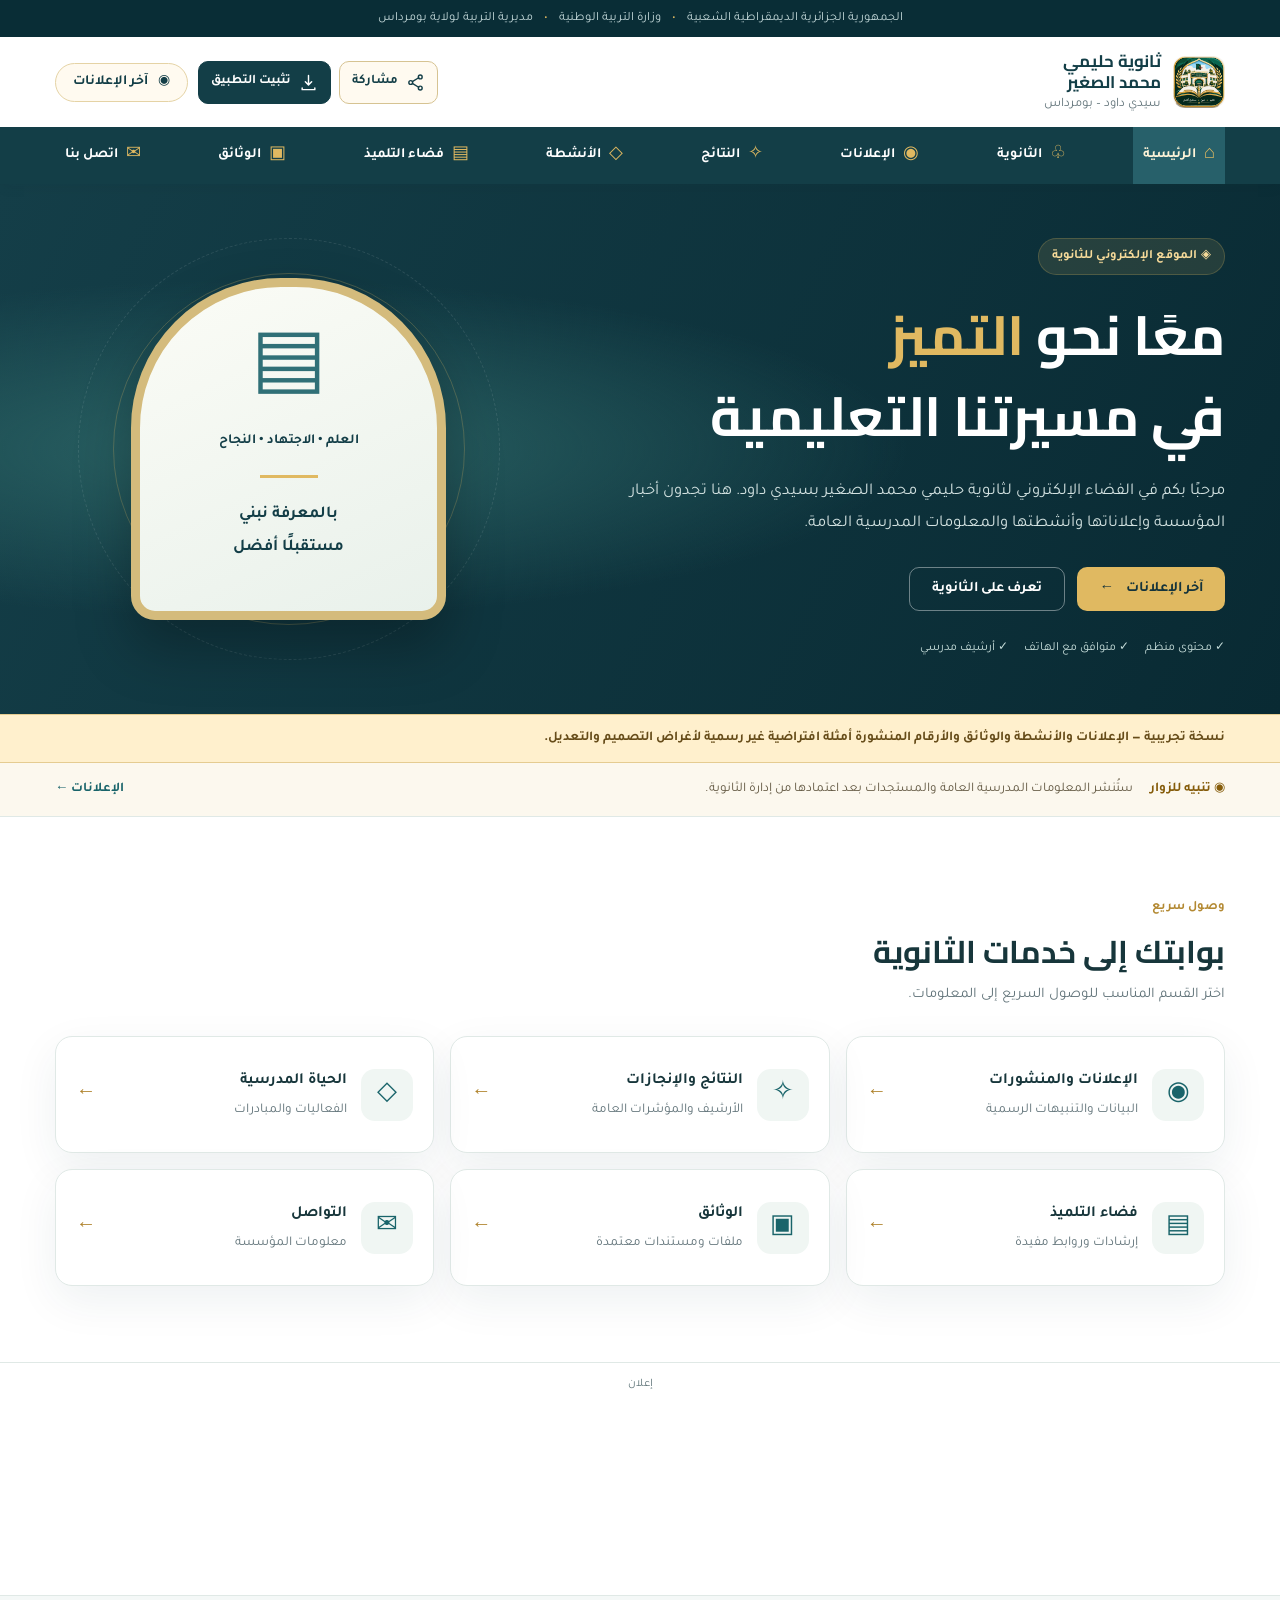
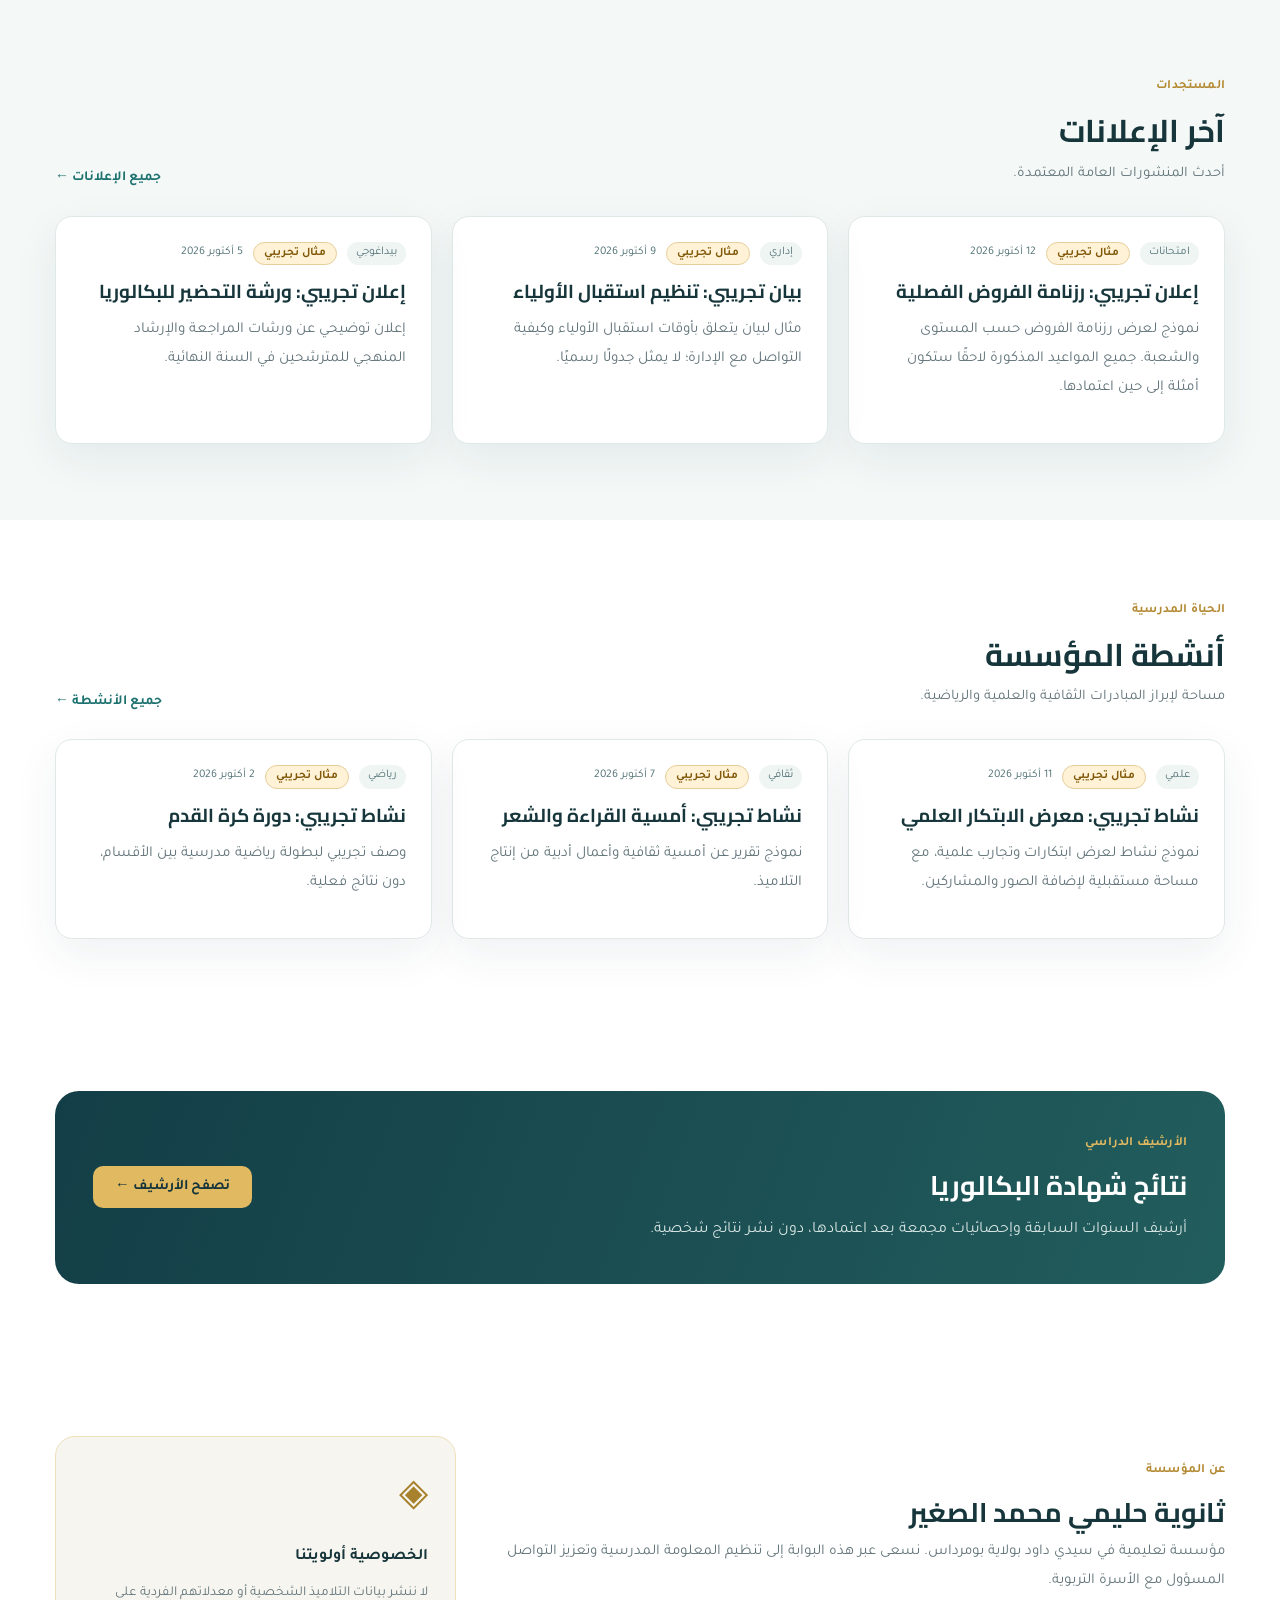
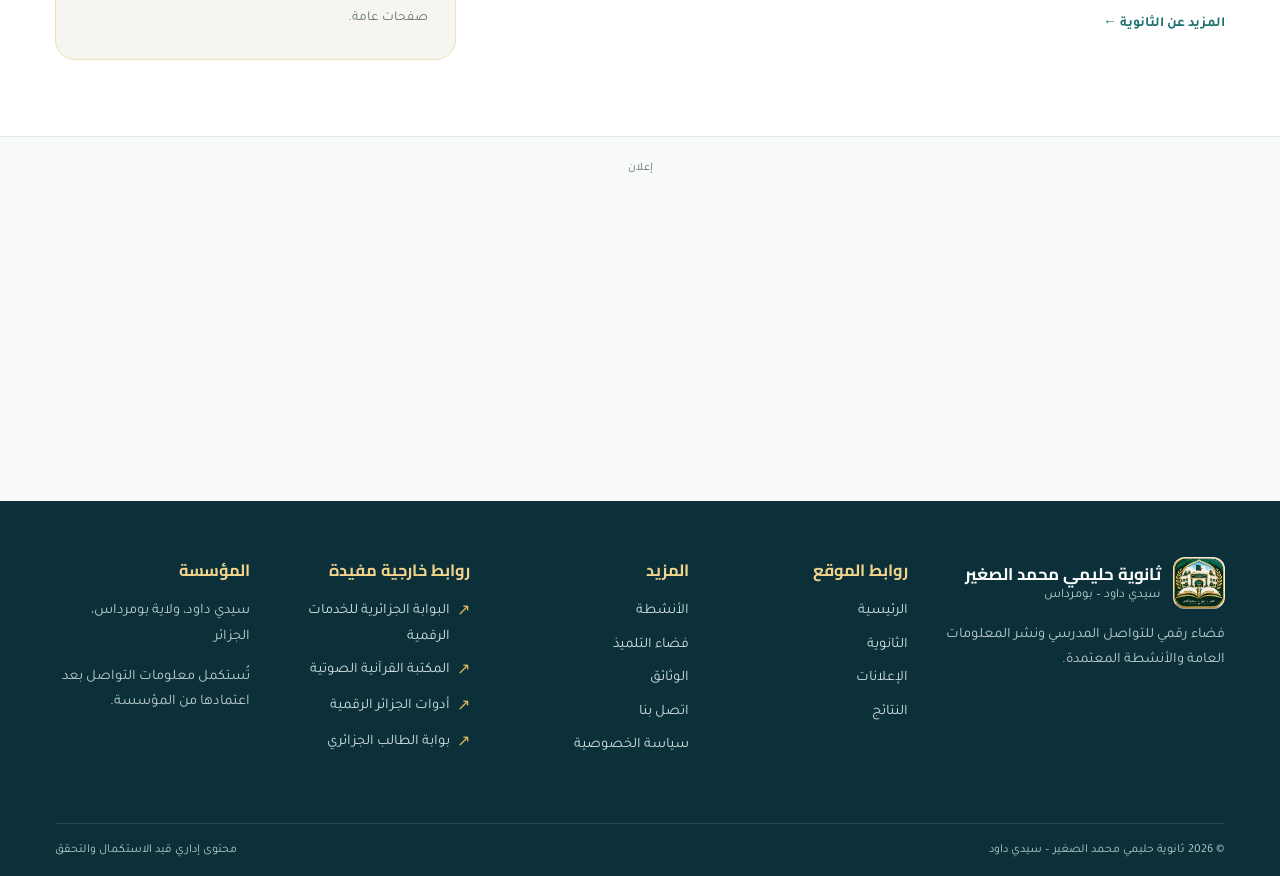
<file: index.html>
<!doctype html><html lang="ar" dir="rtl"><head><meta charset="utf-8"><meta name="viewport" content="width=device-width,initial-scale=1"><meta name="theme-color" content="#133e47"><meta name="color-scheme" content="light"><meta name="description" content="ثانوية حليمي محمد الصغير بسيدي داود، بومرداس. تابع الإعلانات والأنشطة والنتائج العامة والوثائق المدرسية."><meta property="og:type" content="website"><meta property="og:locale" content="ar_DZ"><meta property="og:title" content="الرئيسية | ثانوية حليمي محمد الصغير – سيدي داود"><meta property="og:description" content="ثانوية حليمي محمد الصغير بسيدي داود، بومرداس. تابع الإعلانات والأنشطة والنتائج العامة والوثائق المدرسية."><meta property="og:url" content="https://imadtbn.github.io/sididaoud-bac2025/index.html">
<meta property="og:site_name" content="ثانوية حليمي محمد الصغير – سيدي داود">
<meta property="og:image" content="https://imadtbn.github.io/sididaoud-bac2025/assets/icons/school-emblem-512.png">
<meta property="og:image:secure_url" content="https://imadtbn.github.io/sididaoud-bac2025/assets/icons/school-emblem-512.png">
<meta property="og:image:type" content="image/png">
<meta property="og:image:width" content="512">
<meta property="og:image:height" content="512">
<meta property="og:image:alt" content="شعار ثانوية حليمي محمد الصغير – سيدي داود: مبنى مدرسي وعلم الجزائر وكتاب مفتوح">
<meta name="twitter:card" content="summary">
<meta name="twitter:title" content="الرئيسية | ثانوية حليمي محمد الصغير – سيدي داود">
<meta name="twitter:description" content="ثانوية حليمي محمد الصغير بسيدي داود، بومرداس. تابع الإعلانات والأنشطة والنتائج العامة والوثائق المدرسية.">
<meta name="twitter:image" content="https://imadtbn.github.io/sididaoud-bac2025/assets/icons/school-emblem-512.png">
<meta name="twitter:image:alt" content="شعار ثانوية حليمي محمد الصغير – سيدي داود: مبنى مدرسي وعلم الجزائر وكتاب مفتوح"><link rel="canonical" href="https://imadtbn.github.io/sididaoud-bac2025/index.html"><link rel="icon" href="assets/icons/school-emblem-48.png" type="image/png" sizes="48x48"><link rel="apple-touch-icon" href="assets/icons/school-emblem-192.png"><link rel="manifest" href="manifest.webmanifest"><link rel="preconnect" href="https://fonts.googleapis.com">
<link rel="preconnect" href="https://fonts.gstatic.com" crossorigin>
<link href="https://fonts.googleapis.com/css2?family=Cairo:wght@600;700;800&amp;family=Tajawal:wght@400;500;700&amp;display=swap" rel="stylesheet">
<link rel="stylesheet" href="assets/css/main.css"><title>الرئيسية | ثانوية حليمي محمد الصغير – سيدي داود</title><script defer src="assets/js/main.js"></script><script defer src="assets/js/site-actions.js"></script><script async src="https://pagead2.googlesyndication.com/pagead/js/adsbygoogle.js?client=ca-pub-5656416032906373" crossorigin="anonymous"></script><script defer src="assets/js/ads.js"></script><script type="application/ld+json">{"@context":"https://schema.org","@type":"WebSite","name":"ثانوية حليمي محمد الصغير – سيدي داود","url":"https://imadtbn.github.io/sididaoud-bac2025/","inLanguage":"ar"}</script></head>
<body data-page="home"><a href="#main" class="skip-link">تجاوز إلى المحتوى</a>
<header class="site-header"><div class="gov-line"><div class="container">الجمهورية الجزائرية الديمقراطية الشعبية <span>•</span> وزارة التربية الوطنية <span>•</span> مديرية التربية لولاية بومرداس</div></div>
<div class="container masthead"><a href="index.html" class="brand" aria-label="الصفحة الرئيسية"><span class="brand-emblem brand-emblem--image"><img src="assets/icons/school-emblem-192.png" width="48" height="48" alt="" decoding="async"></span><span><strong><span class="brand-title-line">ثانوية حليمي</span><span class="brand-title-line">محمد الصغير</span></strong><small>سيدي داود – بومرداس</small></span></a><div class="head-actions"><div class="site-action-buttons">
<button class="site-action-button" id="site-share" type="button" aria-label="مشاركة الموقع" title="مشاركة الموقع"><svg viewBox="0 0 24 24" width="19" height="19" fill="none" stroke="currentColor" stroke-width="1.8" stroke-linecap="round" stroke-linejoin="round" aria-hidden="true"><circle cx="18" cy="5" r="2.4"/><circle cx="6" cy="12" r="2.4"/><circle cx="18" cy="19" r="2.4"/><path d="M8 11 16 6M8 13l8 5"/></svg><span>مشاركة</span></button>
<button class="site-action-button action-install" id="site-install" type="button" aria-label="تثبيت الموقع" title="تثبيت الموقع"><svg viewBox="0 0 24 24" width="19" height="19" fill="none" stroke="currentColor" stroke-width="1.8" stroke-linecap="round" stroke-linejoin="round" aria-hidden="true"><path d="M12 3v12m-4-4 4 4 4-4M4 19v2h16v-2"/></svg><span id="install-label">تثبيت التطبيق</span></button>
</div><a class="header-shortcut" href="announcements.html">◉ <span>آخر الإعلانات</span></a><button class="mobile-toggle" type="button" id="nav-toggle" aria-controls="mobile-menu" aria-expanded="false" aria-label="فتح القائمة"><span>☰</span></button></div></div>
<nav class="desktop-nav" aria-label="التنقل الرئيسي"><div class="container nav-list"><a class="nav-item" href="index.html"><span class="nav-symbol" aria-hidden="true">⌂</span>الرئيسية</a><a class="nav-item" href="about.html"><span class="nav-symbol" aria-hidden="true">♧</span>الثانوية</a><a class="nav-item" href="announcements.html"><span class="nav-symbol" aria-hidden="true">◉</span>الإعلانات</a><a class="nav-item" href="results.html"><span class="nav-symbol" aria-hidden="true">✧</span>النتائج</a><a class="nav-item" href="activities.html"><span class="nav-symbol" aria-hidden="true">◇</span>الأنشطة</a><a class="nav-item" href="students.html"><span class="nav-symbol" aria-hidden="true">▤</span>فضاء التلميذ</a><a class="nav-item" href="documents.html"><span class="nav-symbol" aria-hidden="true">▣</span>الوثائق</a><a class="nav-item" href="contact.html"><span class="nav-symbol" aria-hidden="true">✉</span>اتصل بنا</a></div></nav>
<nav class="mobile-menu" id="mobile-menu" aria-label="قائمة الهاتف" inert><div class="menu-heading"><strong>القائمة الرئيسية</strong><button id="nav-close" aria-label="إغلاق القائمة" type="button">×</button></div><a class="nav-item" href="index.html"><span class="nav-symbol" aria-hidden="true">⌂</span>الرئيسية</a><a class="nav-item" href="about.html"><span class="nav-symbol" aria-hidden="true">♧</span>الثانوية</a><a class="nav-item" href="announcements.html"><span class="nav-symbol" aria-hidden="true">◉</span>الإعلانات</a><a class="nav-item" href="results.html"><span class="nav-symbol" aria-hidden="true">✧</span>النتائج</a><a class="nav-item" href="activities.html"><span class="nav-symbol" aria-hidden="true">◇</span>الأنشطة</a><a class="nav-item" href="students.html"><span class="nav-symbol" aria-hidden="true">▤</span>فضاء التلميذ</a><a class="nav-item" href="documents.html"><span class="nav-symbol" aria-hidden="true">▣</span>الوثائق</a><a class="nav-item" href="contact.html"><span class="nav-symbol" aria-hidden="true">✉</span>اتصل بنا</a><a class="nav-item" href="privacy.html">◈ سياسة الخصوصية</a></nav><button id="nav-overlay" class="nav-overlay" tabindex="-1" aria-label="إغلاق القائمة"></button></header>
<main id="main" class="home-main">
<section id="home-hero" class="hero"><div class="container hero-grid"><div class="hero-content"><span class="hero-chip">◈ الموقع الإلكتروني للثانوية</span><h1>معًا نحو <em>التميز</em><br>في مسيرتنا التعليمية</h1><p>مرحبًا بكم في الفضاء الإلكتروني لثانوية حليمي محمد الصغير بسيدي داود. هنا تجدون أخبار المؤسسة وإعلاناتها وأنشطتها والمعلومات المدرسية العامة.</p><div class="hero-buttons"><a class="button button-gold" href="announcements.html">آخر الإعلانات <span aria-hidden="true">←</span></a><a class="button button-border" href="about.html">تعرف على الثانوية</a></div><div class="hero-perks"><span>✓ محتوى منظم</span><span>✓ متوافق مع الهاتف</span><span>✓ أرشيف مدرسي</span></div></div><div class="hero-visual" aria-hidden="true"><div class="visual-frame"><span class="visual-book">▤</span><div class="visual-motto">العلم • الاجتهاد • النجاح</div><div class="visual-line"></div><p>بالمعرفة نبني<br>مستقبلًا أفضل</p></div></div></div></section>
<section class="banner"><div class="container banner-inner"><strong>◉ تنبيه للزوار</strong><p>ستُنشر المعلومات المدرسية العامة والمستجدات بعد اعتمادها من إدارة الثانوية.</p><a href="announcements.html">الإعلانات ←</a></div></section>
<section class="container section"><div class="section-heading"><div><span class="eyebrow">وصول سريع</span><h2>بوابتك إلى خدمات الثانوية</h2><p>اختر القسم المناسب للوصول السريع إلى المعلومات.</p></div></div><div class="links-grid"><a class="link-card" href="announcements.html"><span class="feature-icon" aria-hidden="true">◉</span><span><strong>الإعلانات والمنشورات</strong><small>البيانات والتنبيهات الرسمية</small></span><span class="link-arrow" aria-hidden="true">←</span></a><a class="link-card" href="results.html"><span class="feature-icon" aria-hidden="true">✧</span><span><strong>النتائج والإنجازات</strong><small>الأرشيف والمؤشرات العامة</small></span><span class="link-arrow" aria-hidden="true">←</span></a><a class="link-card" href="activities.html"><span class="feature-icon" aria-hidden="true">◇</span><span><strong>الحياة المدرسية</strong><small>الفعاليات والمبادرات</small></span><span class="link-arrow" aria-hidden="true">←</span></a><a class="link-card" href="students.html"><span class="feature-icon" aria-hidden="true">▤</span><span><strong>فضاء التلميذ</strong><small>إرشادات وروابط مفيدة</small></span><span class="link-arrow" aria-hidden="true">←</span></a><a class="link-card" href="documents.html"><span class="feature-icon" aria-hidden="true">▣</span><span><strong>الوثائق</strong><small>ملفات ومستندات معتمدة</small></span><span class="link-arrow" aria-hidden="true">←</span></a><a class="link-card" href="contact.html"><span class="feature-icon" aria-hidden="true">✉</span><span><strong>التواصل</strong><small>معلومات المؤسسة</small></span><span class="link-arrow" aria-hidden="true">←</span></a></div></section>
<aside class="ad-placement ad-placement--in-content" data-ad-placement="fluid" aria-label="إعلان">
<div class="ad-placement__inner">
<div class="ad-placement__label" aria-hidden="true">إعلان</div>
<div class="ad-placement__creative">
<ins class="adsbygoogle"
 style="display:block"
 data-ad-format="fluid"
 data-ad-layout-key="-fr+57+4a-dc+8g"
 data-ad-client="ca-pub-5656416032906373"
 data-ad-slot="7867079394"></ins>
</div>
</div>
</aside>
<section class="section section-tint"><div class="container"><div class="section-heading"><div><span class="eyebrow">المستجدات</span><h2>آخر الإعلانات</h2><p>أحدث المنشورات العامة المعتمدة.</p></div><a class="inline-link" href="announcements.html">جميع الإعلانات ←</a></div><div id="home-announcements" class="items-grid" aria-live="polite"><div class="empty-state"><div class="empty-icon" aria-hidden="true">▤</div><h3>لا توجد إعلانات منشورة حاليًا</h3><p>ستُعرض المواد هنا بعد مراجعتها واعتماد نشرها من إدارة المؤسسة.</p></div></div></div></section>
<section class="section container"><div class="section-heading"><div><span class="eyebrow">الحياة المدرسية</span><h2>أنشطة المؤسسة</h2><p>مساحة لإبراز المبادرات الثقافية والعلمية والرياضية.</p></div><a class="inline-link" href="activities.html">جميع الأنشطة ←</a></div><div id="home-activities" class="items-grid" aria-live="polite"><div class="empty-state"><div class="empty-icon" aria-hidden="true">▤</div><h3>لا توجد أنشطة منشورة حاليًا</h3><p>ستُعرض المواد هنا بعد مراجعتها واعتماد نشرها من إدارة المؤسسة.</p></div></div></section>
<section class="section container"><div class="cta"><div><span class="eyebrow">الأرشيف الدراسي</span><h2>نتائج شهادة البكالوريا</h2><p>أرشيف السنوات السابقة وإحصائيات مجمعة بعد اعتمادها، دون نشر نتائج شخصية.</p></div><a class="button button-gold" href="results.html">تصفح الأرشيف ←</a></div></section>
<section class="section container"><div class="about-strip"><div><span class="eyebrow">عن المؤسسة</span><h2>ثانوية حليمي محمد الصغير</h2><p>مؤسسة تعليمية في سيدي داود بولاية بومرداس. نسعى عبر هذه البوابة إلى تنظيم المعلومة المدرسية وتعزيز التواصل المسؤول مع الأسرة التربوية.</p><a class="inline-link" href="about.html">المزيد عن الثانوية ←</a></div><aside class="about-callout"><span>◈</span><strong>الخصوصية أولويتنا</strong><p>لا ننشر بيانات التلاميذ الشخصية أو معدلاتهم الفردية على صفحات عامة.</p></aside></div></section>
</main>
<aside class="ad-placement ad-placement--before-footer" data-ad-placement="auto" aria-label="إعلان">
<div class="ad-placement__inner">
<div class="ad-placement__label" aria-hidden="true">إعلان</div>
<div class="ad-placement__creative">
<ins class="adsbygoogle"
 style="display:block"
 data-ad-client="ca-pub-5656416032906373"
 data-ad-slot="3143411927"
 data-ad-format="auto"
 data-full-width-responsive="true"></ins>
</div>
</div>
</aside>
<footer class="footer"><div class="container footer-main"><div class="footer-brand"><a href="index.html" class="brand"><span class="brand-emblem brand-emblem--image"><img src="assets/icons/school-emblem-192.png" width="48" height="48" alt="" decoding="async"></span><span><strong>ثانوية حليمي محمد الصغير</strong><small>سيدي داود – بومرداس</small></span></a><p>فضاء رقمي للتواصل المدرسي ونشر المعلومات العامة والأنشطة المعتمدة.</p></div><div><h2>روابط الموقع</h2><a href="index.html">الرئيسية</a><a href="about.html">الثانوية</a><a href="announcements.html">الإعلانات</a><a href="results.html">النتائج</a></div><div><h2>المزيد</h2><a href="activities.html">الأنشطة</a><a href="students.html">فضاء التلميذ</a><a href="documents.html">الوثائق</a><a href="contact.html">اتصل بنا</a><a href="privacy.html">سياسة الخصوصية</a></div><div class="footer-external"><h2>روابط خارجية مفيدة</h2>
<a href="https://imadtbn.github.io/dz_portal/" target="_blank" rel="noopener noreferrer"><span aria-hidden="true">↗</span> البوابة الجزائرية للخدمات الرقمية</a>
<a href="https://imadtbn.github.io/quran-mp3/" target="_blank" rel="noopener noreferrer"><span aria-hidden="true">↗</span> المكتبة القرآنية الصوتية</a>
<a href="https://imadtbn.github.io/tools-dz/" target="_blank" rel="noopener noreferrer"><span aria-hidden="true">↗</span> أدوات الجزائر الرقمية</a>
<a href="https://imadtbn.github.io/student-dz/" target="_blank" rel="noopener noreferrer"><span aria-hidden="true">↗</span> بوابة الطالب الجزائري</a>
</div><div><h2>المؤسسة</h2><p>سيدي داود، ولاية بومرداس، الجزائر</p><p class="footer-caption">تُستكمل معلومات التواصل بعد اعتمادها من المؤسسة.</p></div></div><div class="container footer-bottom"><span>© <span id="year">2026</span> ثانوية حليمي محمد الصغير – سيدي داود</span><span>محتوى إداري قيد الاستكمال والتحقق</span></div></footer></body></html>
</file>
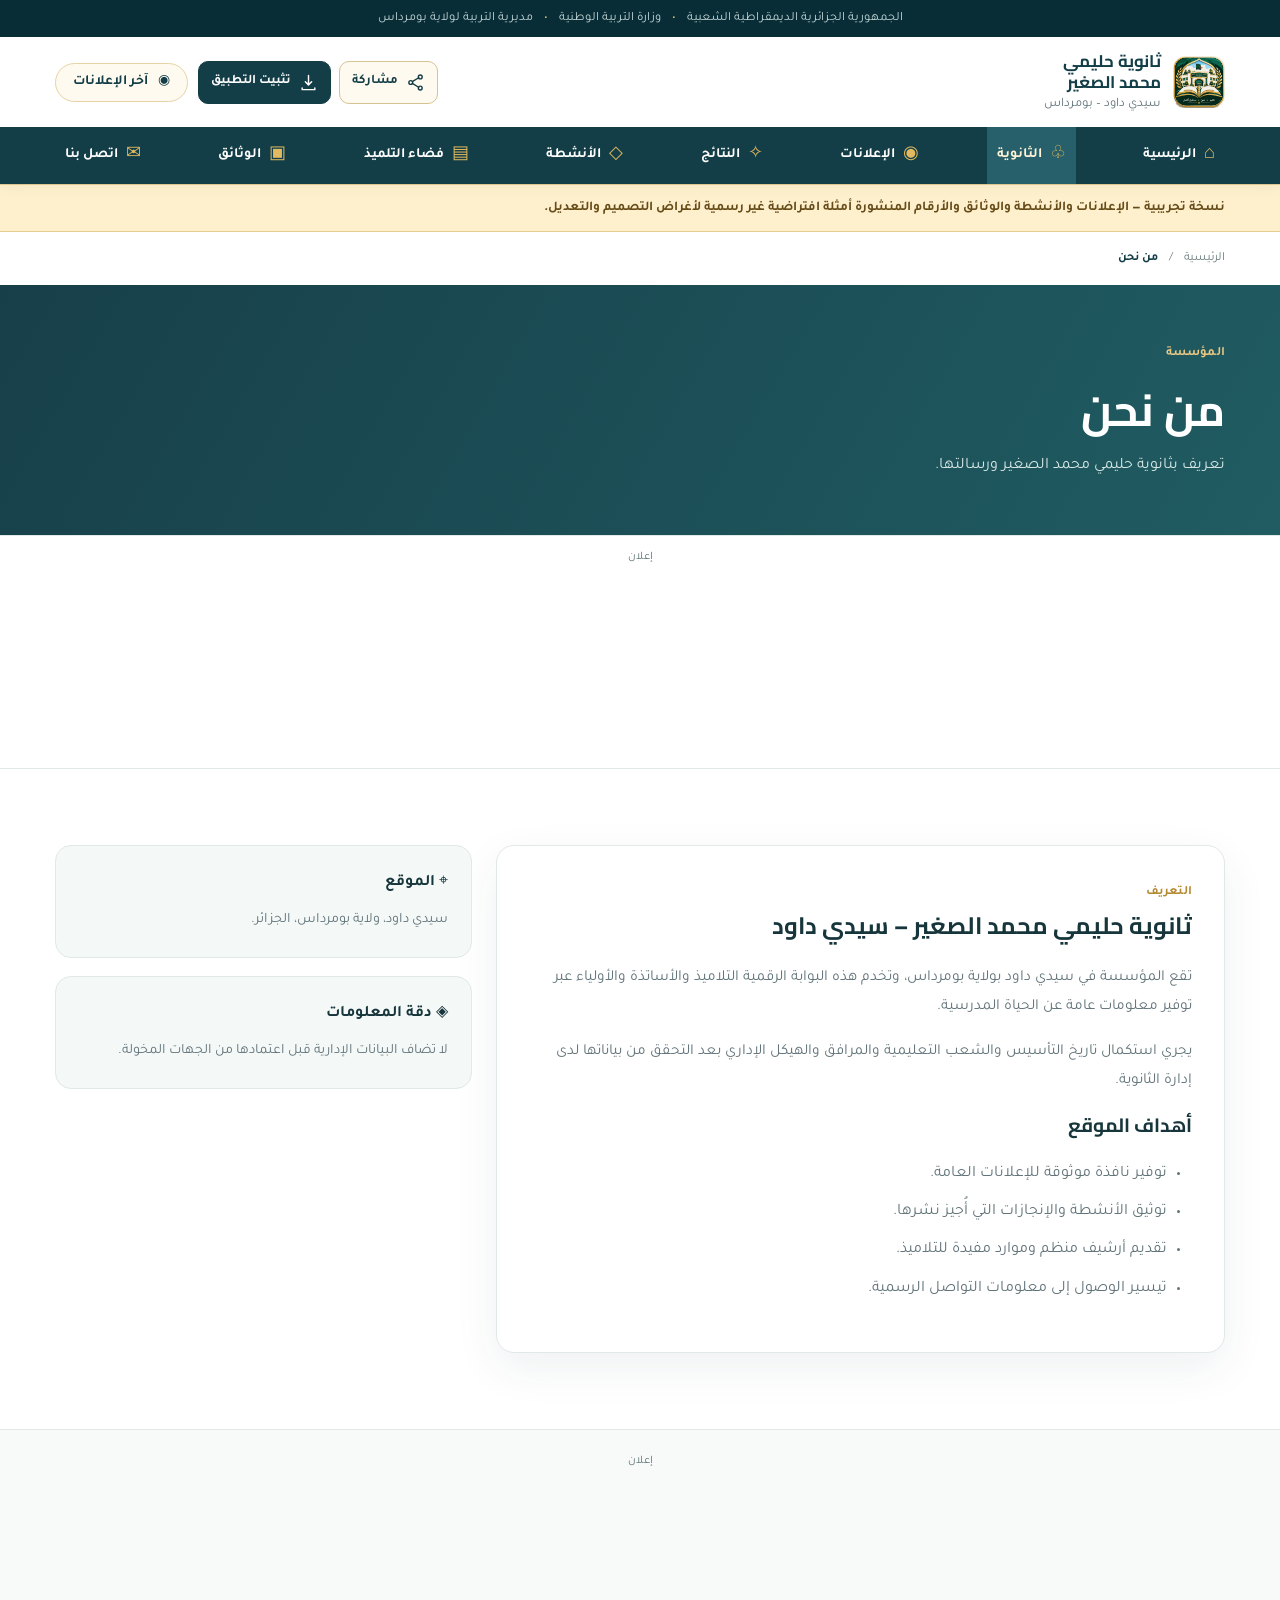
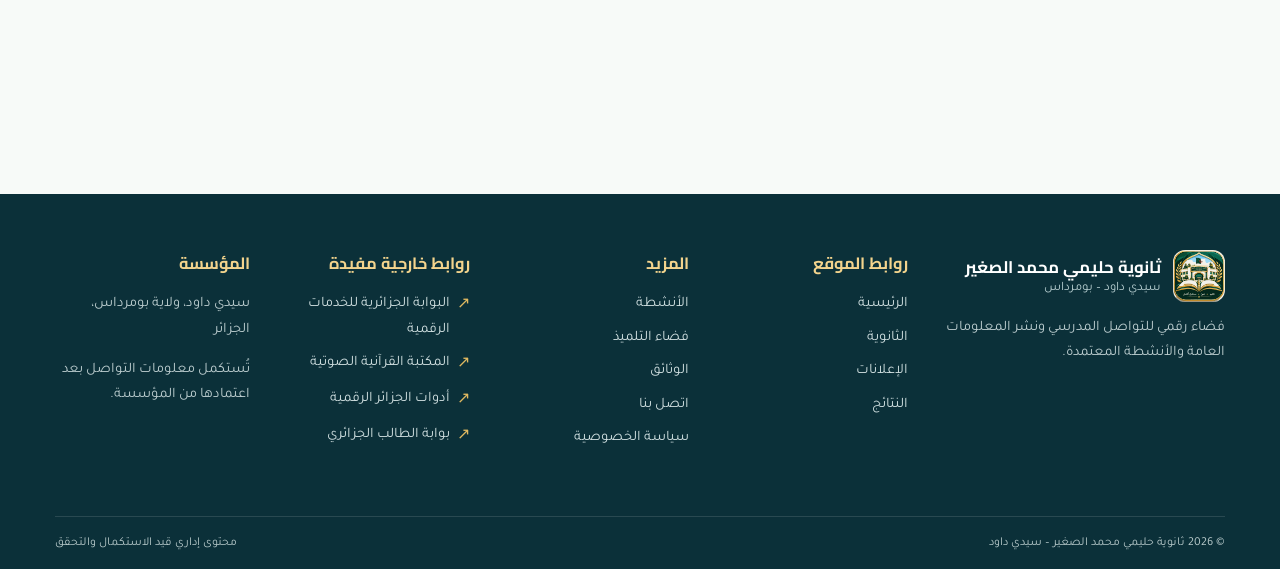
<file: about.html>
<!doctype html><html lang="ar" dir="rtl"><head><meta charset="utf-8"><meta name="viewport" content="width=device-width,initial-scale=1"><meta name="theme-color" content="#133e47"><meta name="color-scheme" content="light"><meta name="description" content="تعرف على ثانوية حليمي محمد الصغير بسيدي داود، ومهمتها وإطارها التعليمي."><meta property="og:type" content="website"><meta property="og:locale" content="ar_DZ"><meta property="og:title" content="من نحن | ثانوية حليمي محمد الصغير – سيدي داود"><meta property="og:description" content="تعرف على ثانوية حليمي محمد الصغير بسيدي داود، ومهمتها وإطارها التعليمي."><meta property="og:url" content="https://imadtbn.github.io/sididaoud-bac2025/about.html">
<meta property="og:site_name" content="ثانوية حليمي محمد الصغير – سيدي داود">
<meta property="og:image" content="https://imadtbn.github.io/sididaoud-bac2025/assets/icons/school-emblem-512.png">
<meta property="og:image:secure_url" content="https://imadtbn.github.io/sididaoud-bac2025/assets/icons/school-emblem-512.png">
<meta property="og:image:type" content="image/png">
<meta property="og:image:width" content="512">
<meta property="og:image:height" content="512">
<meta property="og:image:alt" content="شعار ثانوية حليمي محمد الصغير – سيدي داود: مبنى مدرسي وعلم الجزائر وكتاب مفتوح">
<meta name="twitter:card" content="summary">
<meta name="twitter:title" content="من نحن | ثانوية حليمي محمد الصغير – سيدي داود">
<meta name="twitter:description" content="تعرف على ثانوية حليمي محمد الصغير بسيدي داود، ومهمتها وإطارها التعليمي.">
<meta name="twitter:image" content="https://imadtbn.github.io/sididaoud-bac2025/assets/icons/school-emblem-512.png">
<meta name="twitter:image:alt" content="شعار ثانوية حليمي محمد الصغير – سيدي داود: مبنى مدرسي وعلم الجزائر وكتاب مفتوح"><link rel="canonical" href="https://imadtbn.github.io/sididaoud-bac2025/about.html"><link rel="icon" href="assets/icons/school-emblem-48.png" type="image/png" sizes="48x48"><link rel="apple-touch-icon" href="assets/icons/school-emblem-192.png"><link rel="manifest" href="manifest.webmanifest"><link rel="preconnect" href="https://fonts.googleapis.com">
<link rel="preconnect" href="https://fonts.gstatic.com" crossorigin>
<link href="https://fonts.googleapis.com/css2?family=Cairo:wght@600;700;800&amp;family=Tajawal:wght@400;500;700&amp;display=swap" rel="stylesheet">
<link rel="stylesheet" href="assets/css/main.css"><title>من نحن | ثانوية حليمي محمد الصغير – سيدي داود</title><script defer src="assets/js/main.js"></script><script defer src="assets/js/site-actions.js"></script><script async src="https://pagead2.googlesyndication.com/pagead/js/adsbygoogle.js?client=ca-pub-5656416032906373" crossorigin="anonymous"></script><script defer src="assets/js/ads.js"></script><script type="application/ld+json">{"@context":"https://schema.org","@type":"WebSite","name":"ثانوية حليمي محمد الصغير – سيدي داود","url":"https://imadtbn.github.io/sididaoud-bac2025/","inLanguage":"ar"}</script></head>
<body data-page=""><a href="#main" class="skip-link">تجاوز إلى المحتوى</a>
<header class="site-header"><div class="gov-line"><div class="container">الجمهورية الجزائرية الديمقراطية الشعبية <span>•</span> وزارة التربية الوطنية <span>•</span> مديرية التربية لولاية بومرداس</div></div>
<div class="container masthead"><a href="index.html" class="brand" aria-label="الصفحة الرئيسية"><span class="brand-emblem brand-emblem--image"><img src="assets/icons/school-emblem-192.png" width="48" height="48" alt="" decoding="async"></span><span><strong><span class="brand-title-line">ثانوية حليمي</span><span class="brand-title-line">محمد الصغير</span></strong><small>سيدي داود – بومرداس</small></span></a><div class="head-actions"><div class="site-action-buttons">
<button class="site-action-button" id="site-share" type="button" aria-label="مشاركة الموقع" title="مشاركة الموقع"><svg viewBox="0 0 24 24" width="19" height="19" fill="none" stroke="currentColor" stroke-width="1.8" stroke-linecap="round" stroke-linejoin="round" aria-hidden="true"><circle cx="18" cy="5" r="2.4"/><circle cx="6" cy="12" r="2.4"/><circle cx="18" cy="19" r="2.4"/><path d="M8 11 16 6M8 13l8 5"/></svg><span>مشاركة</span></button>
<button class="site-action-button action-install" id="site-install" type="button" aria-label="تثبيت الموقع" title="تثبيت الموقع"><svg viewBox="0 0 24 24" width="19" height="19" fill="none" stroke="currentColor" stroke-width="1.8" stroke-linecap="round" stroke-linejoin="round" aria-hidden="true"><path d="M12 3v12m-4-4 4 4 4-4M4 19v2h16v-2"/></svg><span id="install-label">تثبيت التطبيق</span></button>
</div><a class="header-shortcut" href="announcements.html">◉ <span>آخر الإعلانات</span></a><button class="mobile-toggle" type="button" id="nav-toggle" aria-controls="mobile-menu" aria-expanded="false" aria-label="فتح القائمة"><span>☰</span></button></div></div>
<nav class="desktop-nav" aria-label="التنقل الرئيسي"><div class="container nav-list"><a class="nav-item" href="index.html"><span class="nav-symbol" aria-hidden="true">⌂</span>الرئيسية</a><a class="nav-item" href="about.html"><span class="nav-symbol" aria-hidden="true">♧</span>الثانوية</a><a class="nav-item" href="announcements.html"><span class="nav-symbol" aria-hidden="true">◉</span>الإعلانات</a><a class="nav-item" href="results.html"><span class="nav-symbol" aria-hidden="true">✧</span>النتائج</a><a class="nav-item" href="activities.html"><span class="nav-symbol" aria-hidden="true">◇</span>الأنشطة</a><a class="nav-item" href="students.html"><span class="nav-symbol" aria-hidden="true">▤</span>فضاء التلميذ</a><a class="nav-item" href="documents.html"><span class="nav-symbol" aria-hidden="true">▣</span>الوثائق</a><a class="nav-item" href="contact.html"><span class="nav-symbol" aria-hidden="true">✉</span>اتصل بنا</a></div></nav>
<nav class="mobile-menu" id="mobile-menu" aria-label="قائمة الهاتف" inert><div class="menu-heading"><strong>القائمة الرئيسية</strong><button id="nav-close" aria-label="إغلاق القائمة" type="button">×</button></div><a class="nav-item" href="index.html"><span class="nav-symbol" aria-hidden="true">⌂</span>الرئيسية</a><a class="nav-item" href="about.html"><span class="nav-symbol" aria-hidden="true">♧</span>الثانوية</a><a class="nav-item" href="announcements.html"><span class="nav-symbol" aria-hidden="true">◉</span>الإعلانات</a><a class="nav-item" href="results.html"><span class="nav-symbol" aria-hidden="true">✧</span>النتائج</a><a class="nav-item" href="activities.html"><span class="nav-symbol" aria-hidden="true">◇</span>الأنشطة</a><a class="nav-item" href="students.html"><span class="nav-symbol" aria-hidden="true">▤</span>فضاء التلميذ</a><a class="nav-item" href="documents.html"><span class="nav-symbol" aria-hidden="true">▣</span>الوثائق</a><a class="nav-item" href="contact.html"><span class="nav-symbol" aria-hidden="true">✉</span>اتصل بنا</a><a class="nav-item" href="privacy.html">◈ سياسة الخصوصية</a></nav><button id="nav-overlay" class="nav-overlay" tabindex="-1" aria-label="إغلاق القائمة"></button></header>
<main id="main"><nav class="crumb container" aria-label="مسار التنقل"><a href="index.html">الرئيسية</a><span>/</span><span aria-current="page">من نحن</span></nav><section class="subhero"><div class="container"><span class="eyebrow">المؤسسة</span><h1>من نحن</h1><p>تعريف بثانوية حليمي محمد الصغير ورسالتها.</p></div></section>
<aside class="ad-placement ad-placement--in-content" data-ad-placement="fluid" aria-label="إعلان">
<div class="ad-placement__inner">
<div class="ad-placement__label" aria-hidden="true">إعلان</div>
<div class="ad-placement__creative">
<ins class="adsbygoogle"
 style="display:block"
 data-ad-format="fluid"
 data-ad-layout-key="-fr+57+4a-dc+8g"
 data-ad-client="ca-pub-5656416032906373"
 data-ad-slot="7867079394"></ins>
</div>
</div>
</aside><section class="container section split"><article class="paper"><span class="eyebrow">التعريف</span><h2>ثانوية حليمي محمد الصغير – سيدي داود</h2><p>تقع المؤسسة في سيدي داود بولاية بومرداس، وتخدم هذه البوابة الرقمية التلاميذ والأساتذة والأولياء عبر توفير معلومات عامة عن الحياة المدرسية.</p><p>يجري استكمال تاريخ التأسيس والشعب التعليمية والمرافق والهيكل الإداري بعد التحقق من بياناتها لدى إدارة الثانوية.</p><h3>أهداف الموقع</h3><ul class="tick-list"><li>توفير نافذة موثوقة للإعلانات العامة.</li><li>توثيق الأنشطة والإنجازات التي أُجيز نشرها.</li><li>تقديم أرشيف منظم وموارد مفيدة للتلاميذ.</li><li>تيسير الوصول إلى معلومات التواصل الرسمية.</li></ul></article><aside class="side-column"><div class="mini-panel"><strong>⌖ الموقع</strong><p>سيدي داود، ولاية بومرداس، الجزائر.</p></div><div class="mini-panel"><strong>◈ دقة المعلومات</strong><p>لا تضاف البيانات الإدارية قبل اعتمادها من الجهات المخولة.</p></div></aside></section></main>
<aside class="ad-placement ad-placement--before-footer" data-ad-placement="auto" aria-label="إعلان">
<div class="ad-placement__inner">
<div class="ad-placement__label" aria-hidden="true">إعلان</div>
<div class="ad-placement__creative">
<ins class="adsbygoogle"
 style="display:block"
 data-ad-client="ca-pub-5656416032906373"
 data-ad-slot="3143411927"
 data-ad-format="auto"
 data-full-width-responsive="true"></ins>
</div>
</div>
</aside>
<footer class="footer"><div class="container footer-main"><div class="footer-brand"><a href="index.html" class="brand"><span class="brand-emblem brand-emblem--image"><img src="assets/icons/school-emblem-192.png" width="48" height="48" alt="" decoding="async"></span><span><strong>ثانوية حليمي محمد الصغير</strong><small>سيدي داود – بومرداس</small></span></a><p>فضاء رقمي للتواصل المدرسي ونشر المعلومات العامة والأنشطة المعتمدة.</p></div><div><h2>روابط الموقع</h2><a href="index.html">الرئيسية</a><a href="about.html">الثانوية</a><a href="announcements.html">الإعلانات</a><a href="results.html">النتائج</a></div><div><h2>المزيد</h2><a href="activities.html">الأنشطة</a><a href="students.html">فضاء التلميذ</a><a href="documents.html">الوثائق</a><a href="contact.html">اتصل بنا</a><a href="privacy.html">سياسة الخصوصية</a></div><div class="footer-external"><h2>روابط خارجية مفيدة</h2>
<a href="https://imadtbn.github.io/dz_portal/" target="_blank" rel="noopener noreferrer"><span aria-hidden="true">↗</span> البوابة الجزائرية للخدمات الرقمية</a>
<a href="https://imadtbn.github.io/quran-mp3/" target="_blank" rel="noopener noreferrer"><span aria-hidden="true">↗</span> المكتبة القرآنية الصوتية</a>
<a href="https://imadtbn.github.io/tools-dz/" target="_blank" rel="noopener noreferrer"><span aria-hidden="true">↗</span> أدوات الجزائر الرقمية</a>
<a href="https://imadtbn.github.io/student-dz/" target="_blank" rel="noopener noreferrer"><span aria-hidden="true">↗</span> بوابة الطالب الجزائري</a>
</div><div><h2>المؤسسة</h2><p>سيدي داود، ولاية بومرداس، الجزائر</p><p class="footer-caption">تُستكمل معلومات التواصل بعد اعتمادها من المؤسسة.</p></div></div><div class="container footer-bottom"><span>© <span id="year">2026</span> ثانوية حليمي محمد الصغير – سيدي داود</span><span>محتوى إداري قيد الاستكمال والتحقق</span></div></footer></body></html>
</file>
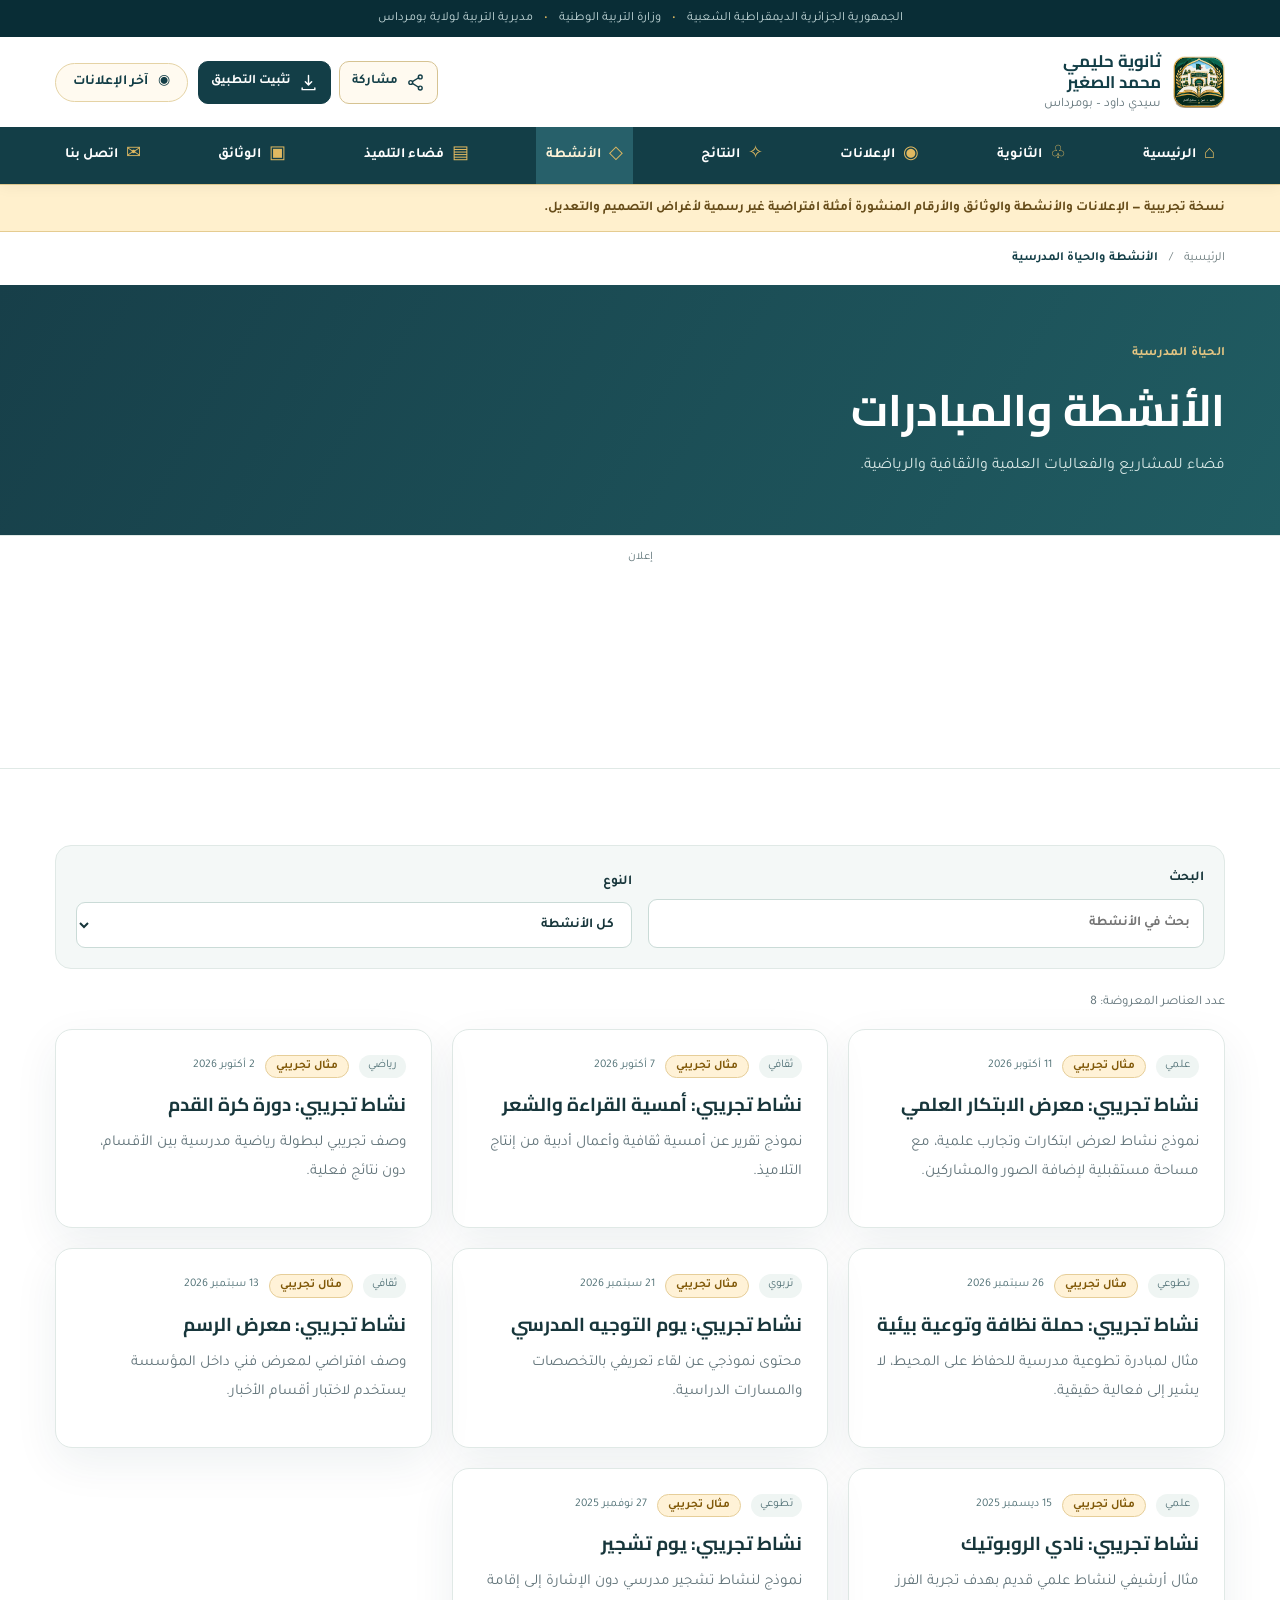
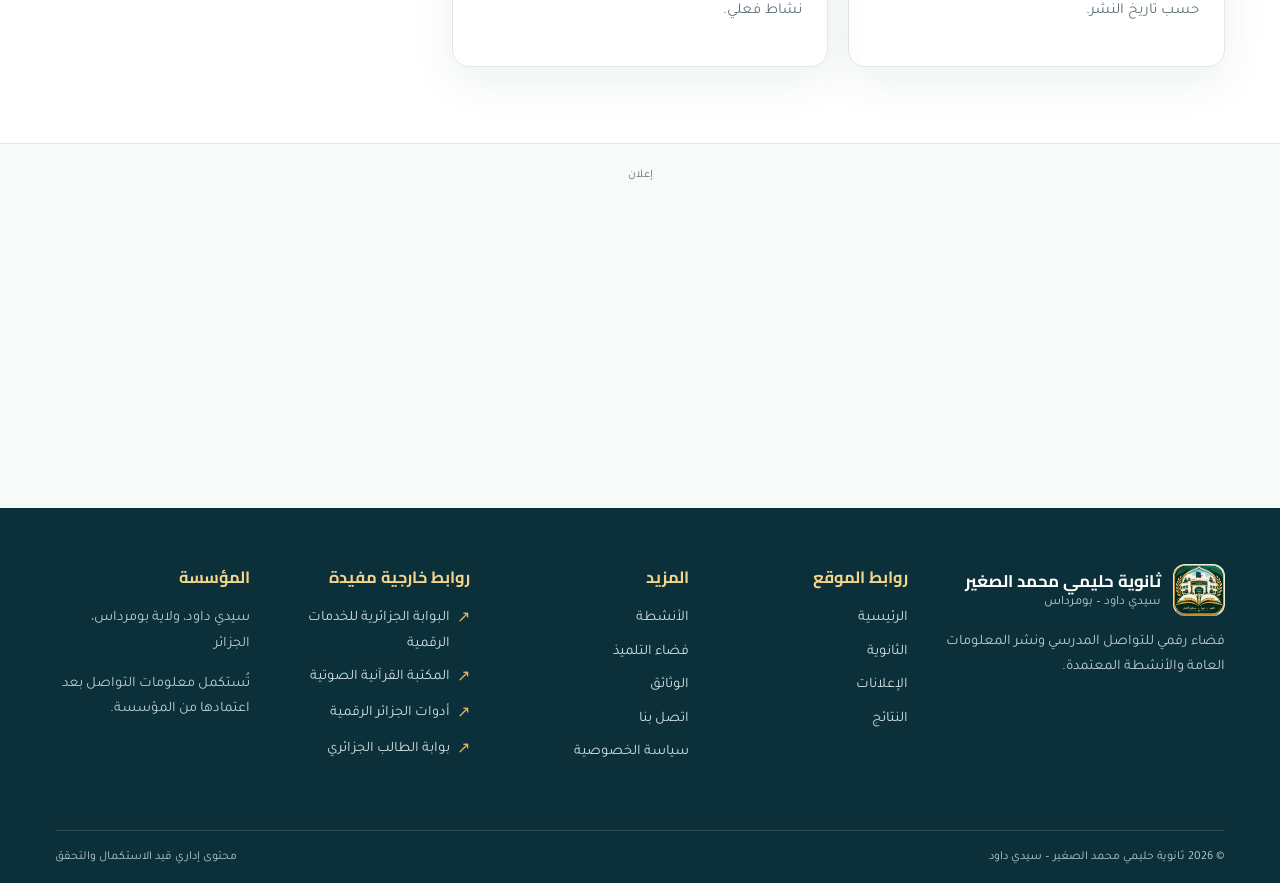
<file: activities.html>
<!doctype html><html lang="ar" dir="rtl"><head><meta charset="utf-8"><meta name="viewport" content="width=device-width,initial-scale=1"><meta name="theme-color" content="#133e47"><meta name="color-scheme" content="light"><meta name="description" content="الأنشطة العلمية والثقافية والرياضية والفعاليات المدرسية بثانوية سيدي داود."><meta property="og:type" content="website"><meta property="og:locale" content="ar_DZ"><meta property="og:title" content="الأنشطة والحياة المدرسية | ثانوية حليمي محمد الصغير – سيدي داود"><meta property="og:description" content="الأنشطة العلمية والثقافية والرياضية والفعاليات المدرسية بثانوية سيدي داود."><meta property="og:url" content="https://imadtbn.github.io/sididaoud-bac2025/activities.html">
<meta property="og:site_name" content="ثانوية حليمي محمد الصغير – سيدي داود">
<meta property="og:image" content="https://imadtbn.github.io/sididaoud-bac2025/assets/icons/school-emblem-512.png">
<meta property="og:image:secure_url" content="https://imadtbn.github.io/sididaoud-bac2025/assets/icons/school-emblem-512.png">
<meta property="og:image:type" content="image/png">
<meta property="og:image:width" content="512">
<meta property="og:image:height" content="512">
<meta property="og:image:alt" content="شعار ثانوية حليمي محمد الصغير – سيدي داود: مبنى مدرسي وعلم الجزائر وكتاب مفتوح">
<meta name="twitter:card" content="summary">
<meta name="twitter:title" content="الأنشطة والحياة المدرسية | ثانوية حليمي محمد الصغير – سيدي داود">
<meta name="twitter:description" content="الأنشطة العلمية والثقافية والرياضية والفعاليات المدرسية بثانوية سيدي داود.">
<meta name="twitter:image" content="https://imadtbn.github.io/sididaoud-bac2025/assets/icons/school-emblem-512.png">
<meta name="twitter:image:alt" content="شعار ثانوية حليمي محمد الصغير – سيدي داود: مبنى مدرسي وعلم الجزائر وكتاب مفتوح"><link rel="canonical" href="https://imadtbn.github.io/sididaoud-bac2025/activities.html"><link rel="icon" href="assets/icons/school-emblem-48.png" type="image/png" sizes="48x48"><link rel="apple-touch-icon" href="assets/icons/school-emblem-192.png"><link rel="manifest" href="manifest.webmanifest"><link rel="preconnect" href="https://fonts.googleapis.com">
<link rel="preconnect" href="https://fonts.gstatic.com" crossorigin>
<link href="https://fonts.googleapis.com/css2?family=Cairo:wght@600;700;800&amp;family=Tajawal:wght@400;500;700&amp;display=swap" rel="stylesheet">
<link rel="stylesheet" href="assets/css/main.css"><title>الأنشطة والحياة المدرسية | ثانوية حليمي محمد الصغير – سيدي داود</title><script defer src="assets/js/main.js"></script><script defer src="assets/js/site-actions.js"></script><script async src="https://pagead2.googlesyndication.com/pagead/js/adsbygoogle.js?client=ca-pub-5656416032906373" crossorigin="anonymous"></script><script defer src="assets/js/ads.js"></script><script type="application/ld+json">{"@context":"https://schema.org","@type":"WebSite","name":"ثانوية حليمي محمد الصغير – سيدي داود","url":"https://imadtbn.github.io/sididaoud-bac2025/","inLanguage":"ar"}</script></head>
<body data-page="activities"><a href="#main" class="skip-link">تجاوز إلى المحتوى</a>
<header class="site-header"><div class="gov-line"><div class="container">الجمهورية الجزائرية الديمقراطية الشعبية <span>•</span> وزارة التربية الوطنية <span>•</span> مديرية التربية لولاية بومرداس</div></div>
<div class="container masthead"><a href="index.html" class="brand" aria-label="الصفحة الرئيسية"><span class="brand-emblem brand-emblem--image"><img src="assets/icons/school-emblem-192.png" width="48" height="48" alt="" decoding="async"></span><span><strong><span class="brand-title-line">ثانوية حليمي</span><span class="brand-title-line">محمد الصغير</span></strong><small>سيدي داود – بومرداس</small></span></a><div class="head-actions"><div class="site-action-buttons">
<button class="site-action-button" id="site-share" type="button" aria-label="مشاركة الموقع" title="مشاركة الموقع"><svg viewBox="0 0 24 24" width="19" height="19" fill="none" stroke="currentColor" stroke-width="1.8" stroke-linecap="round" stroke-linejoin="round" aria-hidden="true"><circle cx="18" cy="5" r="2.4"/><circle cx="6" cy="12" r="2.4"/><circle cx="18" cy="19" r="2.4"/><path d="M8 11 16 6M8 13l8 5"/></svg><span>مشاركة</span></button>
<button class="site-action-button action-install" id="site-install" type="button" aria-label="تثبيت الموقع" title="تثبيت الموقع"><svg viewBox="0 0 24 24" width="19" height="19" fill="none" stroke="currentColor" stroke-width="1.8" stroke-linecap="round" stroke-linejoin="round" aria-hidden="true"><path d="M12 3v12m-4-4 4 4 4-4M4 19v2h16v-2"/></svg><span id="install-label">تثبيت التطبيق</span></button>
</div><a class="header-shortcut" href="announcements.html">◉ <span>آخر الإعلانات</span></a><button class="mobile-toggle" type="button" id="nav-toggle" aria-controls="mobile-menu" aria-expanded="false" aria-label="فتح القائمة"><span>☰</span></button></div></div>
<nav class="desktop-nav" aria-label="التنقل الرئيسي"><div class="container nav-list"><a class="nav-item" href="index.html"><span class="nav-symbol" aria-hidden="true">⌂</span>الرئيسية</a><a class="nav-item" href="about.html"><span class="nav-symbol" aria-hidden="true">♧</span>الثانوية</a><a class="nav-item" href="announcements.html"><span class="nav-symbol" aria-hidden="true">◉</span>الإعلانات</a><a class="nav-item" href="results.html"><span class="nav-symbol" aria-hidden="true">✧</span>النتائج</a><a class="nav-item" href="activities.html"><span class="nav-symbol" aria-hidden="true">◇</span>الأنشطة</a><a class="nav-item" href="students.html"><span class="nav-symbol" aria-hidden="true">▤</span>فضاء التلميذ</a><a class="nav-item" href="documents.html"><span class="nav-symbol" aria-hidden="true">▣</span>الوثائق</a><a class="nav-item" href="contact.html"><span class="nav-symbol" aria-hidden="true">✉</span>اتصل بنا</a></div></nav>
<nav class="mobile-menu" id="mobile-menu" aria-label="قائمة الهاتف" inert><div class="menu-heading"><strong>القائمة الرئيسية</strong><button id="nav-close" aria-label="إغلاق القائمة" type="button">×</button></div><a class="nav-item" href="index.html"><span class="nav-symbol" aria-hidden="true">⌂</span>الرئيسية</a><a class="nav-item" href="about.html"><span class="nav-symbol" aria-hidden="true">♧</span>الثانوية</a><a class="nav-item" href="announcements.html"><span class="nav-symbol" aria-hidden="true">◉</span>الإعلانات</a><a class="nav-item" href="results.html"><span class="nav-symbol" aria-hidden="true">✧</span>النتائج</a><a class="nav-item" href="activities.html"><span class="nav-symbol" aria-hidden="true">◇</span>الأنشطة</a><a class="nav-item" href="students.html"><span class="nav-symbol" aria-hidden="true">▤</span>فضاء التلميذ</a><a class="nav-item" href="documents.html"><span class="nav-symbol" aria-hidden="true">▣</span>الوثائق</a><a class="nav-item" href="contact.html"><span class="nav-symbol" aria-hidden="true">✉</span>اتصل بنا</a><a class="nav-item" href="privacy.html">◈ سياسة الخصوصية</a></nav><button id="nav-overlay" class="nav-overlay" tabindex="-1" aria-label="إغلاق القائمة"></button></header>
<main id="main"><nav class="crumb container" aria-label="مسار التنقل"><a href="index.html">الرئيسية</a><span>/</span><span aria-current="page">الأنشطة والحياة المدرسية</span></nav><section class="subhero"><div class="container"><span class="eyebrow">الحياة المدرسية</span><h1>الأنشطة والمبادرات</h1><p>فضاء للمشاريع والفعاليات العلمية والثقافية والرياضية.</p></div></section>
<aside class="ad-placement ad-placement--in-content" data-ad-placement="fluid" aria-label="إعلان">
<div class="ad-placement__inner">
<div class="ad-placement__label" aria-hidden="true">إعلان</div>
<div class="ad-placement__creative">
<ins class="adsbygoogle"
 style="display:block"
 data-ad-format="fluid"
 data-ad-layout-key="-fr+57+4a-dc+8g"
 data-ad-client="ca-pub-5656416032906373"
 data-ad-slot="7867079394"></ins>
</div>
</div>
</aside><section class="container section"><div class="filter-panel"><label>البحث<input type="search" id="activity-search" placeholder="بحث في الأنشطة"></label><label>النوع<select id="activity-category"><option value="">كل الأنشطة</option><option>علمي</option><option>ثقافي</option><option>رياضي</option><option>تطوعي</option><option>تربوي</option></select></label></div><p class="counter" id="activity-count" role="status"></p><div class="items-grid" id="activities-list" aria-live="polite"><div class="empty-state"><div class="empty-icon" aria-hidden="true">▤</div><h3>لا توجد أنشطة منشورة حاليًا</h3><p>ستُعرض المواد هنا بعد مراجعتها واعتماد نشرها من إدارة المؤسسة.</p></div></div></section></main>
<aside class="ad-placement ad-placement--before-footer" data-ad-placement="auto" aria-label="إعلان">
<div class="ad-placement__inner">
<div class="ad-placement__label" aria-hidden="true">إعلان</div>
<div class="ad-placement__creative">
<ins class="adsbygoogle"
 style="display:block"
 data-ad-client="ca-pub-5656416032906373"
 data-ad-slot="3143411927"
 data-ad-format="auto"
 data-full-width-responsive="true"></ins>
</div>
</div>
</aside>
<footer class="footer"><div class="container footer-main"><div class="footer-brand"><a href="index.html" class="brand"><span class="brand-emblem brand-emblem--image"><img src="assets/icons/school-emblem-192.png" width="48" height="48" alt="" decoding="async"></span><span><strong>ثانوية حليمي محمد الصغير</strong><small>سيدي داود – بومرداس</small></span></a><p>فضاء رقمي للتواصل المدرسي ونشر المعلومات العامة والأنشطة المعتمدة.</p></div><div><h2>روابط الموقع</h2><a href="index.html">الرئيسية</a><a href="about.html">الثانوية</a><a href="announcements.html">الإعلانات</a><a href="results.html">النتائج</a></div><div><h2>المزيد</h2><a href="activities.html">الأنشطة</a><a href="students.html">فضاء التلميذ</a><a href="documents.html">الوثائق</a><a href="contact.html">اتصل بنا</a><a href="privacy.html">سياسة الخصوصية</a></div><div class="footer-external"><h2>روابط خارجية مفيدة</h2>
<a href="https://imadtbn.github.io/dz_portal/" target="_blank" rel="noopener noreferrer"><span aria-hidden="true">↗</span> البوابة الجزائرية للخدمات الرقمية</a>
<a href="https://imadtbn.github.io/quran-mp3/" target="_blank" rel="noopener noreferrer"><span aria-hidden="true">↗</span> المكتبة القرآنية الصوتية</a>
<a href="https://imadtbn.github.io/tools-dz/" target="_blank" rel="noopener noreferrer"><span aria-hidden="true">↗</span> أدوات الجزائر الرقمية</a>
<a href="https://imadtbn.github.io/student-dz/" target="_blank" rel="noopener noreferrer"><span aria-hidden="true">↗</span> بوابة الطالب الجزائري</a>
</div><div><h2>المؤسسة</h2><p>سيدي داود، ولاية بومرداس، الجزائر</p><p class="footer-caption">تُستكمل معلومات التواصل بعد اعتمادها من المؤسسة.</p></div></div><div class="container footer-bottom"><span>© <span id="year">2026</span> ثانوية حليمي محمد الصغير – سيدي داود</span><span>محتوى إداري قيد الاستكمال والتحقق</span></div></footer></body></html>
</file>
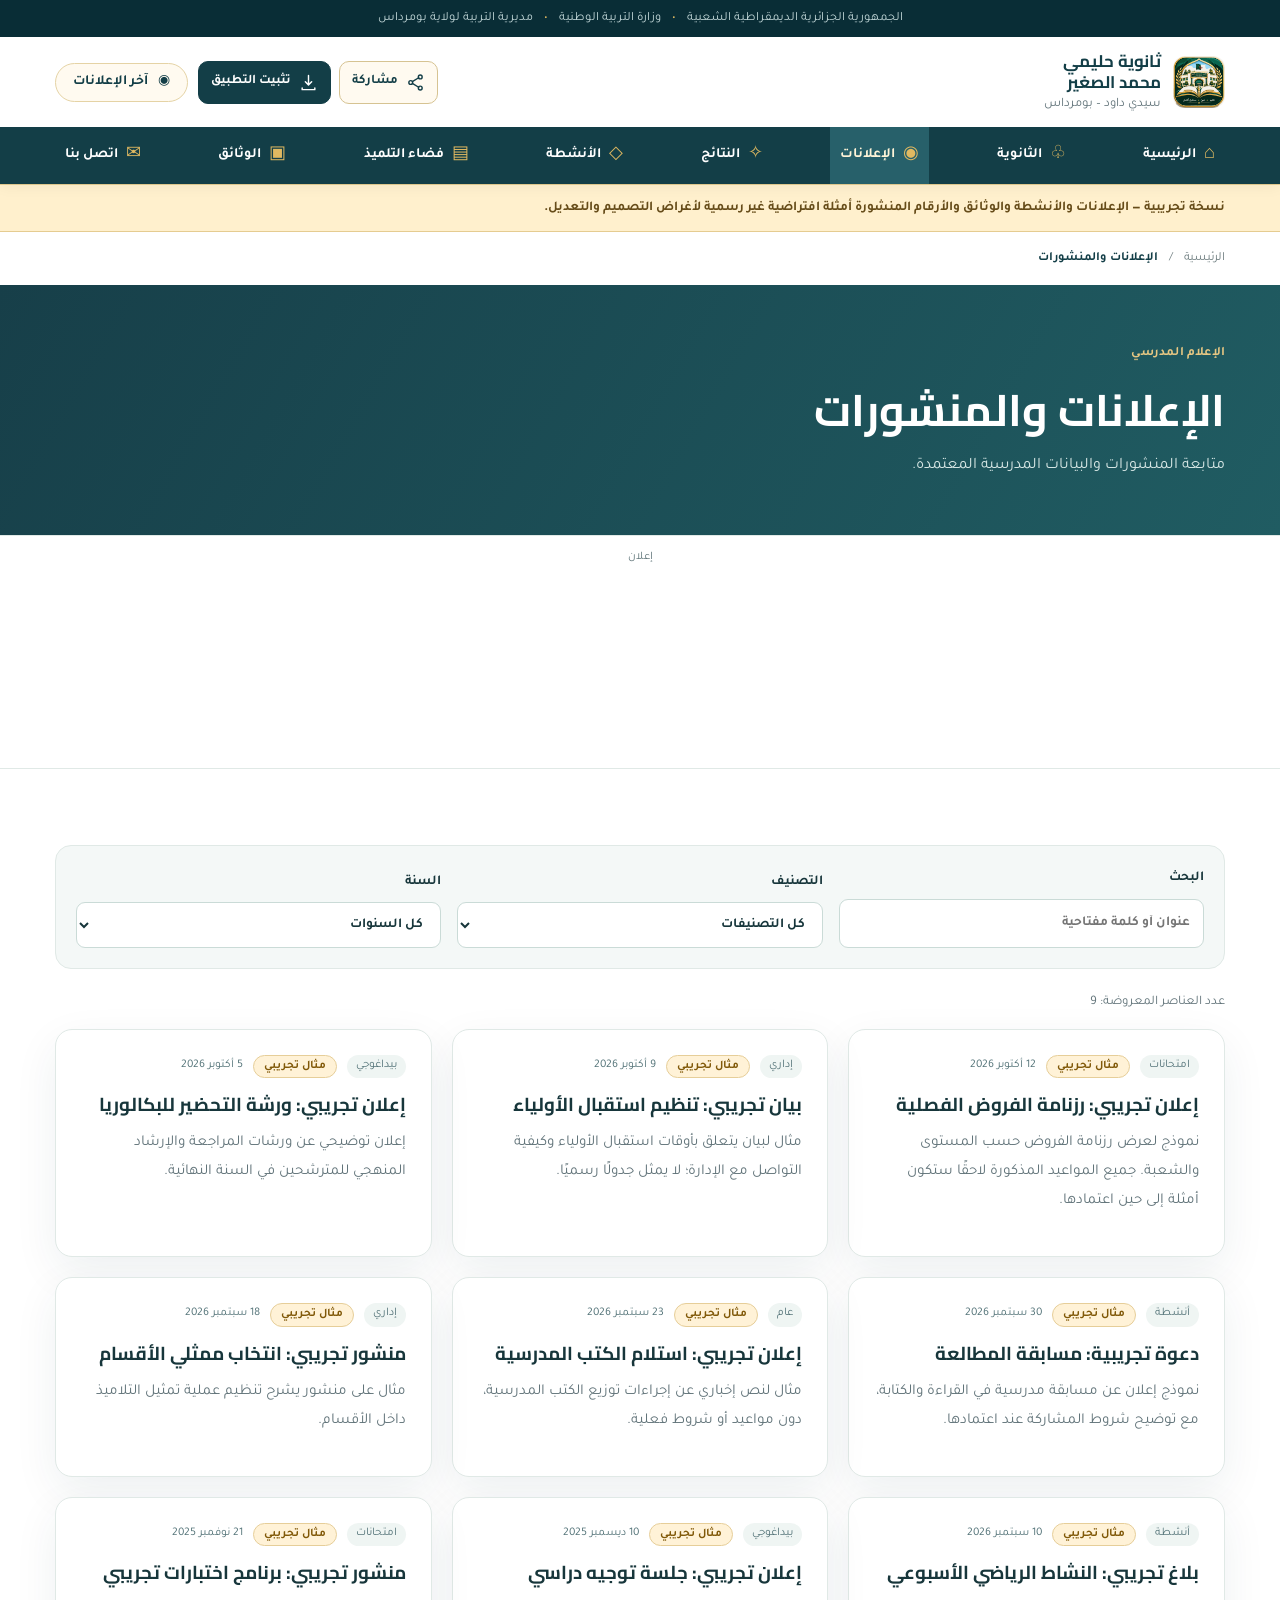
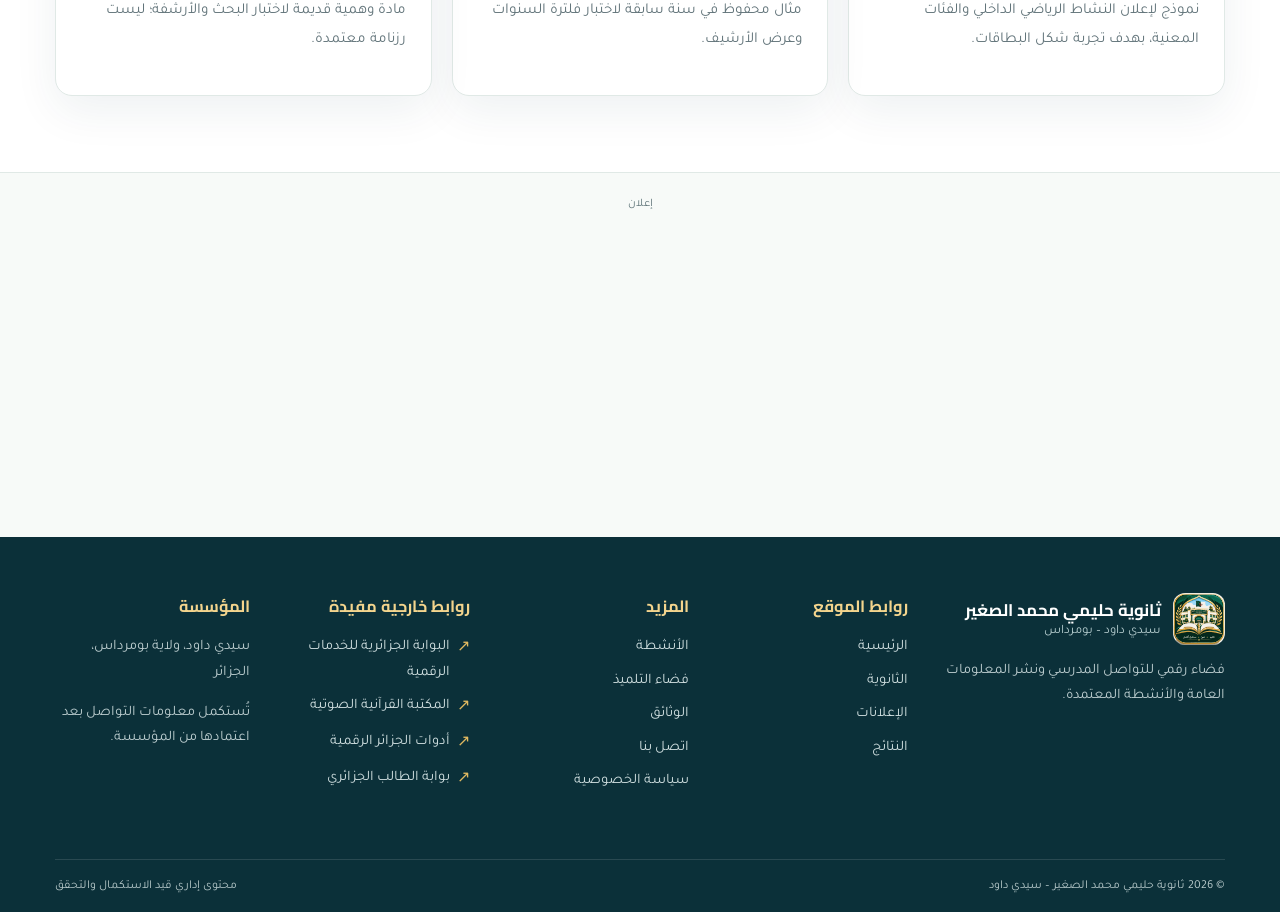
<file: announcements.html>
<!doctype html><html lang="ar" dir="rtl"><head><meta charset="utf-8"><meta name="viewport" content="width=device-width,initial-scale=1"><meta name="theme-color" content="#133e47"><meta name="color-scheme" content="light"><meta name="description" content="الإعلانات البيداغوجية والإدارية لثانوية حليمي محمد الصغير بسيدي داود."><meta property="og:type" content="website"><meta property="og:locale" content="ar_DZ"><meta property="og:title" content="الإعلانات والمنشورات | ثانوية حليمي محمد الصغير – سيدي داود"><meta property="og:description" content="الإعلانات البيداغوجية والإدارية لثانوية حليمي محمد الصغير بسيدي داود."><meta property="og:url" content="https://imadtbn.github.io/sididaoud-bac2025/announcements.html">
<meta property="og:site_name" content="ثانوية حليمي محمد الصغير – سيدي داود">
<meta property="og:image" content="https://imadtbn.github.io/sididaoud-bac2025/assets/icons/school-emblem-512.png">
<meta property="og:image:secure_url" content="https://imadtbn.github.io/sididaoud-bac2025/assets/icons/school-emblem-512.png">
<meta property="og:image:type" content="image/png">
<meta property="og:image:width" content="512">
<meta property="og:image:height" content="512">
<meta property="og:image:alt" content="شعار ثانوية حليمي محمد الصغير – سيدي داود: مبنى مدرسي وعلم الجزائر وكتاب مفتوح">
<meta name="twitter:card" content="summary">
<meta name="twitter:title" content="الإعلانات والمنشورات | ثانوية حليمي محمد الصغير – سيدي داود">
<meta name="twitter:description" content="الإعلانات البيداغوجية والإدارية لثانوية حليمي محمد الصغير بسيدي داود.">
<meta name="twitter:image" content="https://imadtbn.github.io/sididaoud-bac2025/assets/icons/school-emblem-512.png">
<meta name="twitter:image:alt" content="شعار ثانوية حليمي محمد الصغير – سيدي داود: مبنى مدرسي وعلم الجزائر وكتاب مفتوح"><link rel="canonical" href="https://imadtbn.github.io/sididaoud-bac2025/announcements.html"><link rel="icon" href="assets/icons/school-emblem-48.png" type="image/png" sizes="48x48"><link rel="apple-touch-icon" href="assets/icons/school-emblem-192.png"><link rel="manifest" href="manifest.webmanifest"><link rel="preconnect" href="https://fonts.googleapis.com">
<link rel="preconnect" href="https://fonts.gstatic.com" crossorigin>
<link href="https://fonts.googleapis.com/css2?family=Cairo:wght@600;700;800&amp;family=Tajawal:wght@400;500;700&amp;display=swap" rel="stylesheet">
<link rel="stylesheet" href="assets/css/main.css"><title>الإعلانات والمنشورات | ثانوية حليمي محمد الصغير – سيدي داود</title><script defer src="assets/js/main.js"></script><script defer src="assets/js/site-actions.js"></script><script async src="https://pagead2.googlesyndication.com/pagead/js/adsbygoogle.js?client=ca-pub-5656416032906373" crossorigin="anonymous"></script><script defer src="assets/js/ads.js"></script><script type="application/ld+json">{"@context":"https://schema.org","@type":"WebSite","name":"ثانوية حليمي محمد الصغير – سيدي داود","url":"https://imadtbn.github.io/sididaoud-bac2025/","inLanguage":"ar"}</script></head>
<body data-page="announcements"><a href="#main" class="skip-link">تجاوز إلى المحتوى</a>
<header class="site-header"><div class="gov-line"><div class="container">الجمهورية الجزائرية الديمقراطية الشعبية <span>•</span> وزارة التربية الوطنية <span>•</span> مديرية التربية لولاية بومرداس</div></div>
<div class="container masthead"><a href="index.html" class="brand" aria-label="الصفحة الرئيسية"><span class="brand-emblem brand-emblem--image"><img src="assets/icons/school-emblem-192.png" width="48" height="48" alt="" decoding="async"></span><span><strong><span class="brand-title-line">ثانوية حليمي</span><span class="brand-title-line">محمد الصغير</span></strong><small>سيدي داود – بومرداس</small></span></a><div class="head-actions"><div class="site-action-buttons">
<button class="site-action-button" id="site-share" type="button" aria-label="مشاركة الموقع" title="مشاركة الموقع"><svg viewBox="0 0 24 24" width="19" height="19" fill="none" stroke="currentColor" stroke-width="1.8" stroke-linecap="round" stroke-linejoin="round" aria-hidden="true"><circle cx="18" cy="5" r="2.4"/><circle cx="6" cy="12" r="2.4"/><circle cx="18" cy="19" r="2.4"/><path d="M8 11 16 6M8 13l8 5"/></svg><span>مشاركة</span></button>
<button class="site-action-button action-install" id="site-install" type="button" aria-label="تثبيت الموقع" title="تثبيت الموقع"><svg viewBox="0 0 24 24" width="19" height="19" fill="none" stroke="currentColor" stroke-width="1.8" stroke-linecap="round" stroke-linejoin="round" aria-hidden="true"><path d="M12 3v12m-4-4 4 4 4-4M4 19v2h16v-2"/></svg><span id="install-label">تثبيت التطبيق</span></button>
</div><a class="header-shortcut" href="announcements.html">◉ <span>آخر الإعلانات</span></a><button class="mobile-toggle" type="button" id="nav-toggle" aria-controls="mobile-menu" aria-expanded="false" aria-label="فتح القائمة"><span>☰</span></button></div></div>
<nav class="desktop-nav" aria-label="التنقل الرئيسي"><div class="container nav-list"><a class="nav-item" href="index.html"><span class="nav-symbol" aria-hidden="true">⌂</span>الرئيسية</a><a class="nav-item" href="about.html"><span class="nav-symbol" aria-hidden="true">♧</span>الثانوية</a><a class="nav-item" href="announcements.html"><span class="nav-symbol" aria-hidden="true">◉</span>الإعلانات</a><a class="nav-item" href="results.html"><span class="nav-symbol" aria-hidden="true">✧</span>النتائج</a><a class="nav-item" href="activities.html"><span class="nav-symbol" aria-hidden="true">◇</span>الأنشطة</a><a class="nav-item" href="students.html"><span class="nav-symbol" aria-hidden="true">▤</span>فضاء التلميذ</a><a class="nav-item" href="documents.html"><span class="nav-symbol" aria-hidden="true">▣</span>الوثائق</a><a class="nav-item" href="contact.html"><span class="nav-symbol" aria-hidden="true">✉</span>اتصل بنا</a></div></nav>
<nav class="mobile-menu" id="mobile-menu" aria-label="قائمة الهاتف" inert><div class="menu-heading"><strong>القائمة الرئيسية</strong><button id="nav-close" aria-label="إغلاق القائمة" type="button">×</button></div><a class="nav-item" href="index.html"><span class="nav-symbol" aria-hidden="true">⌂</span>الرئيسية</a><a class="nav-item" href="about.html"><span class="nav-symbol" aria-hidden="true">♧</span>الثانوية</a><a class="nav-item" href="announcements.html"><span class="nav-symbol" aria-hidden="true">◉</span>الإعلانات</a><a class="nav-item" href="results.html"><span class="nav-symbol" aria-hidden="true">✧</span>النتائج</a><a class="nav-item" href="activities.html"><span class="nav-symbol" aria-hidden="true">◇</span>الأنشطة</a><a class="nav-item" href="students.html"><span class="nav-symbol" aria-hidden="true">▤</span>فضاء التلميذ</a><a class="nav-item" href="documents.html"><span class="nav-symbol" aria-hidden="true">▣</span>الوثائق</a><a class="nav-item" href="contact.html"><span class="nav-symbol" aria-hidden="true">✉</span>اتصل بنا</a><a class="nav-item" href="privacy.html">◈ سياسة الخصوصية</a></nav><button id="nav-overlay" class="nav-overlay" tabindex="-1" aria-label="إغلاق القائمة"></button></header>
<main id="main"><nav class="crumb container" aria-label="مسار التنقل"><a href="index.html">الرئيسية</a><span>/</span><span aria-current="page">الإعلانات والمنشورات</span></nav><section class="subhero"><div class="container"><span class="eyebrow">الإعلام المدرسي</span><h1>الإعلانات والمنشورات</h1><p>متابعة المنشورات والبيانات المدرسية المعتمدة.</p></div></section>
<aside class="ad-placement ad-placement--in-content" data-ad-placement="fluid" aria-label="إعلان">
<div class="ad-placement__inner">
<div class="ad-placement__label" aria-hidden="true">إعلان</div>
<div class="ad-placement__creative">
<ins class="adsbygoogle"
 style="display:block"
 data-ad-format="fluid"
 data-ad-layout-key="-fr+57+4a-dc+8g"
 data-ad-client="ca-pub-5656416032906373"
 data-ad-slot="7867079394"></ins>
</div>
</div>
</aside><section class="container section"><div class="filter-panel"><label>البحث<input type="search" id="announcement-search" placeholder="عنوان أو كلمة مفتاحية"></label><label>التصنيف<select id="announcement-category"><option value="">كل التصنيفات</option><option>إداري</option><option>بيداغوجي</option><option>امتحانات</option><option>أنشطة</option><option>عام</option></select></label><label>السنة<select id="announcement-year"><option value="">كل السنوات</option></select></label></div><p class="counter" id="announcement-count" role="status"></p><div id="announcements-list" class="items-grid" aria-live="polite"><div class="empty-state"><div class="empty-icon" aria-hidden="true">▤</div><h3>لا توجد إعلانات منشورة حاليًا</h3><p>ستُعرض المواد هنا بعد مراجعتها واعتماد نشرها من إدارة المؤسسة.</p></div></div></section></main>
<aside class="ad-placement ad-placement--before-footer" data-ad-placement="auto" aria-label="إعلان">
<div class="ad-placement__inner">
<div class="ad-placement__label" aria-hidden="true">إعلان</div>
<div class="ad-placement__creative">
<ins class="adsbygoogle"
 style="display:block"
 data-ad-client="ca-pub-5656416032906373"
 data-ad-slot="3143411927"
 data-ad-format="auto"
 data-full-width-responsive="true"></ins>
</div>
</div>
</aside>
<footer class="footer"><div class="container footer-main"><div class="footer-brand"><a href="index.html" class="brand"><span class="brand-emblem brand-emblem--image"><img src="assets/icons/school-emblem-192.png" width="48" height="48" alt="" decoding="async"></span><span><strong>ثانوية حليمي محمد الصغير</strong><small>سيدي داود – بومرداس</small></span></a><p>فضاء رقمي للتواصل المدرسي ونشر المعلومات العامة والأنشطة المعتمدة.</p></div><div><h2>روابط الموقع</h2><a href="index.html">الرئيسية</a><a href="about.html">الثانوية</a><a href="announcements.html">الإعلانات</a><a href="results.html">النتائج</a></div><div><h2>المزيد</h2><a href="activities.html">الأنشطة</a><a href="students.html">فضاء التلميذ</a><a href="documents.html">الوثائق</a><a href="contact.html">اتصل بنا</a><a href="privacy.html">سياسة الخصوصية</a></div><div class="footer-external"><h2>روابط خارجية مفيدة</h2>
<a href="https://imadtbn.github.io/dz_portal/" target="_blank" rel="noopener noreferrer"><span aria-hidden="true">↗</span> البوابة الجزائرية للخدمات الرقمية</a>
<a href="https://imadtbn.github.io/quran-mp3/" target="_blank" rel="noopener noreferrer"><span aria-hidden="true">↗</span> المكتبة القرآنية الصوتية</a>
<a href="https://imadtbn.github.io/tools-dz/" target="_blank" rel="noopener noreferrer"><span aria-hidden="true">↗</span> أدوات الجزائر الرقمية</a>
<a href="https://imadtbn.github.io/student-dz/" target="_blank" rel="noopener noreferrer"><span aria-hidden="true">↗</span> بوابة الطالب الجزائري</a>
</div><div><h2>المؤسسة</h2><p>سيدي داود، ولاية بومرداس، الجزائر</p><p class="footer-caption">تُستكمل معلومات التواصل بعد اعتمادها من المؤسسة.</p></div></div><div class="container footer-bottom"><span>© <span id="year">2026</span> ثانوية حليمي محمد الصغير – سيدي داود</span><span>محتوى إداري قيد الاستكمال والتحقق</span></div></footer></body></html>
</file>
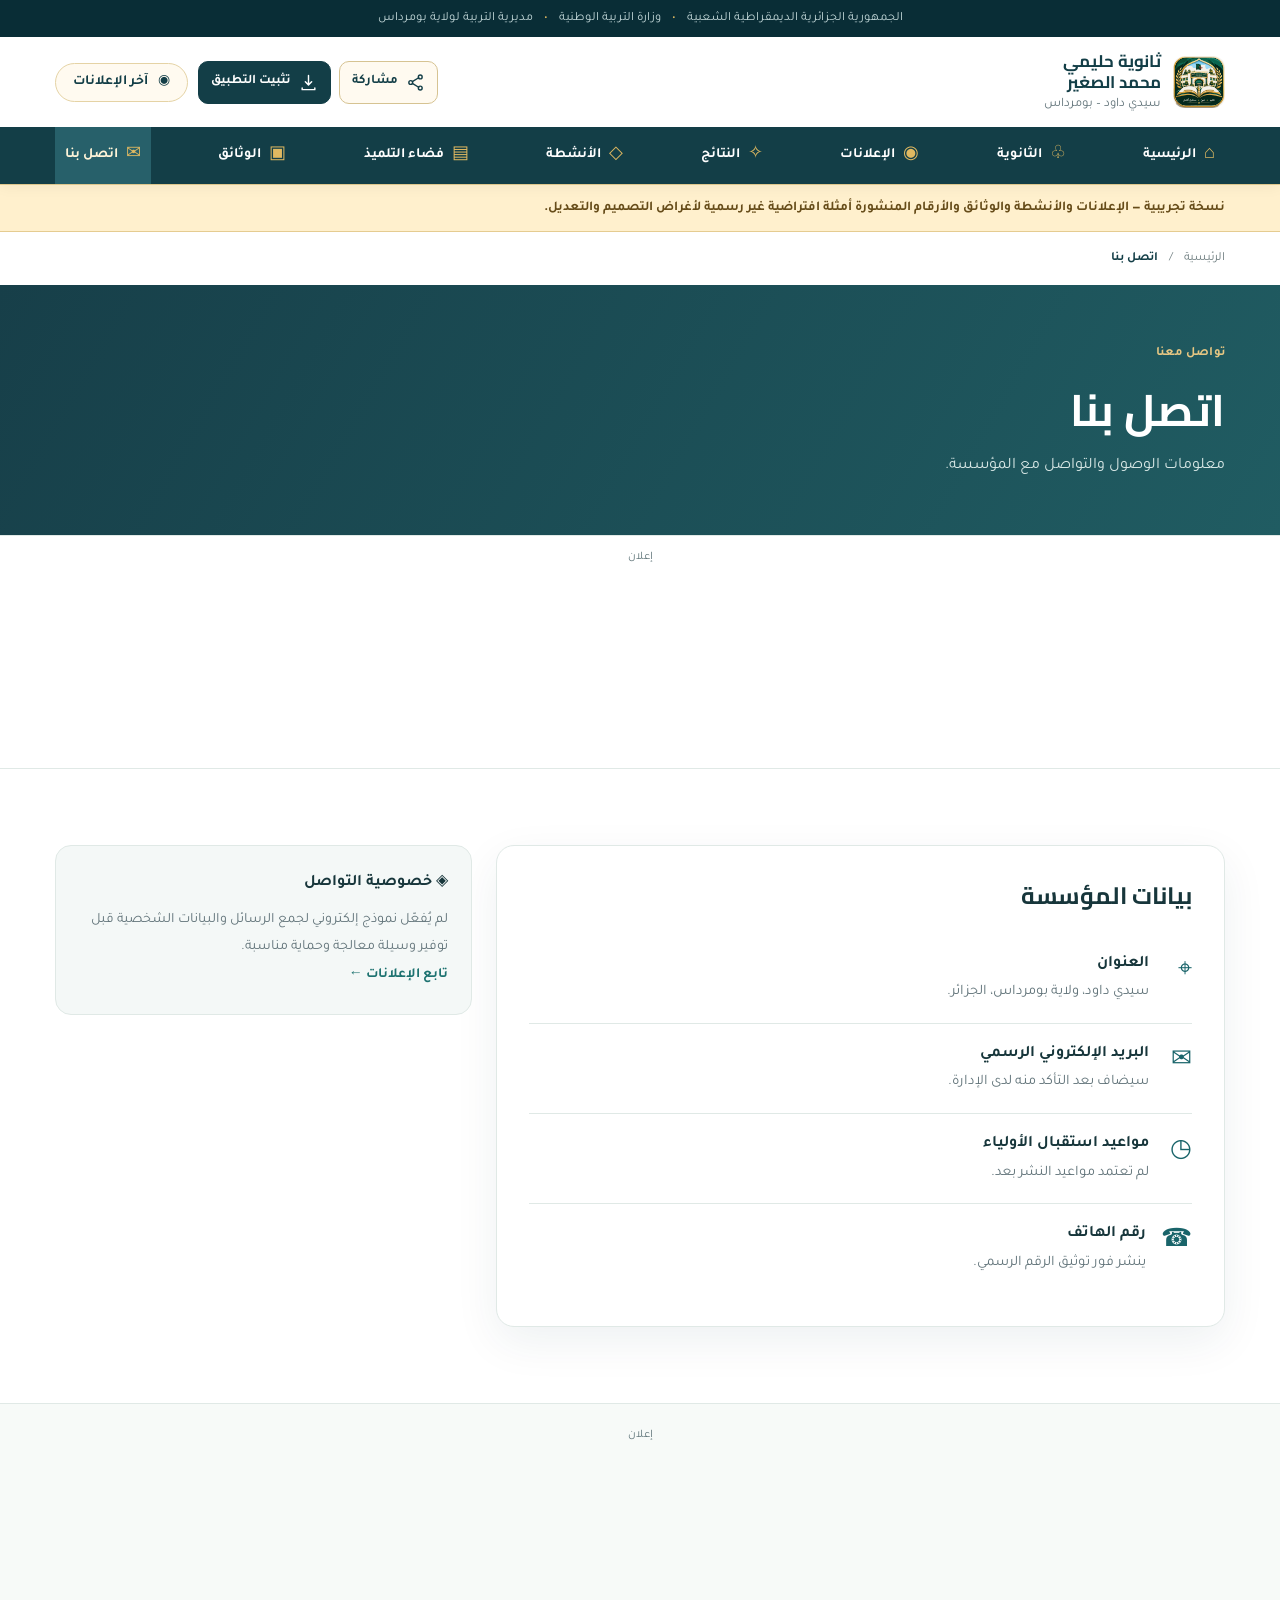
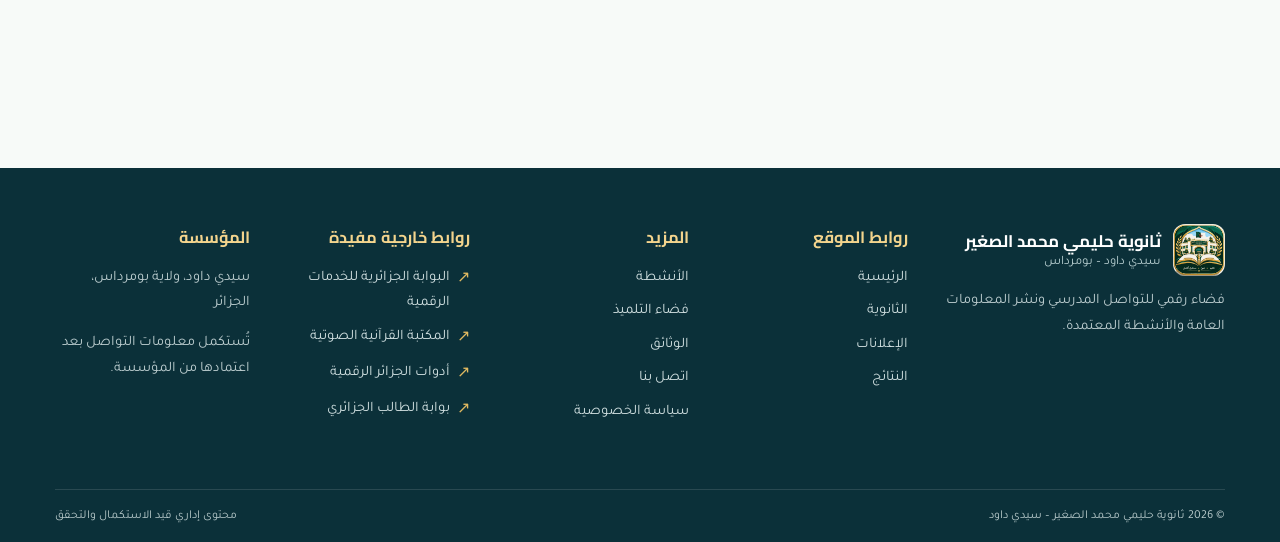
<file: contact.html>
<!doctype html><html lang="ar" dir="rtl"><head><meta charset="utf-8"><meta name="viewport" content="width=device-width,initial-scale=1"><meta name="theme-color" content="#133e47"><meta name="color-scheme" content="light"><meta name="description" content="معلومات الاتصال وموقع ثانوية حليمي محمد الصغير بسيدي داود ولاية بومرداس."><meta property="og:type" content="website"><meta property="og:locale" content="ar_DZ"><meta property="og:title" content="اتصل بنا | ثانوية حليمي محمد الصغير – سيدي داود"><meta property="og:description" content="معلومات الاتصال وموقع ثانوية حليمي محمد الصغير بسيدي داود ولاية بومرداس."><meta property="og:url" content="https://imadtbn.github.io/sididaoud-bac2025/contact.html">
<meta property="og:site_name" content="ثانوية حليمي محمد الصغير – سيدي داود">
<meta property="og:image" content="https://imadtbn.github.io/sididaoud-bac2025/assets/icons/school-emblem-512.png">
<meta property="og:image:secure_url" content="https://imadtbn.github.io/sididaoud-bac2025/assets/icons/school-emblem-512.png">
<meta property="og:image:type" content="image/png">
<meta property="og:image:width" content="512">
<meta property="og:image:height" content="512">
<meta property="og:image:alt" content="شعار ثانوية حليمي محمد الصغير – سيدي داود: مبنى مدرسي وعلم الجزائر وكتاب مفتوح">
<meta name="twitter:card" content="summary">
<meta name="twitter:title" content="اتصل بنا | ثانوية حليمي محمد الصغير – سيدي داود">
<meta name="twitter:description" content="معلومات الاتصال وموقع ثانوية حليمي محمد الصغير بسيدي داود ولاية بومرداس.">
<meta name="twitter:image" content="https://imadtbn.github.io/sididaoud-bac2025/assets/icons/school-emblem-512.png">
<meta name="twitter:image:alt" content="شعار ثانوية حليمي محمد الصغير – سيدي داود: مبنى مدرسي وعلم الجزائر وكتاب مفتوح"><link rel="canonical" href="https://imadtbn.github.io/sididaoud-bac2025/contact.html"><link rel="icon" href="assets/icons/school-emblem-48.png" type="image/png" sizes="48x48"><link rel="apple-touch-icon" href="assets/icons/school-emblem-192.png"><link rel="manifest" href="manifest.webmanifest"><link rel="preconnect" href="https://fonts.googleapis.com">
<link rel="preconnect" href="https://fonts.gstatic.com" crossorigin>
<link href="https://fonts.googleapis.com/css2?family=Cairo:wght@600;700;800&amp;family=Tajawal:wght@400;500;700&amp;display=swap" rel="stylesheet">
<link rel="stylesheet" href="assets/css/main.css"><title>اتصل بنا | ثانوية حليمي محمد الصغير – سيدي داود</title><script defer src="assets/js/main.js"></script><script defer src="assets/js/site-actions.js"></script><script async src="https://pagead2.googlesyndication.com/pagead/js/adsbygoogle.js?client=ca-pub-5656416032906373" crossorigin="anonymous"></script><script defer src="assets/js/ads.js"></script><script type="application/ld+json">{"@context":"https://schema.org","@type":"WebSite","name":"ثانوية حليمي محمد الصغير – سيدي داود","url":"https://imadtbn.github.io/sididaoud-bac2025/","inLanguage":"ar"}</script></head>
<body data-page=""><a href="#main" class="skip-link">تجاوز إلى المحتوى</a>
<header class="site-header"><div class="gov-line"><div class="container">الجمهورية الجزائرية الديمقراطية الشعبية <span>•</span> وزارة التربية الوطنية <span>•</span> مديرية التربية لولاية بومرداس</div></div>
<div class="container masthead"><a href="index.html" class="brand" aria-label="الصفحة الرئيسية"><span class="brand-emblem brand-emblem--image"><img src="assets/icons/school-emblem-192.png" width="48" height="48" alt="" decoding="async"></span><span><strong><span class="brand-title-line">ثانوية حليمي</span><span class="brand-title-line">محمد الصغير</span></strong><small>سيدي داود – بومرداس</small></span></a><div class="head-actions"><div class="site-action-buttons">
<button class="site-action-button" id="site-share" type="button" aria-label="مشاركة الموقع" title="مشاركة الموقع"><svg viewBox="0 0 24 24" width="19" height="19" fill="none" stroke="currentColor" stroke-width="1.8" stroke-linecap="round" stroke-linejoin="round" aria-hidden="true"><circle cx="18" cy="5" r="2.4"/><circle cx="6" cy="12" r="2.4"/><circle cx="18" cy="19" r="2.4"/><path d="M8 11 16 6M8 13l8 5"/></svg><span>مشاركة</span></button>
<button class="site-action-button action-install" id="site-install" type="button" aria-label="تثبيت الموقع" title="تثبيت الموقع"><svg viewBox="0 0 24 24" width="19" height="19" fill="none" stroke="currentColor" stroke-width="1.8" stroke-linecap="round" stroke-linejoin="round" aria-hidden="true"><path d="M12 3v12m-4-4 4 4 4-4M4 19v2h16v-2"/></svg><span id="install-label">تثبيت التطبيق</span></button>
</div><a class="header-shortcut" href="announcements.html">◉ <span>آخر الإعلانات</span></a><button class="mobile-toggle" type="button" id="nav-toggle" aria-controls="mobile-menu" aria-expanded="false" aria-label="فتح القائمة"><span>☰</span></button></div></div>
<nav class="desktop-nav" aria-label="التنقل الرئيسي"><div class="container nav-list"><a class="nav-item" href="index.html"><span class="nav-symbol" aria-hidden="true">⌂</span>الرئيسية</a><a class="nav-item" href="about.html"><span class="nav-symbol" aria-hidden="true">♧</span>الثانوية</a><a class="nav-item" href="announcements.html"><span class="nav-symbol" aria-hidden="true">◉</span>الإعلانات</a><a class="nav-item" href="results.html"><span class="nav-symbol" aria-hidden="true">✧</span>النتائج</a><a class="nav-item" href="activities.html"><span class="nav-symbol" aria-hidden="true">◇</span>الأنشطة</a><a class="nav-item" href="students.html"><span class="nav-symbol" aria-hidden="true">▤</span>فضاء التلميذ</a><a class="nav-item" href="documents.html"><span class="nav-symbol" aria-hidden="true">▣</span>الوثائق</a><a class="nav-item" href="contact.html"><span class="nav-symbol" aria-hidden="true">✉</span>اتصل بنا</a></div></nav>
<nav class="mobile-menu" id="mobile-menu" aria-label="قائمة الهاتف" inert><div class="menu-heading"><strong>القائمة الرئيسية</strong><button id="nav-close" aria-label="إغلاق القائمة" type="button">×</button></div><a class="nav-item" href="index.html"><span class="nav-symbol" aria-hidden="true">⌂</span>الرئيسية</a><a class="nav-item" href="about.html"><span class="nav-symbol" aria-hidden="true">♧</span>الثانوية</a><a class="nav-item" href="announcements.html"><span class="nav-symbol" aria-hidden="true">◉</span>الإعلانات</a><a class="nav-item" href="results.html"><span class="nav-symbol" aria-hidden="true">✧</span>النتائج</a><a class="nav-item" href="activities.html"><span class="nav-symbol" aria-hidden="true">◇</span>الأنشطة</a><a class="nav-item" href="students.html"><span class="nav-symbol" aria-hidden="true">▤</span>فضاء التلميذ</a><a class="nav-item" href="documents.html"><span class="nav-symbol" aria-hidden="true">▣</span>الوثائق</a><a class="nav-item" href="contact.html"><span class="nav-symbol" aria-hidden="true">✉</span>اتصل بنا</a><a class="nav-item" href="privacy.html">◈ سياسة الخصوصية</a></nav><button id="nav-overlay" class="nav-overlay" tabindex="-1" aria-label="إغلاق القائمة"></button></header>
<main id="main"><nav class="crumb container" aria-label="مسار التنقل"><a href="index.html">الرئيسية</a><span>/</span><span aria-current="page">اتصل بنا</span></nav><section class="subhero"><div class="container"><span class="eyebrow">تواصل معنا</span><h1>اتصل بنا</h1><p>معلومات الوصول والتواصل مع المؤسسة.</p></div></section>
<aside class="ad-placement ad-placement--in-content" data-ad-placement="fluid" aria-label="إعلان">
<div class="ad-placement__inner">
<div class="ad-placement__label" aria-hidden="true">إعلان</div>
<div class="ad-placement__creative">
<ins class="adsbygoogle"
 style="display:block"
 data-ad-format="fluid"
 data-ad-layout-key="-fr+57+4a-dc+8g"
 data-ad-client="ca-pub-5656416032906373"
 data-ad-slot="7867079394"></ins>
</div>
</div>
</aside><section class="container section split"><article class="paper"><h2>بيانات المؤسسة</h2><div class="contact-entry"><span>⌖</span><div><strong>العنوان</strong><p>سيدي داود، ولاية بومرداس، الجزائر.</p></div></div><div class="contact-entry"><span>✉</span><div><strong>البريد الإلكتروني الرسمي</strong><p>سيضاف بعد التأكد منه لدى الإدارة.</p></div></div><div class="contact-entry"><span>◷</span><div><strong>مواعيد استقبال الأولياء</strong><p>لم تعتمد مواعيد النشر بعد.</p></div></div><div class="contact-entry"><span>☎</span><div><strong>رقم الهاتف</strong><p>ينشر فور توثيق الرقم الرسمي.</p></div></div></article><aside class="side-column"><div class="mini-panel"><strong>◈ خصوصية التواصل</strong><p>لم يُفعّل نموذج إلكتروني لجمع الرسائل والبيانات الشخصية قبل توفير وسيلة معالجة وحماية مناسبة.</p><a class="inline-link" href="announcements.html">تابع الإعلانات ←</a></div></aside></section></main>
<aside class="ad-placement ad-placement--before-footer" data-ad-placement="auto" aria-label="إعلان">
<div class="ad-placement__inner">
<div class="ad-placement__label" aria-hidden="true">إعلان</div>
<div class="ad-placement__creative">
<ins class="adsbygoogle"
 style="display:block"
 data-ad-client="ca-pub-5656416032906373"
 data-ad-slot="3143411927"
 data-ad-format="auto"
 data-full-width-responsive="true"></ins>
</div>
</div>
</aside>
<footer class="footer"><div class="container footer-main"><div class="footer-brand"><a href="index.html" class="brand"><span class="brand-emblem brand-emblem--image"><img src="assets/icons/school-emblem-192.png" width="48" height="48" alt="" decoding="async"></span><span><strong>ثانوية حليمي محمد الصغير</strong><small>سيدي داود – بومرداس</small></span></a><p>فضاء رقمي للتواصل المدرسي ونشر المعلومات العامة والأنشطة المعتمدة.</p></div><div><h2>روابط الموقع</h2><a href="index.html">الرئيسية</a><a href="about.html">الثانوية</a><a href="announcements.html">الإعلانات</a><a href="results.html">النتائج</a></div><div><h2>المزيد</h2><a href="activities.html">الأنشطة</a><a href="students.html">فضاء التلميذ</a><a href="documents.html">الوثائق</a><a href="contact.html">اتصل بنا</a><a href="privacy.html">سياسة الخصوصية</a></div><div class="footer-external"><h2>روابط خارجية مفيدة</h2>
<a href="https://imadtbn.github.io/dz_portal/" target="_blank" rel="noopener noreferrer"><span aria-hidden="true">↗</span> البوابة الجزائرية للخدمات الرقمية</a>
<a href="https://imadtbn.github.io/quran-mp3/" target="_blank" rel="noopener noreferrer"><span aria-hidden="true">↗</span> المكتبة القرآنية الصوتية</a>
<a href="https://imadtbn.github.io/tools-dz/" target="_blank" rel="noopener noreferrer"><span aria-hidden="true">↗</span> أدوات الجزائر الرقمية</a>
<a href="https://imadtbn.github.io/student-dz/" target="_blank" rel="noopener noreferrer"><span aria-hidden="true">↗</span> بوابة الطالب الجزائري</a>
</div><div><h2>المؤسسة</h2><p>سيدي داود، ولاية بومرداس، الجزائر</p><p class="footer-caption">تُستكمل معلومات التواصل بعد اعتمادها من المؤسسة.</p></div></div><div class="container footer-bottom"><span>© <span id="year">2026</span> ثانوية حليمي محمد الصغير – سيدي داود</span><span>محتوى إداري قيد الاستكمال والتحقق</span></div></footer></body></html>
</file>
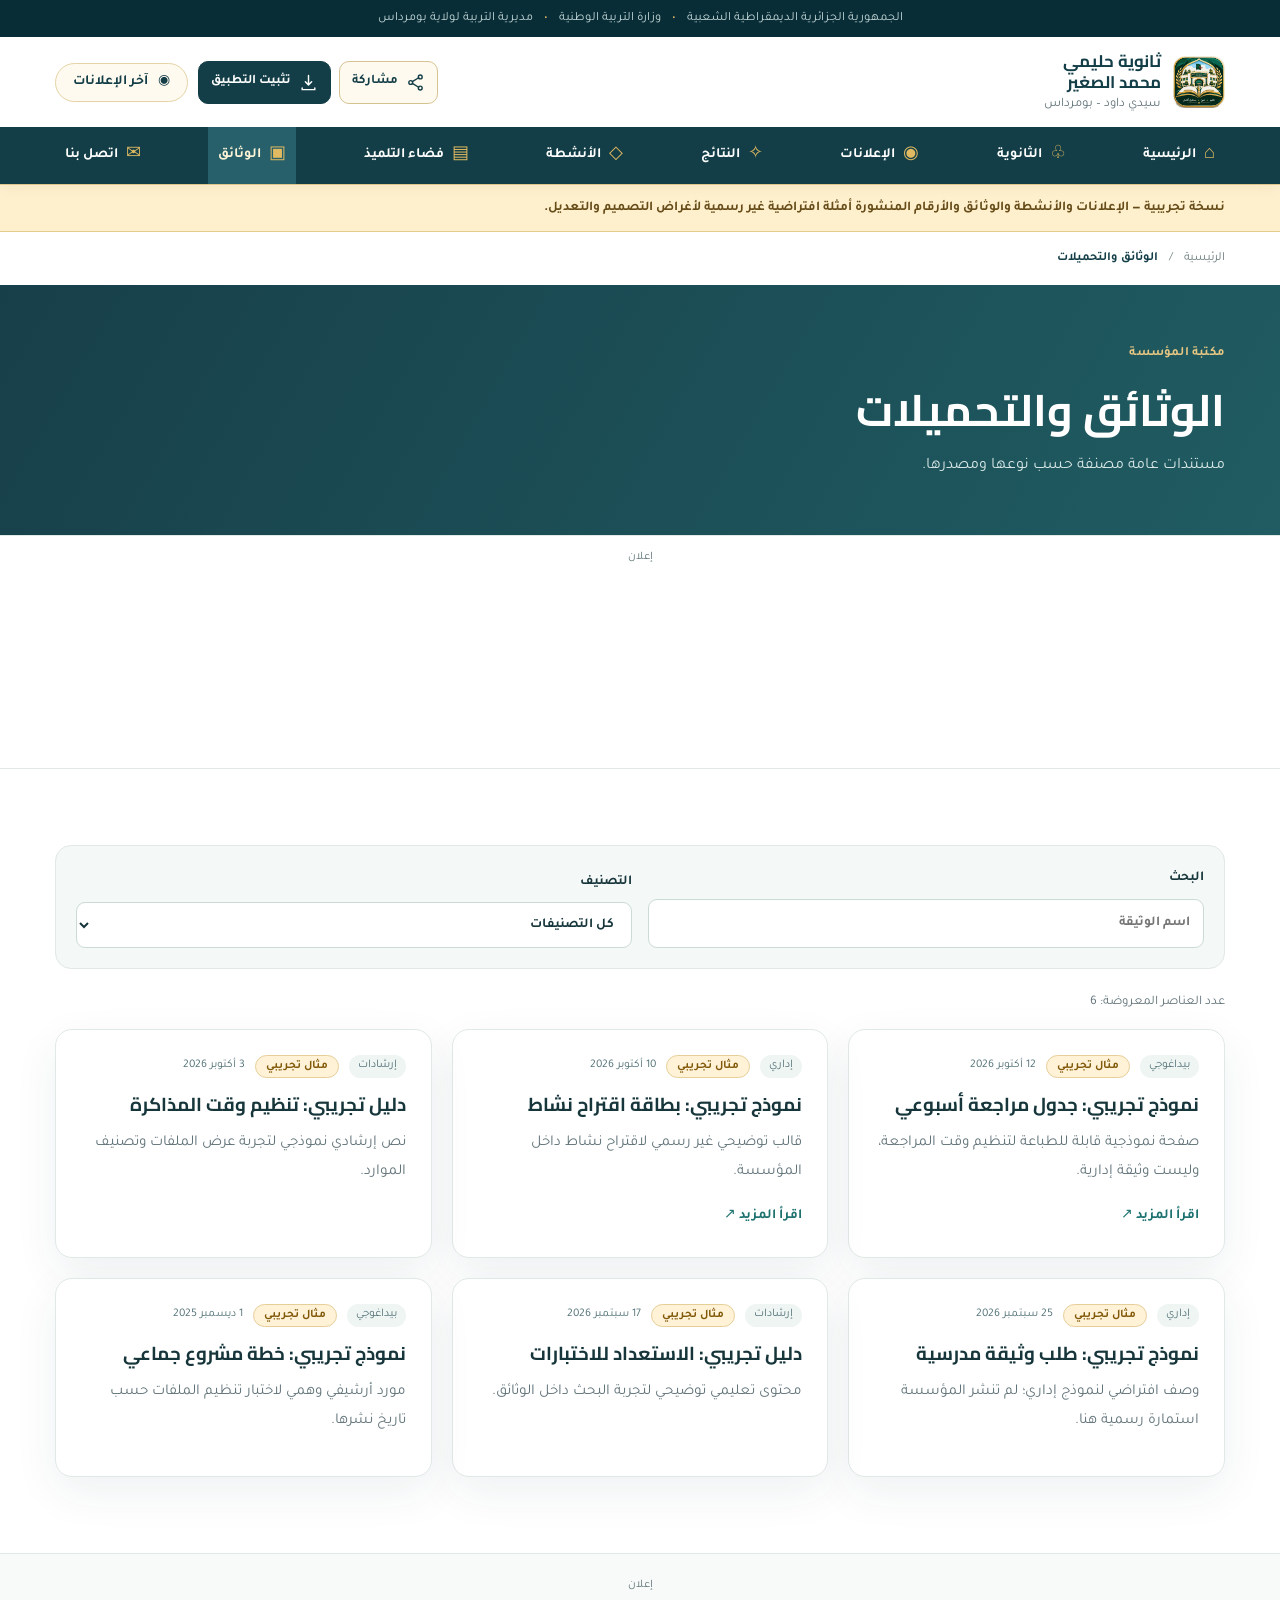
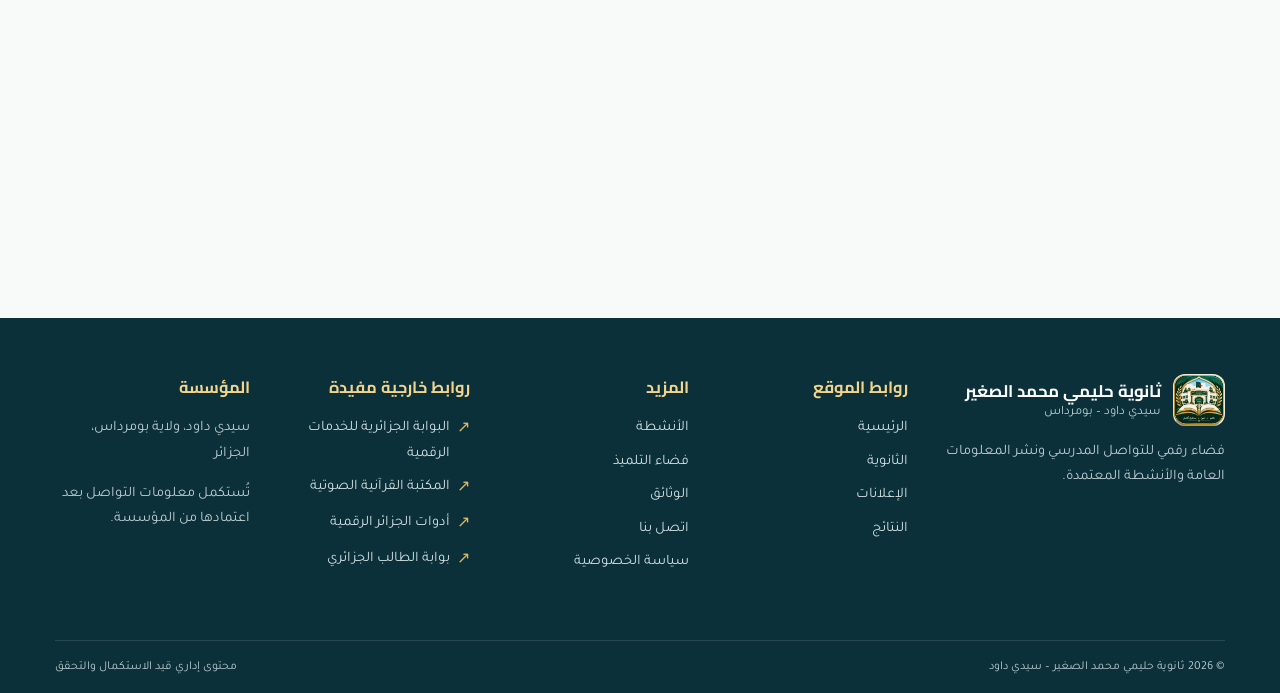
<file: documents.html>
<!doctype html><html lang="ar" dir="rtl"><head><meta charset="utf-8"><meta name="viewport" content="width=device-width,initial-scale=1"><meta name="theme-color" content="#133e47"><meta name="color-scheme" content="light"><meta name="description" content="وثائق مدرسية ونماذج قابلة للتحميل عند اعتماد نشرها."><meta property="og:type" content="website"><meta property="og:locale" content="ar_DZ"><meta property="og:title" content="الوثائق والتحميلات | ثانوية حليمي محمد الصغير – سيدي داود"><meta property="og:description" content="وثائق مدرسية ونماذج قابلة للتحميل عند اعتماد نشرها."><meta property="og:url" content="https://imadtbn.github.io/sididaoud-bac2025/documents.html">
<meta property="og:site_name" content="ثانوية حليمي محمد الصغير – سيدي داود">
<meta property="og:image" content="https://imadtbn.github.io/sididaoud-bac2025/assets/icons/school-emblem-512.png">
<meta property="og:image:secure_url" content="https://imadtbn.github.io/sididaoud-bac2025/assets/icons/school-emblem-512.png">
<meta property="og:image:type" content="image/png">
<meta property="og:image:width" content="512">
<meta property="og:image:height" content="512">
<meta property="og:image:alt" content="شعار ثانوية حليمي محمد الصغير – سيدي داود: مبنى مدرسي وعلم الجزائر وكتاب مفتوح">
<meta name="twitter:card" content="summary">
<meta name="twitter:title" content="الوثائق والتحميلات | ثانوية حليمي محمد الصغير – سيدي داود">
<meta name="twitter:description" content="وثائق مدرسية ونماذج قابلة للتحميل عند اعتماد نشرها.">
<meta name="twitter:image" content="https://imadtbn.github.io/sididaoud-bac2025/assets/icons/school-emblem-512.png">
<meta name="twitter:image:alt" content="شعار ثانوية حليمي محمد الصغير – سيدي داود: مبنى مدرسي وعلم الجزائر وكتاب مفتوح"><link rel="canonical" href="https://imadtbn.github.io/sididaoud-bac2025/documents.html"><link rel="icon" href="assets/icons/school-emblem-48.png" type="image/png" sizes="48x48"><link rel="apple-touch-icon" href="assets/icons/school-emblem-192.png"><link rel="manifest" href="manifest.webmanifest"><link rel="preconnect" href="https://fonts.googleapis.com">
<link rel="preconnect" href="https://fonts.gstatic.com" crossorigin>
<link href="https://fonts.googleapis.com/css2?family=Cairo:wght@600;700;800&amp;family=Tajawal:wght@400;500;700&amp;display=swap" rel="stylesheet">
<link rel="stylesheet" href="assets/css/main.css"><title>الوثائق والتحميلات | ثانوية حليمي محمد الصغير – سيدي داود</title><script defer src="assets/js/main.js"></script><script defer src="assets/js/site-actions.js"></script><script async src="https://pagead2.googlesyndication.com/pagead/js/adsbygoogle.js?client=ca-pub-5656416032906373" crossorigin="anonymous"></script><script defer src="assets/js/ads.js"></script><script type="application/ld+json">{"@context":"https://schema.org","@type":"WebSite","name":"ثانوية حليمي محمد الصغير – سيدي داود","url":"https://imadtbn.github.io/sididaoud-bac2025/","inLanguage":"ar"}</script></head>
<body data-page="documents"><a href="#main" class="skip-link">تجاوز إلى المحتوى</a>
<header class="site-header"><div class="gov-line"><div class="container">الجمهورية الجزائرية الديمقراطية الشعبية <span>•</span> وزارة التربية الوطنية <span>•</span> مديرية التربية لولاية بومرداس</div></div>
<div class="container masthead"><a href="index.html" class="brand" aria-label="الصفحة الرئيسية"><span class="brand-emblem brand-emblem--image"><img src="assets/icons/school-emblem-192.png" width="48" height="48" alt="" decoding="async"></span><span><strong><span class="brand-title-line">ثانوية حليمي</span><span class="brand-title-line">محمد الصغير</span></strong><small>سيدي داود – بومرداس</small></span></a><div class="head-actions"><div class="site-action-buttons">
<button class="site-action-button" id="site-share" type="button" aria-label="مشاركة الموقع" title="مشاركة الموقع"><svg viewBox="0 0 24 24" width="19" height="19" fill="none" stroke="currentColor" stroke-width="1.8" stroke-linecap="round" stroke-linejoin="round" aria-hidden="true"><circle cx="18" cy="5" r="2.4"/><circle cx="6" cy="12" r="2.4"/><circle cx="18" cy="19" r="2.4"/><path d="M8 11 16 6M8 13l8 5"/></svg><span>مشاركة</span></button>
<button class="site-action-button action-install" id="site-install" type="button" aria-label="تثبيت الموقع" title="تثبيت الموقع"><svg viewBox="0 0 24 24" width="19" height="19" fill="none" stroke="currentColor" stroke-width="1.8" stroke-linecap="round" stroke-linejoin="round" aria-hidden="true"><path d="M12 3v12m-4-4 4 4 4-4M4 19v2h16v-2"/></svg><span id="install-label">تثبيت التطبيق</span></button>
</div><a class="header-shortcut" href="announcements.html">◉ <span>آخر الإعلانات</span></a><button class="mobile-toggle" type="button" id="nav-toggle" aria-controls="mobile-menu" aria-expanded="false" aria-label="فتح القائمة"><span>☰</span></button></div></div>
<nav class="desktop-nav" aria-label="التنقل الرئيسي"><div class="container nav-list"><a class="nav-item" href="index.html"><span class="nav-symbol" aria-hidden="true">⌂</span>الرئيسية</a><a class="nav-item" href="about.html"><span class="nav-symbol" aria-hidden="true">♧</span>الثانوية</a><a class="nav-item" href="announcements.html"><span class="nav-symbol" aria-hidden="true">◉</span>الإعلانات</a><a class="nav-item" href="results.html"><span class="nav-symbol" aria-hidden="true">✧</span>النتائج</a><a class="nav-item" href="activities.html"><span class="nav-symbol" aria-hidden="true">◇</span>الأنشطة</a><a class="nav-item" href="students.html"><span class="nav-symbol" aria-hidden="true">▤</span>فضاء التلميذ</a><a class="nav-item" href="documents.html"><span class="nav-symbol" aria-hidden="true">▣</span>الوثائق</a><a class="nav-item" href="contact.html"><span class="nav-symbol" aria-hidden="true">✉</span>اتصل بنا</a></div></nav>
<nav class="mobile-menu" id="mobile-menu" aria-label="قائمة الهاتف" inert><div class="menu-heading"><strong>القائمة الرئيسية</strong><button id="nav-close" aria-label="إغلاق القائمة" type="button">×</button></div><a class="nav-item" href="index.html"><span class="nav-symbol" aria-hidden="true">⌂</span>الرئيسية</a><a class="nav-item" href="about.html"><span class="nav-symbol" aria-hidden="true">♧</span>الثانوية</a><a class="nav-item" href="announcements.html"><span class="nav-symbol" aria-hidden="true">◉</span>الإعلانات</a><a class="nav-item" href="results.html"><span class="nav-symbol" aria-hidden="true">✧</span>النتائج</a><a class="nav-item" href="activities.html"><span class="nav-symbol" aria-hidden="true">◇</span>الأنشطة</a><a class="nav-item" href="students.html"><span class="nav-symbol" aria-hidden="true">▤</span>فضاء التلميذ</a><a class="nav-item" href="documents.html"><span class="nav-symbol" aria-hidden="true">▣</span>الوثائق</a><a class="nav-item" href="contact.html"><span class="nav-symbol" aria-hidden="true">✉</span>اتصل بنا</a><a class="nav-item" href="privacy.html">◈ سياسة الخصوصية</a></nav><button id="nav-overlay" class="nav-overlay" tabindex="-1" aria-label="إغلاق القائمة"></button></header>
<main id="main"><nav class="crumb container" aria-label="مسار التنقل"><a href="index.html">الرئيسية</a><span>/</span><span aria-current="page">الوثائق والتحميلات</span></nav><section class="subhero"><div class="container"><span class="eyebrow">مكتبة المؤسسة</span><h1>الوثائق والتحميلات</h1><p>مستندات عامة مصنفة حسب نوعها ومصدرها.</p></div></section>
<aside class="ad-placement ad-placement--in-content" data-ad-placement="fluid" aria-label="إعلان">
<div class="ad-placement__inner">
<div class="ad-placement__label" aria-hidden="true">إعلان</div>
<div class="ad-placement__creative">
<ins class="adsbygoogle"
 style="display:block"
 data-ad-format="fluid"
 data-ad-layout-key="-fr+57+4a-dc+8g"
 data-ad-client="ca-pub-5656416032906373"
 data-ad-slot="7867079394"></ins>
</div>
</div>
</aside><section class="container section"><div class="filter-panel"><label>البحث<input type="search" id="document-search" placeholder="اسم الوثيقة"></label><label>التصنيف<select id="document-category"><option value="">كل التصنيفات</option><option>إداري</option><option>بيداغوجي</option><option>إرشادات</option></select></label></div><p class="counter" id="document-count" role="status"></p><div class="items-grid" id="documents-list" aria-live="polite"><div class="empty-state"><div class="empty-icon" aria-hidden="true">▤</div><h3>لا توجد وثائق منشورة حاليًا</h3><p>ستُعرض المواد هنا بعد مراجعتها واعتماد نشرها من إدارة المؤسسة.</p></div></div></section></main>
<aside class="ad-placement ad-placement--before-footer" data-ad-placement="auto" aria-label="إعلان">
<div class="ad-placement__inner">
<div class="ad-placement__label" aria-hidden="true">إعلان</div>
<div class="ad-placement__creative">
<ins class="adsbygoogle"
 style="display:block"
 data-ad-client="ca-pub-5656416032906373"
 data-ad-slot="3143411927"
 data-ad-format="auto"
 data-full-width-responsive="true"></ins>
</div>
</div>
</aside>
<footer class="footer"><div class="container footer-main"><div class="footer-brand"><a href="index.html" class="brand"><span class="brand-emblem brand-emblem--image"><img src="assets/icons/school-emblem-192.png" width="48" height="48" alt="" decoding="async"></span><span><strong>ثانوية حليمي محمد الصغير</strong><small>سيدي داود – بومرداس</small></span></a><p>فضاء رقمي للتواصل المدرسي ونشر المعلومات العامة والأنشطة المعتمدة.</p></div><div><h2>روابط الموقع</h2><a href="index.html">الرئيسية</a><a href="about.html">الثانوية</a><a href="announcements.html">الإعلانات</a><a href="results.html">النتائج</a></div><div><h2>المزيد</h2><a href="activities.html">الأنشطة</a><a href="students.html">فضاء التلميذ</a><a href="documents.html">الوثائق</a><a href="contact.html">اتصل بنا</a><a href="privacy.html">سياسة الخصوصية</a></div><div class="footer-external"><h2>روابط خارجية مفيدة</h2>
<a href="https://imadtbn.github.io/dz_portal/" target="_blank" rel="noopener noreferrer"><span aria-hidden="true">↗</span> البوابة الجزائرية للخدمات الرقمية</a>
<a href="https://imadtbn.github.io/quran-mp3/" target="_blank" rel="noopener noreferrer"><span aria-hidden="true">↗</span> المكتبة القرآنية الصوتية</a>
<a href="https://imadtbn.github.io/tools-dz/" target="_blank" rel="noopener noreferrer"><span aria-hidden="true">↗</span> أدوات الجزائر الرقمية</a>
<a href="https://imadtbn.github.io/student-dz/" target="_blank" rel="noopener noreferrer"><span aria-hidden="true">↗</span> بوابة الطالب الجزائري</a>
</div><div><h2>المؤسسة</h2><p>سيدي داود، ولاية بومرداس، الجزائر</p><p class="footer-caption">تُستكمل معلومات التواصل بعد اعتمادها من المؤسسة.</p></div></div><div class="container footer-bottom"><span>© <span id="year">2026</span> ثانوية حليمي محمد الصغير – سيدي داود</span><span>محتوى إداري قيد الاستكمال والتحقق</span></div></footer></body></html>
</file>
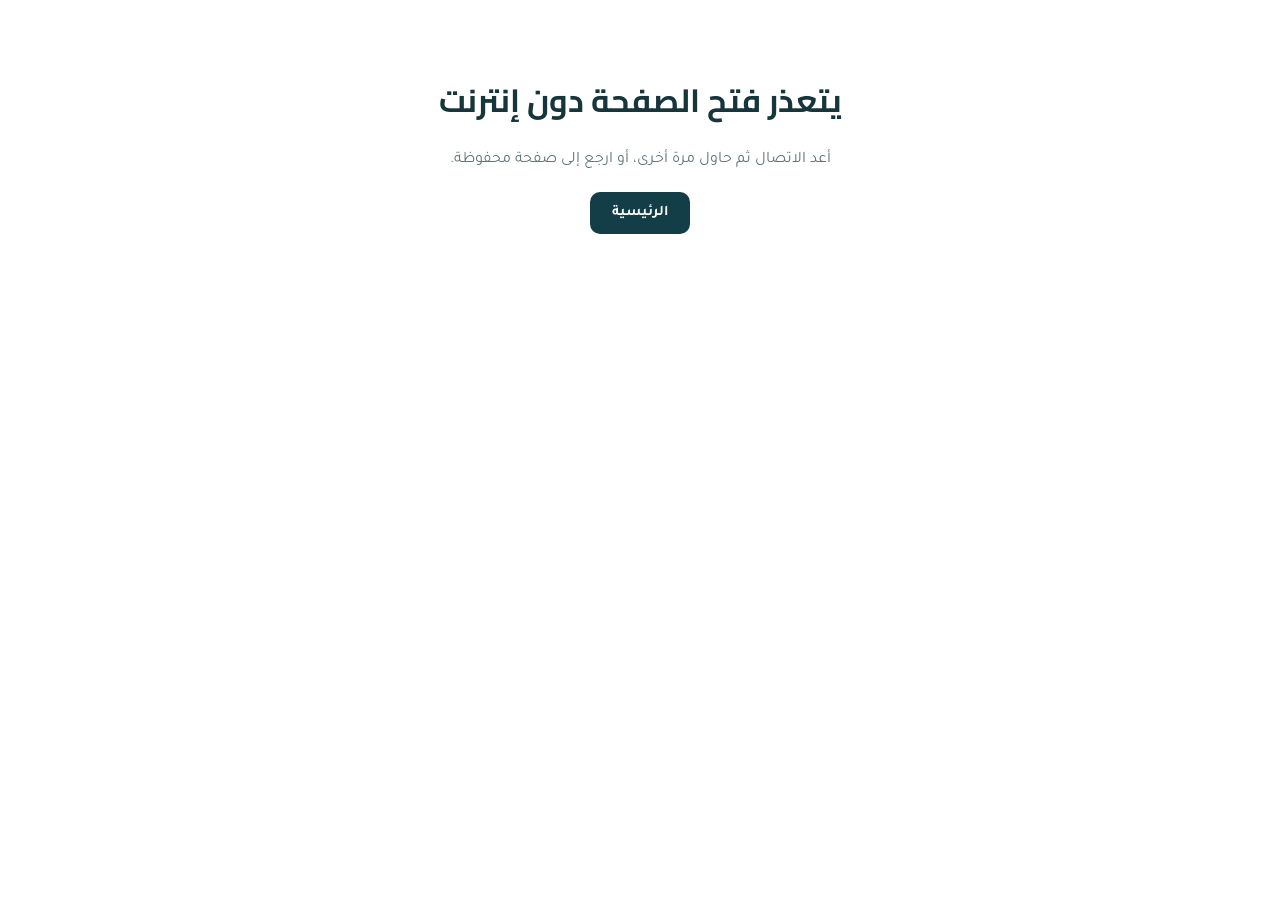
<file: offline.html>
<!doctype html><html lang="ar" dir="rtl"><head><meta charset="utf-8"><meta name="viewport" content="width=device-width,initial-scale=1"><meta name="theme-color" content="#133e47"><title>غير متصل – ثانوية سيدي داود</title><link rel="preconnect" href="https://fonts.googleapis.com">
<link rel="preconnect" href="https://fonts.gstatic.com" crossorigin>
<link href="https://fonts.googleapis.com/css2?family=Cairo:wght@600;700;800&amp;family=Tajawal:wght@400;500;700&amp;display=swap" rel="stylesheet">
<link rel="icon" href="assets/icons/school-emblem-48.png" type="image/png" sizes="48x48"><link rel="stylesheet" href="assets/css/main.css"></head><body><main class="container section center"><h1>يتعذر فتح الصفحة دون إنترنت</h1><p>أعد الاتصال ثم حاول مرة أخرى، أو ارجع إلى صفحة محفوظة.</p><a class="button button-dark" href="index.html">الرئيسية</a></main></body></html>
</file>
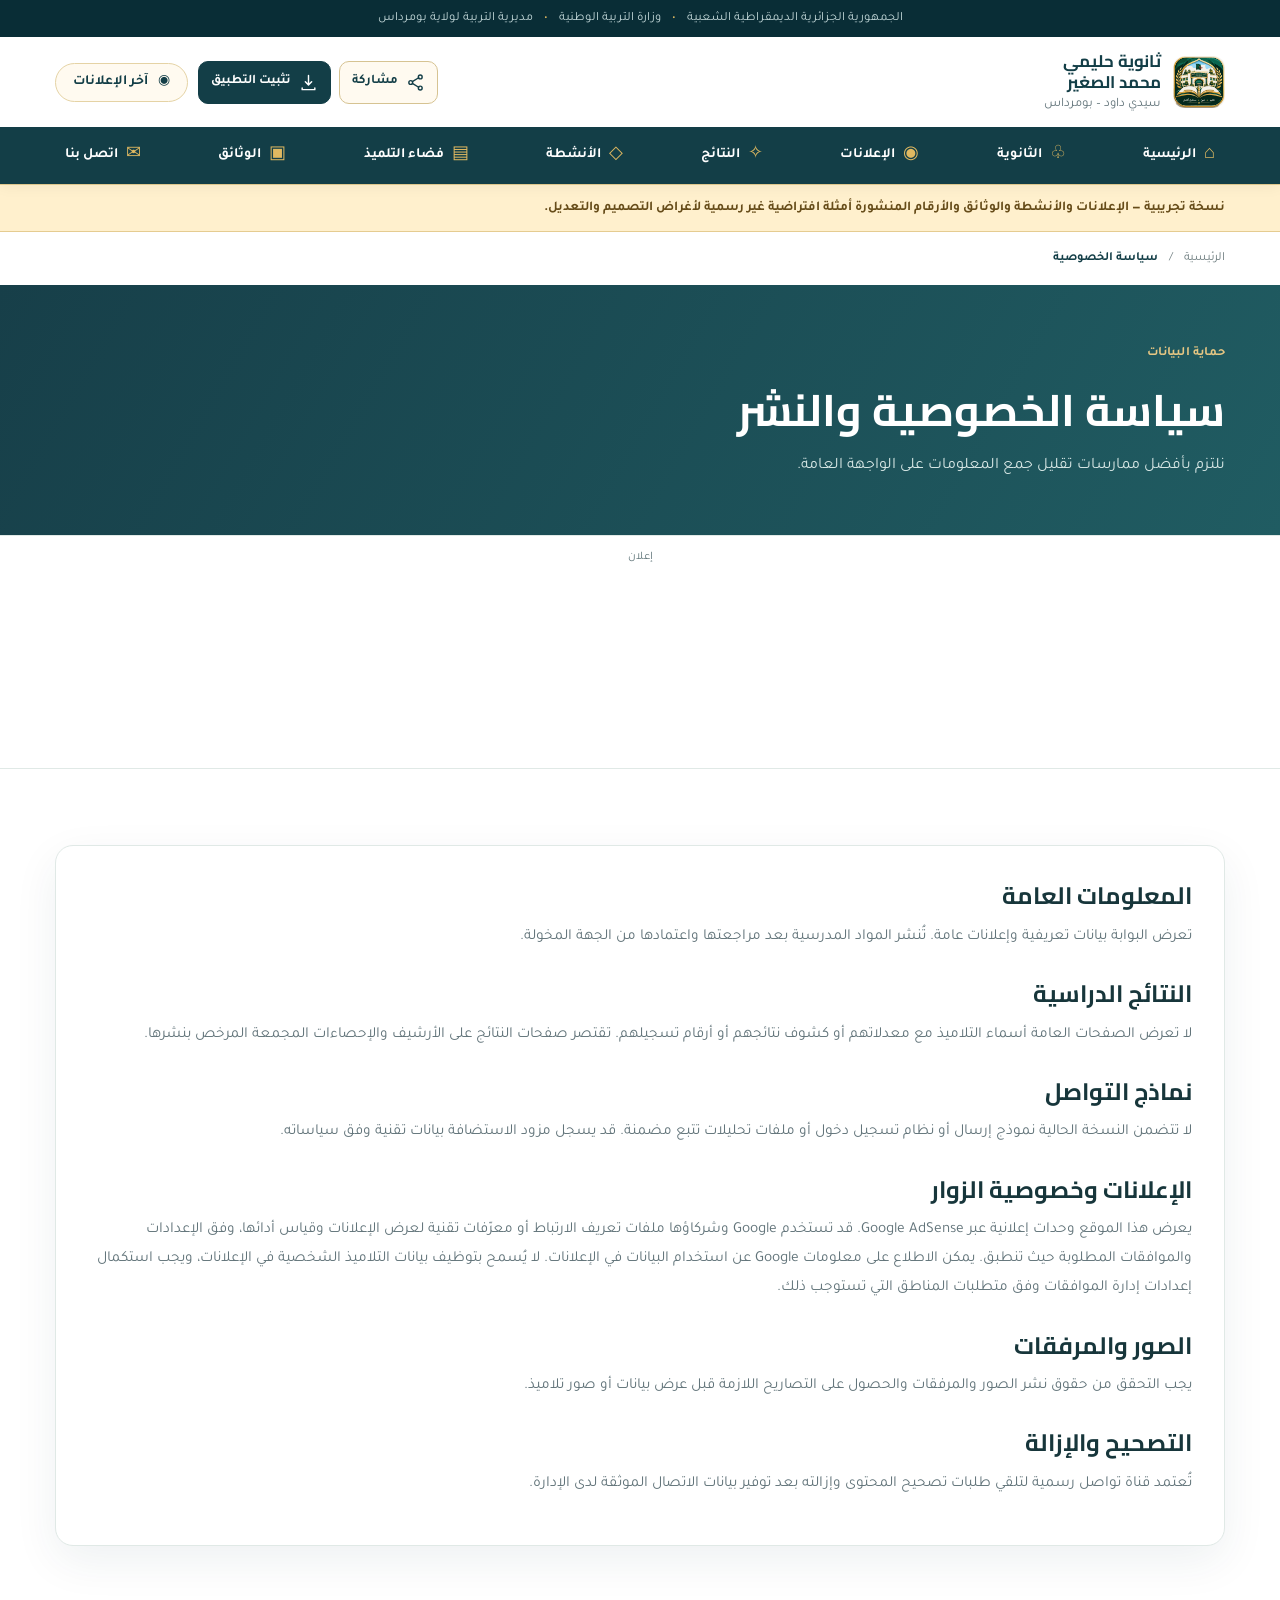
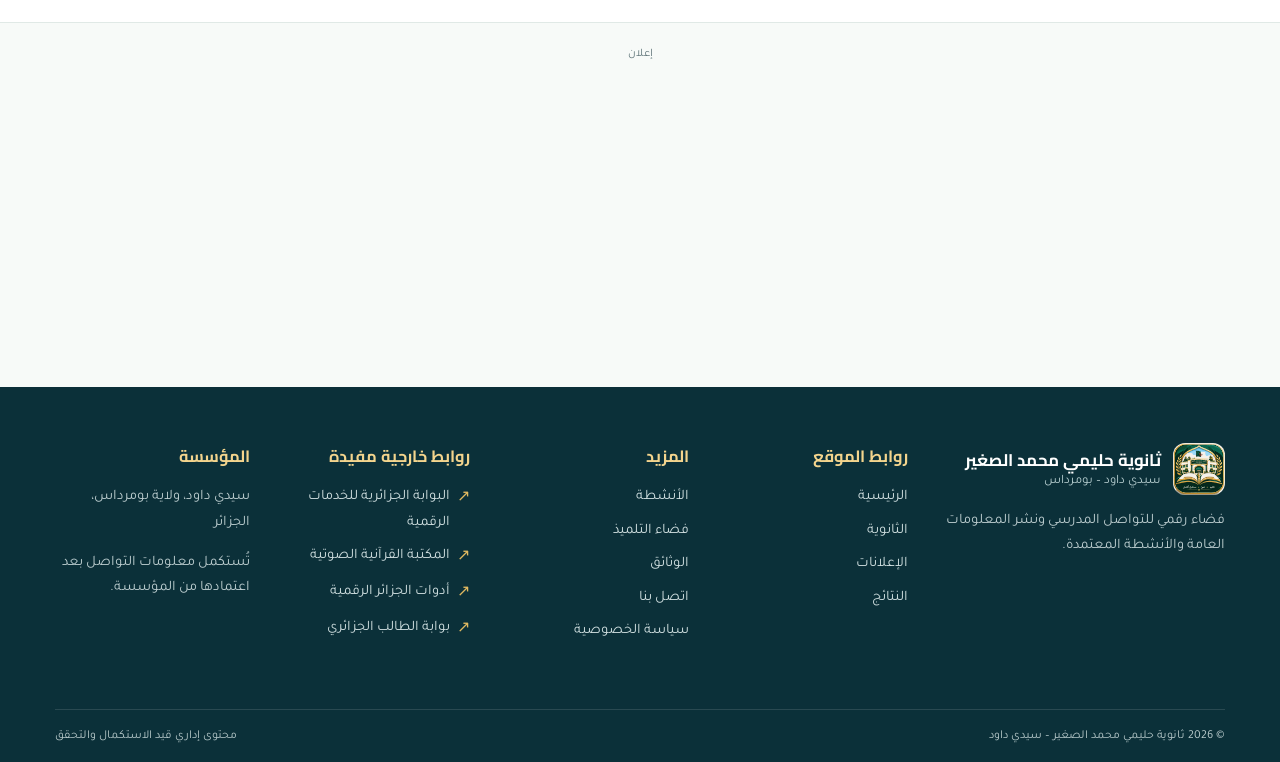
<file: privacy.html>
<!doctype html><html lang="ar" dir="rtl"><head><meta charset="utf-8"><meta name="viewport" content="width=device-width,initial-scale=1"><meta name="theme-color" content="#133e47"><meta name="color-scheme" content="light"><meta name="description" content="مبادئ نشر المحتوى وحماية البيانات الشخصية عبر الموقع المدرسي."><meta property="og:type" content="website"><meta property="og:locale" content="ar_DZ"><meta property="og:title" content="سياسة الخصوصية | ثانوية حليمي محمد الصغير – سيدي داود"><meta property="og:description" content="مبادئ نشر المحتوى وحماية البيانات الشخصية عبر الموقع المدرسي."><meta property="og:url" content="https://imadtbn.github.io/sididaoud-bac2025/privacy.html">
<meta property="og:site_name" content="ثانوية حليمي محمد الصغير – سيدي داود">
<meta property="og:image" content="https://imadtbn.github.io/sididaoud-bac2025/assets/icons/school-emblem-512.png">
<meta property="og:image:secure_url" content="https://imadtbn.github.io/sididaoud-bac2025/assets/icons/school-emblem-512.png">
<meta property="og:image:type" content="image/png">
<meta property="og:image:width" content="512">
<meta property="og:image:height" content="512">
<meta property="og:image:alt" content="شعار ثانوية حليمي محمد الصغير – سيدي داود: مبنى مدرسي وعلم الجزائر وكتاب مفتوح">
<meta name="twitter:card" content="summary">
<meta name="twitter:title" content="سياسة الخصوصية | ثانوية حليمي محمد الصغير – سيدي داود">
<meta name="twitter:description" content="مبادئ نشر المحتوى وحماية البيانات الشخصية عبر الموقع المدرسي.">
<meta name="twitter:image" content="https://imadtbn.github.io/sididaoud-bac2025/assets/icons/school-emblem-512.png">
<meta name="twitter:image:alt" content="شعار ثانوية حليمي محمد الصغير – سيدي داود: مبنى مدرسي وعلم الجزائر وكتاب مفتوح"><link rel="canonical" href="https://imadtbn.github.io/sididaoud-bac2025/privacy.html"><link rel="icon" href="assets/icons/school-emblem-48.png" type="image/png" sizes="48x48"><link rel="apple-touch-icon" href="assets/icons/school-emblem-192.png"><link rel="manifest" href="manifest.webmanifest"><link rel="preconnect" href="https://fonts.googleapis.com">
<link rel="preconnect" href="https://fonts.gstatic.com" crossorigin>
<link href="https://fonts.googleapis.com/css2?family=Cairo:wght@600;700;800&amp;family=Tajawal:wght@400;500;700&amp;display=swap" rel="stylesheet">
<link rel="stylesheet" href="assets/css/main.css"><title>سياسة الخصوصية | ثانوية حليمي محمد الصغير – سيدي داود</title><script defer src="assets/js/main.js"></script><script defer src="assets/js/site-actions.js"></script><script async src="https://pagead2.googlesyndication.com/pagead/js/adsbygoogle.js?client=ca-pub-5656416032906373" crossorigin="anonymous"></script><script defer src="assets/js/ads.js"></script><script type="application/ld+json">{"@context":"https://schema.org","@type":"WebSite","name":"ثانوية حليمي محمد الصغير – سيدي داود","url":"https://imadtbn.github.io/sididaoud-bac2025/","inLanguage":"ar"}</script></head>
<body data-page=""><a href="#main" class="skip-link">تجاوز إلى المحتوى</a>
<header class="site-header"><div class="gov-line"><div class="container">الجمهورية الجزائرية الديمقراطية الشعبية <span>•</span> وزارة التربية الوطنية <span>•</span> مديرية التربية لولاية بومرداس</div></div>
<div class="container masthead"><a href="index.html" class="brand" aria-label="الصفحة الرئيسية"><span class="brand-emblem brand-emblem--image"><img src="assets/icons/school-emblem-192.png" width="48" height="48" alt="" decoding="async"></span><span><strong><span class="brand-title-line">ثانوية حليمي</span><span class="brand-title-line">محمد الصغير</span></strong><small>سيدي داود – بومرداس</small></span></a><div class="head-actions"><div class="site-action-buttons">
<button class="site-action-button" id="site-share" type="button" aria-label="مشاركة الموقع" title="مشاركة الموقع"><svg viewBox="0 0 24 24" width="19" height="19" fill="none" stroke="currentColor" stroke-width="1.8" stroke-linecap="round" stroke-linejoin="round" aria-hidden="true"><circle cx="18" cy="5" r="2.4"/><circle cx="6" cy="12" r="2.4"/><circle cx="18" cy="19" r="2.4"/><path d="M8 11 16 6M8 13l8 5"/></svg><span>مشاركة</span></button>
<button class="site-action-button action-install" id="site-install" type="button" aria-label="تثبيت الموقع" title="تثبيت الموقع"><svg viewBox="0 0 24 24" width="19" height="19" fill="none" stroke="currentColor" stroke-width="1.8" stroke-linecap="round" stroke-linejoin="round" aria-hidden="true"><path d="M12 3v12m-4-4 4 4 4-4M4 19v2h16v-2"/></svg><span id="install-label">تثبيت التطبيق</span></button>
</div><a class="header-shortcut" href="announcements.html">◉ <span>آخر الإعلانات</span></a><button class="mobile-toggle" type="button" id="nav-toggle" aria-controls="mobile-menu" aria-expanded="false" aria-label="فتح القائمة"><span>☰</span></button></div></div>
<nav class="desktop-nav" aria-label="التنقل الرئيسي"><div class="container nav-list"><a class="nav-item" href="index.html"><span class="nav-symbol" aria-hidden="true">⌂</span>الرئيسية</a><a class="nav-item" href="about.html"><span class="nav-symbol" aria-hidden="true">♧</span>الثانوية</a><a class="nav-item" href="announcements.html"><span class="nav-symbol" aria-hidden="true">◉</span>الإعلانات</a><a class="nav-item" href="results.html"><span class="nav-symbol" aria-hidden="true">✧</span>النتائج</a><a class="nav-item" href="activities.html"><span class="nav-symbol" aria-hidden="true">◇</span>الأنشطة</a><a class="nav-item" href="students.html"><span class="nav-symbol" aria-hidden="true">▤</span>فضاء التلميذ</a><a class="nav-item" href="documents.html"><span class="nav-symbol" aria-hidden="true">▣</span>الوثائق</a><a class="nav-item" href="contact.html"><span class="nav-symbol" aria-hidden="true">✉</span>اتصل بنا</a></div></nav>
<nav class="mobile-menu" id="mobile-menu" aria-label="قائمة الهاتف" inert><div class="menu-heading"><strong>القائمة الرئيسية</strong><button id="nav-close" aria-label="إغلاق القائمة" type="button">×</button></div><a class="nav-item" href="index.html"><span class="nav-symbol" aria-hidden="true">⌂</span>الرئيسية</a><a class="nav-item" href="about.html"><span class="nav-symbol" aria-hidden="true">♧</span>الثانوية</a><a class="nav-item" href="announcements.html"><span class="nav-symbol" aria-hidden="true">◉</span>الإعلانات</a><a class="nav-item" href="results.html"><span class="nav-symbol" aria-hidden="true">✧</span>النتائج</a><a class="nav-item" href="activities.html"><span class="nav-symbol" aria-hidden="true">◇</span>الأنشطة</a><a class="nav-item" href="students.html"><span class="nav-symbol" aria-hidden="true">▤</span>فضاء التلميذ</a><a class="nav-item" href="documents.html"><span class="nav-symbol" aria-hidden="true">▣</span>الوثائق</a><a class="nav-item" href="contact.html"><span class="nav-symbol" aria-hidden="true">✉</span>اتصل بنا</a><a class="nav-item" href="privacy.html">◈ سياسة الخصوصية</a></nav><button id="nav-overlay" class="nav-overlay" tabindex="-1" aria-label="إغلاق القائمة"></button></header>
<main id="main"><nav class="crumb container" aria-label="مسار التنقل"><a href="index.html">الرئيسية</a><span>/</span><span aria-current="page">سياسة الخصوصية</span></nav><section class="subhero"><div class="container"><span class="eyebrow">حماية البيانات</span><h1>سياسة الخصوصية والنشر</h1><p>نلتزم بأفضل ممارسات تقليل جمع المعلومات على الواجهة العامة.</p></div></section>
<aside class="ad-placement ad-placement--in-content" data-ad-placement="fluid" aria-label="إعلان">
<div class="ad-placement__inner">
<div class="ad-placement__label" aria-hidden="true">إعلان</div>
<div class="ad-placement__creative">
<ins class="adsbygoogle"
 style="display:block"
 data-ad-format="fluid"
 data-ad-layout-key="-fr+57+4a-dc+8g"
 data-ad-client="ca-pub-5656416032906373"
 data-ad-slot="7867079394"></ins>
</div>
</div>
</aside><section class="container section narrow"><article class="paper prose"><h2>المعلومات العامة</h2><p>تعرض البوابة بيانات تعريفية وإعلانات عامة. تُنشر المواد المدرسية بعد مراجعتها واعتمادها من الجهة المخولة.</p><h2>النتائج الدراسية</h2><p>لا تعرض الصفحات العامة أسماء التلاميذ مع معدلاتهم أو كشوف نتائجهم أو أرقام تسجيلهم. تقتصر صفحات النتائج على الأرشيف والإحصاءات المجمعة المرخص بنشرها.</p><h2>نماذج التواصل</h2><p>لا تتضمن النسخة الحالية نموذج إرسال أو نظام تسجيل دخول أو ملفات تحليلات تتبع مضمنة. قد يسجل مزود الاستضافة بيانات تقنية وفق سياساته.</p><h2>الإعلانات وخصوصية الزوار</h2><p>يعرض هذا الموقع وحدات إعلانية عبر Google AdSense. قد تستخدم Google وشركاؤها ملفات تعريف الارتباط أو معرّفات تقنية لعرض الإعلانات وقياس أدائها، وفق الإعدادات والموافقات المطلوبة حيث تنطبق. يمكن الاطلاع على <a href="https://policies.google.com/technologies/ads" target="_blank" rel="noopener noreferrer">معلومات Google عن استخدام البيانات في الإعلانات</a>. لا يُسمح بتوظيف بيانات التلاميذ الشخصية في الإعلانات، ويجب استكمال إعدادات إدارة الموافقات وفق متطلبات المناطق التي تستوجب ذلك.</p><h2>الصور والمرفقات</h2><p>يجب التحقق من حقوق نشر الصور والمرفقات والحصول على التصاريح اللازمة قبل عرض بيانات أو صور تلاميذ.</p><h2>التصحيح والإزالة</h2><p>تُعتمد قناة تواصل رسمية لتلقي طلبات تصحيح المحتوى وإزالته بعد توفير بيانات الاتصال الموثقة لدى الإدارة.</p></article></section></main>
<aside class="ad-placement ad-placement--before-footer" data-ad-placement="auto" aria-label="إعلان">
<div class="ad-placement__inner">
<div class="ad-placement__label" aria-hidden="true">إعلان</div>
<div class="ad-placement__creative">
<ins class="adsbygoogle"
 style="display:block"
 data-ad-client="ca-pub-5656416032906373"
 data-ad-slot="3143411927"
 data-ad-format="auto"
 data-full-width-responsive="true"></ins>
</div>
</div>
</aside>
<footer class="footer"><div class="container footer-main"><div class="footer-brand"><a href="index.html" class="brand"><span class="brand-emblem brand-emblem--image"><img src="assets/icons/school-emblem-192.png" width="48" height="48" alt="" decoding="async"></span><span><strong>ثانوية حليمي محمد الصغير</strong><small>سيدي داود – بومرداس</small></span></a><p>فضاء رقمي للتواصل المدرسي ونشر المعلومات العامة والأنشطة المعتمدة.</p></div><div><h2>روابط الموقع</h2><a href="index.html">الرئيسية</a><a href="about.html">الثانوية</a><a href="announcements.html">الإعلانات</a><a href="results.html">النتائج</a></div><div><h2>المزيد</h2><a href="activities.html">الأنشطة</a><a href="students.html">فضاء التلميذ</a><a href="documents.html">الوثائق</a><a href="contact.html">اتصل بنا</a><a href="privacy.html">سياسة الخصوصية</a></div><div class="footer-external"><h2>روابط خارجية مفيدة</h2>
<a href="https://imadtbn.github.io/dz_portal/" target="_blank" rel="noopener noreferrer"><span aria-hidden="true">↗</span> البوابة الجزائرية للخدمات الرقمية</a>
<a href="https://imadtbn.github.io/quran-mp3/" target="_blank" rel="noopener noreferrer"><span aria-hidden="true">↗</span> المكتبة القرآنية الصوتية</a>
<a href="https://imadtbn.github.io/tools-dz/" target="_blank" rel="noopener noreferrer"><span aria-hidden="true">↗</span> أدوات الجزائر الرقمية</a>
<a href="https://imadtbn.github.io/student-dz/" target="_blank" rel="noopener noreferrer"><span aria-hidden="true">↗</span> بوابة الطالب الجزائري</a>
</div><div><h2>المؤسسة</h2><p>سيدي داود، ولاية بومرداس، الجزائر</p><p class="footer-caption">تُستكمل معلومات التواصل بعد اعتمادها من المؤسسة.</p></div></div><div class="container footer-bottom"><span>© <span id="year">2026</span> ثانوية حليمي محمد الصغير – سيدي داود</span><span>محتوى إداري قيد الاستكمال والتحقق</span></div></footer></body></html>
</file>
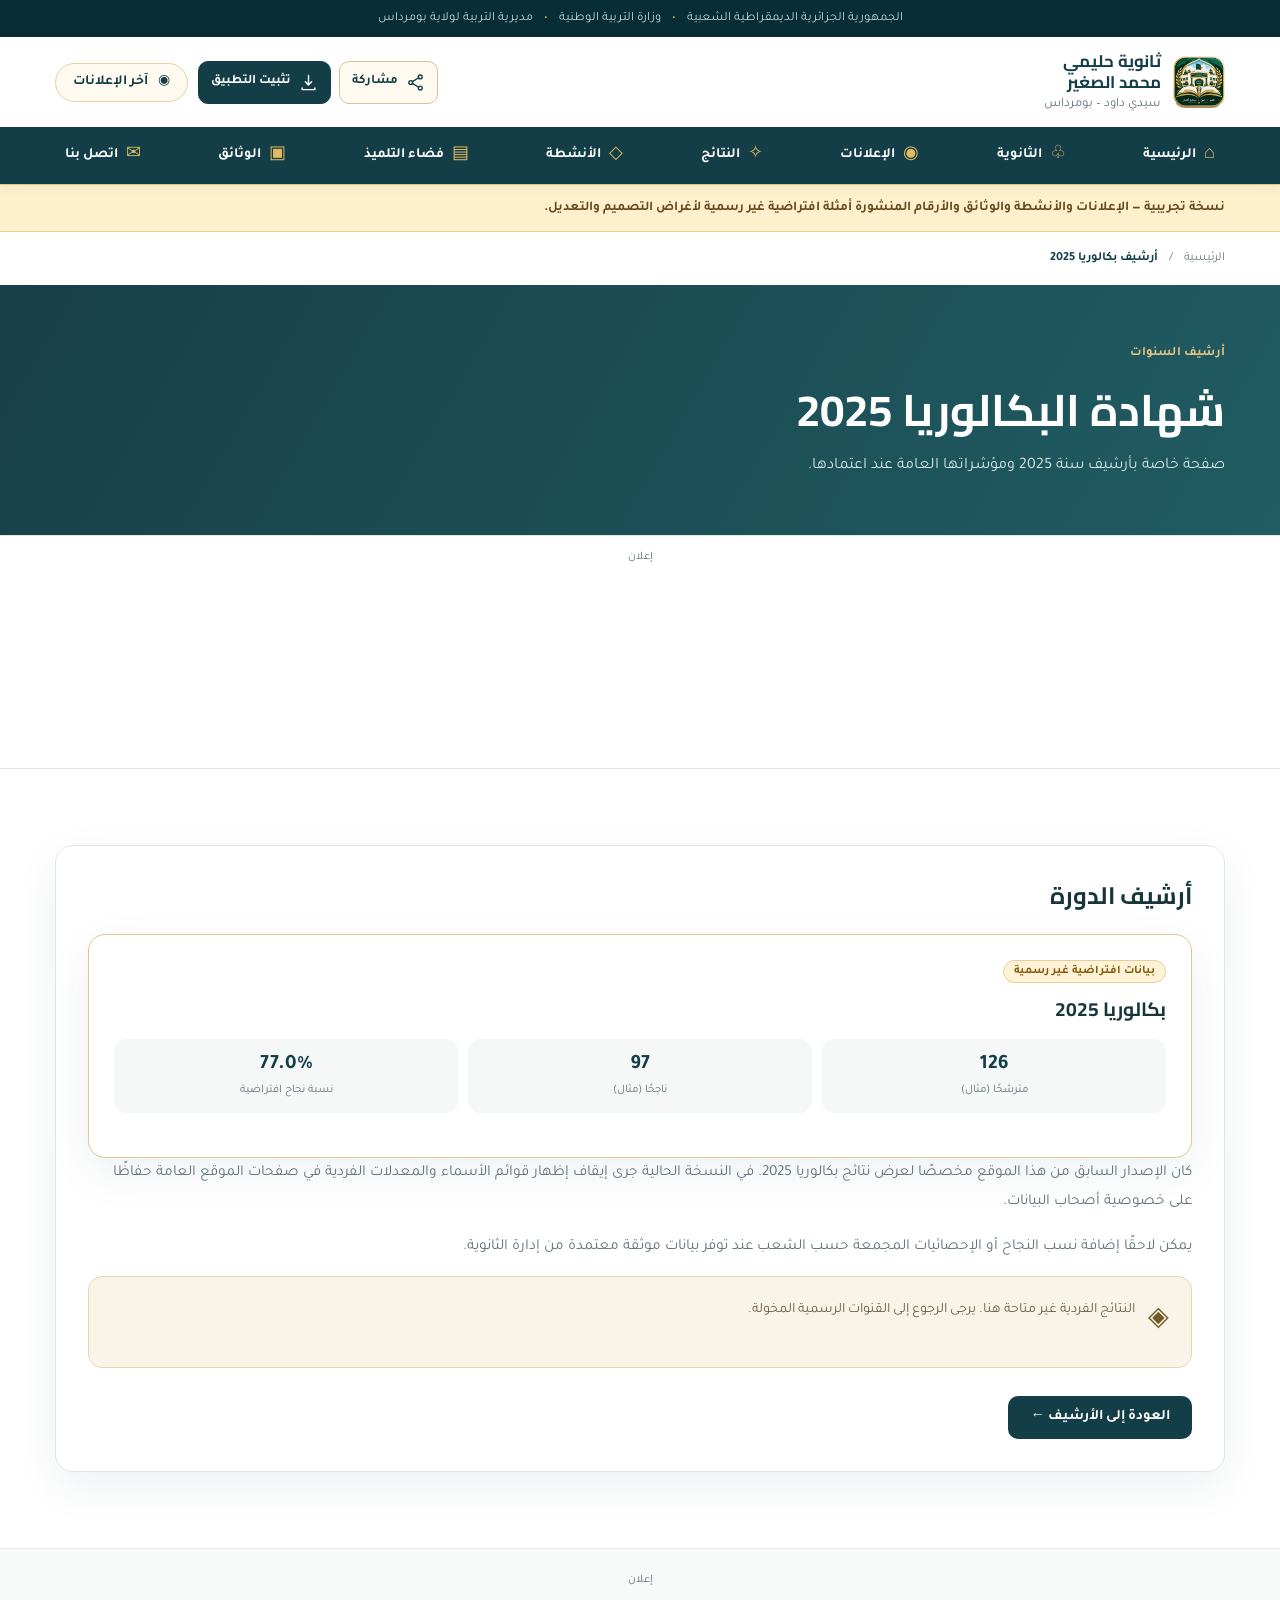
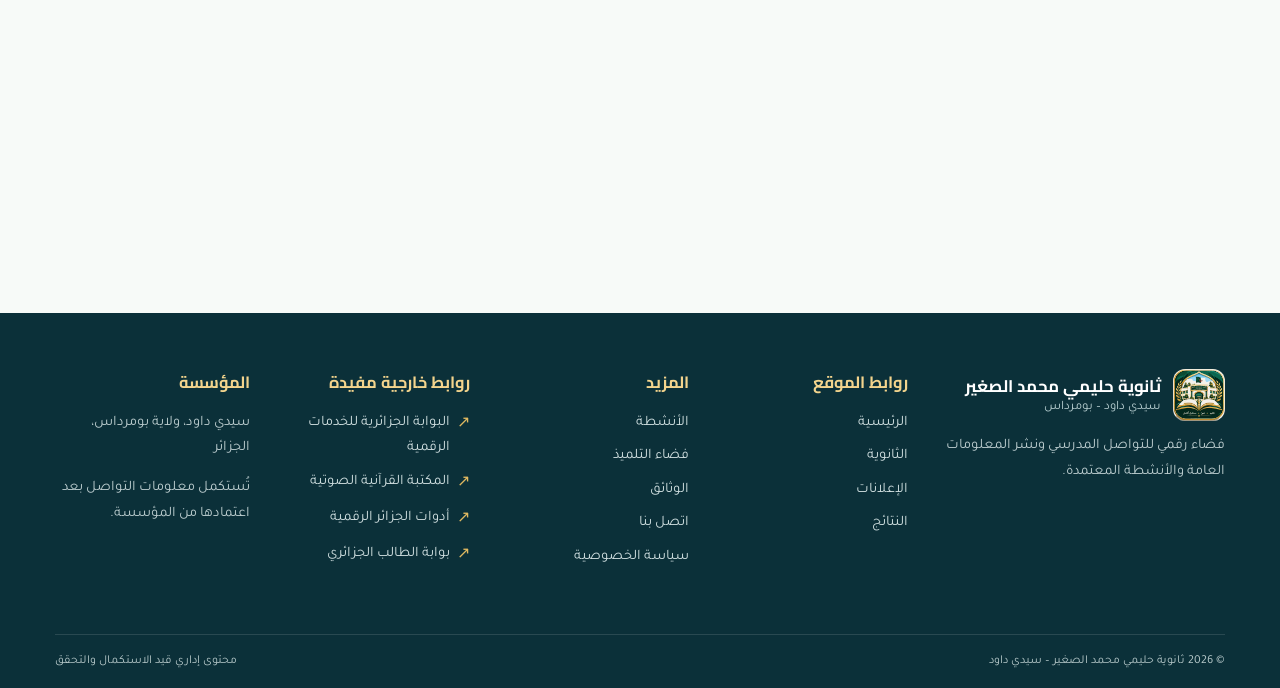
<file: results-2025.html>
<!doctype html><html lang="ar" dir="rtl"><head><meta charset="utf-8"><meta name="viewport" content="width=device-width,initial-scale=1"><meta name="theme-color" content="#133e47"><meta name="color-scheme" content="light"><meta name="description" content="أرشيف البكالوريا لعام 2025 مع حماية البيانات الشخصية للتلاميذ."><meta property="og:type" content="website"><meta property="og:locale" content="ar_DZ"><meta property="og:title" content="أرشيف بكالوريا 2025 | ثانوية حليمي محمد الصغير – سيدي داود"><meta property="og:description" content="أرشيف البكالوريا لعام 2025 مع حماية البيانات الشخصية للتلاميذ."><meta property="og:url" content="https://imadtbn.github.io/sididaoud-bac2025/results-2025.html">
<meta property="og:site_name" content="ثانوية حليمي محمد الصغير – سيدي داود">
<meta property="og:image" content="https://imadtbn.github.io/sididaoud-bac2025/assets/icons/school-emblem-512.png">
<meta property="og:image:secure_url" content="https://imadtbn.github.io/sididaoud-bac2025/assets/icons/school-emblem-512.png">
<meta property="og:image:type" content="image/png">
<meta property="og:image:width" content="512">
<meta property="og:image:height" content="512">
<meta property="og:image:alt" content="شعار ثانوية حليمي محمد الصغير – سيدي داود: مبنى مدرسي وعلم الجزائر وكتاب مفتوح">
<meta name="twitter:card" content="summary">
<meta name="twitter:title" content="أرشيف بكالوريا 2025 | ثانوية حليمي محمد الصغير – سيدي داود">
<meta name="twitter:description" content="أرشيف البكالوريا لعام 2025 مع حماية البيانات الشخصية للتلاميذ.">
<meta name="twitter:image" content="https://imadtbn.github.io/sididaoud-bac2025/assets/icons/school-emblem-512.png">
<meta name="twitter:image:alt" content="شعار ثانوية حليمي محمد الصغير – سيدي داود: مبنى مدرسي وعلم الجزائر وكتاب مفتوح"><link rel="canonical" href="https://imadtbn.github.io/sididaoud-bac2025/results-2025.html"><link rel="icon" href="assets/icons/school-emblem-48.png" type="image/png" sizes="48x48"><link rel="apple-touch-icon" href="assets/icons/school-emblem-192.png"><link rel="manifest" href="manifest.webmanifest"><link rel="preconnect" href="https://fonts.googleapis.com">
<link rel="preconnect" href="https://fonts.gstatic.com" crossorigin>
<link href="https://fonts.googleapis.com/css2?family=Cairo:wght@600;700;800&amp;family=Tajawal:wght@400;500;700&amp;display=swap" rel="stylesheet">
<link rel="stylesheet" href="assets/css/main.css"><title>أرشيف بكالوريا 2025 | ثانوية حليمي محمد الصغير – سيدي داود</title><script defer src="assets/js/main.js"></script><script defer src="assets/js/site-actions.js"></script><script async src="https://pagead2.googlesyndication.com/pagead/js/adsbygoogle.js?client=ca-pub-5656416032906373" crossorigin="anonymous"></script><script defer src="assets/js/ads.js"></script><script type="application/ld+json">{"@context":"https://schema.org","@type":"WebSite","name":"ثانوية حليمي محمد الصغير – سيدي داود","url":"https://imadtbn.github.io/sididaoud-bac2025/","inLanguage":"ar"}</script></head>
<body data-page=""><a href="#main" class="skip-link">تجاوز إلى المحتوى</a>
<header class="site-header"><div class="gov-line"><div class="container">الجمهورية الجزائرية الديمقراطية الشعبية <span>•</span> وزارة التربية الوطنية <span>•</span> مديرية التربية لولاية بومرداس</div></div>
<div class="container masthead"><a href="index.html" class="brand" aria-label="الصفحة الرئيسية"><span class="brand-emblem brand-emblem--image"><img src="assets/icons/school-emblem-192.png" width="48" height="48" alt="" decoding="async"></span><span><strong><span class="brand-title-line">ثانوية حليمي</span><span class="brand-title-line">محمد الصغير</span></strong><small>سيدي داود – بومرداس</small></span></a><div class="head-actions"><div class="site-action-buttons">
<button class="site-action-button" id="site-share" type="button" aria-label="مشاركة الموقع" title="مشاركة الموقع"><svg viewBox="0 0 24 24" width="19" height="19" fill="none" stroke="currentColor" stroke-width="1.8" stroke-linecap="round" stroke-linejoin="round" aria-hidden="true"><circle cx="18" cy="5" r="2.4"/><circle cx="6" cy="12" r="2.4"/><circle cx="18" cy="19" r="2.4"/><path d="M8 11 16 6M8 13l8 5"/></svg><span>مشاركة</span></button>
<button class="site-action-button action-install" id="site-install" type="button" aria-label="تثبيت الموقع" title="تثبيت الموقع"><svg viewBox="0 0 24 24" width="19" height="19" fill="none" stroke="currentColor" stroke-width="1.8" stroke-linecap="round" stroke-linejoin="round" aria-hidden="true"><path d="M12 3v12m-4-4 4 4 4-4M4 19v2h16v-2"/></svg><span id="install-label">تثبيت التطبيق</span></button>
</div><a class="header-shortcut" href="announcements.html">◉ <span>آخر الإعلانات</span></a><button class="mobile-toggle" type="button" id="nav-toggle" aria-controls="mobile-menu" aria-expanded="false" aria-label="فتح القائمة"><span>☰</span></button></div></div>
<nav class="desktop-nav" aria-label="التنقل الرئيسي"><div class="container nav-list"><a class="nav-item" href="index.html"><span class="nav-symbol" aria-hidden="true">⌂</span>الرئيسية</a><a class="nav-item" href="about.html"><span class="nav-symbol" aria-hidden="true">♧</span>الثانوية</a><a class="nav-item" href="announcements.html"><span class="nav-symbol" aria-hidden="true">◉</span>الإعلانات</a><a class="nav-item" href="results.html"><span class="nav-symbol" aria-hidden="true">✧</span>النتائج</a><a class="nav-item" href="activities.html"><span class="nav-symbol" aria-hidden="true">◇</span>الأنشطة</a><a class="nav-item" href="students.html"><span class="nav-symbol" aria-hidden="true">▤</span>فضاء التلميذ</a><a class="nav-item" href="documents.html"><span class="nav-symbol" aria-hidden="true">▣</span>الوثائق</a><a class="nav-item" href="contact.html"><span class="nav-symbol" aria-hidden="true">✉</span>اتصل بنا</a></div></nav>
<nav class="mobile-menu" id="mobile-menu" aria-label="قائمة الهاتف" inert><div class="menu-heading"><strong>القائمة الرئيسية</strong><button id="nav-close" aria-label="إغلاق القائمة" type="button">×</button></div><a class="nav-item" href="index.html"><span class="nav-symbol" aria-hidden="true">⌂</span>الرئيسية</a><a class="nav-item" href="about.html"><span class="nav-symbol" aria-hidden="true">♧</span>الثانوية</a><a class="nav-item" href="announcements.html"><span class="nav-symbol" aria-hidden="true">◉</span>الإعلانات</a><a class="nav-item" href="results.html"><span class="nav-symbol" aria-hidden="true">✧</span>النتائج</a><a class="nav-item" href="activities.html"><span class="nav-symbol" aria-hidden="true">◇</span>الأنشطة</a><a class="nav-item" href="students.html"><span class="nav-symbol" aria-hidden="true">▤</span>فضاء التلميذ</a><a class="nav-item" href="documents.html"><span class="nav-symbol" aria-hidden="true">▣</span>الوثائق</a><a class="nav-item" href="contact.html"><span class="nav-symbol" aria-hidden="true">✉</span>اتصل بنا</a><a class="nav-item" href="privacy.html">◈ سياسة الخصوصية</a></nav><button id="nav-overlay" class="nav-overlay" tabindex="-1" aria-label="إغلاق القائمة"></button></header>
<main id="main"><nav class="crumb container" aria-label="مسار التنقل"><a href="index.html">الرئيسية</a><span>/</span><span aria-current="page">أرشيف بكالوريا 2025</span></nav><section class="subhero"><div class="container"><span class="eyebrow">أرشيف السنوات</span><h1>شهادة البكالوريا 2025</h1><p>صفحة خاصة بأرشيف سنة 2025 ومؤشراتها العامة عند اعتمادها.</p></div></section>
<aside class="ad-placement ad-placement--in-content" data-ad-placement="fluid" aria-label="إعلان">
<div class="ad-placement__inner">
<div class="ad-placement__label" aria-hidden="true">إعلان</div>
<div class="ad-placement__creative">
<ins class="adsbygoogle"
 style="display:block"
 data-ad-format="fluid"
 data-ad-layout-key="-fr+57+4a-dc+8g"
 data-ad-client="ca-pub-5656416032906373"
 data-ad-slot="7867079394"></ins>
</div>
</div>
</aside><section class="container section narrow"><article class="paper"><h2>أرشيف الدورة</h2><div id="results-2025-demo" class="items-grid single-result" aria-live="polite"><p>يُحمّل المثال الإحصائي...</p></div><p>كان الإصدار السابق من هذا الموقع مخصصًا لعرض نتائج بكالوريا 2025. في النسخة الحالية جرى إيقاف إظهار قوائم الأسماء والمعدلات الفردية في صفحات الموقع العامة حفاظًا على خصوصية أصحاب البيانات.</p><p>يمكن لاحقًا إضافة نسب النجاح أو الإحصائيات المجمعة حسب الشعب عند توفر بيانات موثقة معتمدة من إدارة الثانوية.</p><div class="privacy-panel"><span>◈</span><p>النتائج الفردية غير متاحة هنا. يرجى الرجوع إلى القنوات الرسمية المخولة.</p></div><a class="button button-dark" href="results.html">العودة إلى الأرشيف ←</a></article></section></main>
<aside class="ad-placement ad-placement--before-footer" data-ad-placement="auto" aria-label="إعلان">
<div class="ad-placement__inner">
<div class="ad-placement__label" aria-hidden="true">إعلان</div>
<div class="ad-placement__creative">
<ins class="adsbygoogle"
 style="display:block"
 data-ad-client="ca-pub-5656416032906373"
 data-ad-slot="3143411927"
 data-ad-format="auto"
 data-full-width-responsive="true"></ins>
</div>
</div>
</aside>
<footer class="footer"><div class="container footer-main"><div class="footer-brand"><a href="index.html" class="brand"><span class="brand-emblem brand-emblem--image"><img src="assets/icons/school-emblem-192.png" width="48" height="48" alt="" decoding="async"></span><span><strong>ثانوية حليمي محمد الصغير</strong><small>سيدي داود – بومرداس</small></span></a><p>فضاء رقمي للتواصل المدرسي ونشر المعلومات العامة والأنشطة المعتمدة.</p></div><div><h2>روابط الموقع</h2><a href="index.html">الرئيسية</a><a href="about.html">الثانوية</a><a href="announcements.html">الإعلانات</a><a href="results.html">النتائج</a></div><div><h2>المزيد</h2><a href="activities.html">الأنشطة</a><a href="students.html">فضاء التلميذ</a><a href="documents.html">الوثائق</a><a href="contact.html">اتصل بنا</a><a href="privacy.html">سياسة الخصوصية</a></div><div class="footer-external"><h2>روابط خارجية مفيدة</h2>
<a href="https://imadtbn.github.io/dz_portal/" target="_blank" rel="noopener noreferrer"><span aria-hidden="true">↗</span> البوابة الجزائرية للخدمات الرقمية</a>
<a href="https://imadtbn.github.io/quran-mp3/" target="_blank" rel="noopener noreferrer"><span aria-hidden="true">↗</span> المكتبة القرآنية الصوتية</a>
<a href="https://imadtbn.github.io/tools-dz/" target="_blank" rel="noopener noreferrer"><span aria-hidden="true">↗</span> أدوات الجزائر الرقمية</a>
<a href="https://imadtbn.github.io/student-dz/" target="_blank" rel="noopener noreferrer"><span aria-hidden="true">↗</span> بوابة الطالب الجزائري</a>
</div><div><h2>المؤسسة</h2><p>سيدي داود، ولاية بومرداس، الجزائر</p><p class="footer-caption">تُستكمل معلومات التواصل بعد اعتمادها من المؤسسة.</p></div></div><div class="container footer-bottom"><span>© <span id="year">2026</span> ثانوية حليمي محمد الصغير – سيدي داود</span><span>محتوى إداري قيد الاستكمال والتحقق</span></div></footer></body></html>
</file>
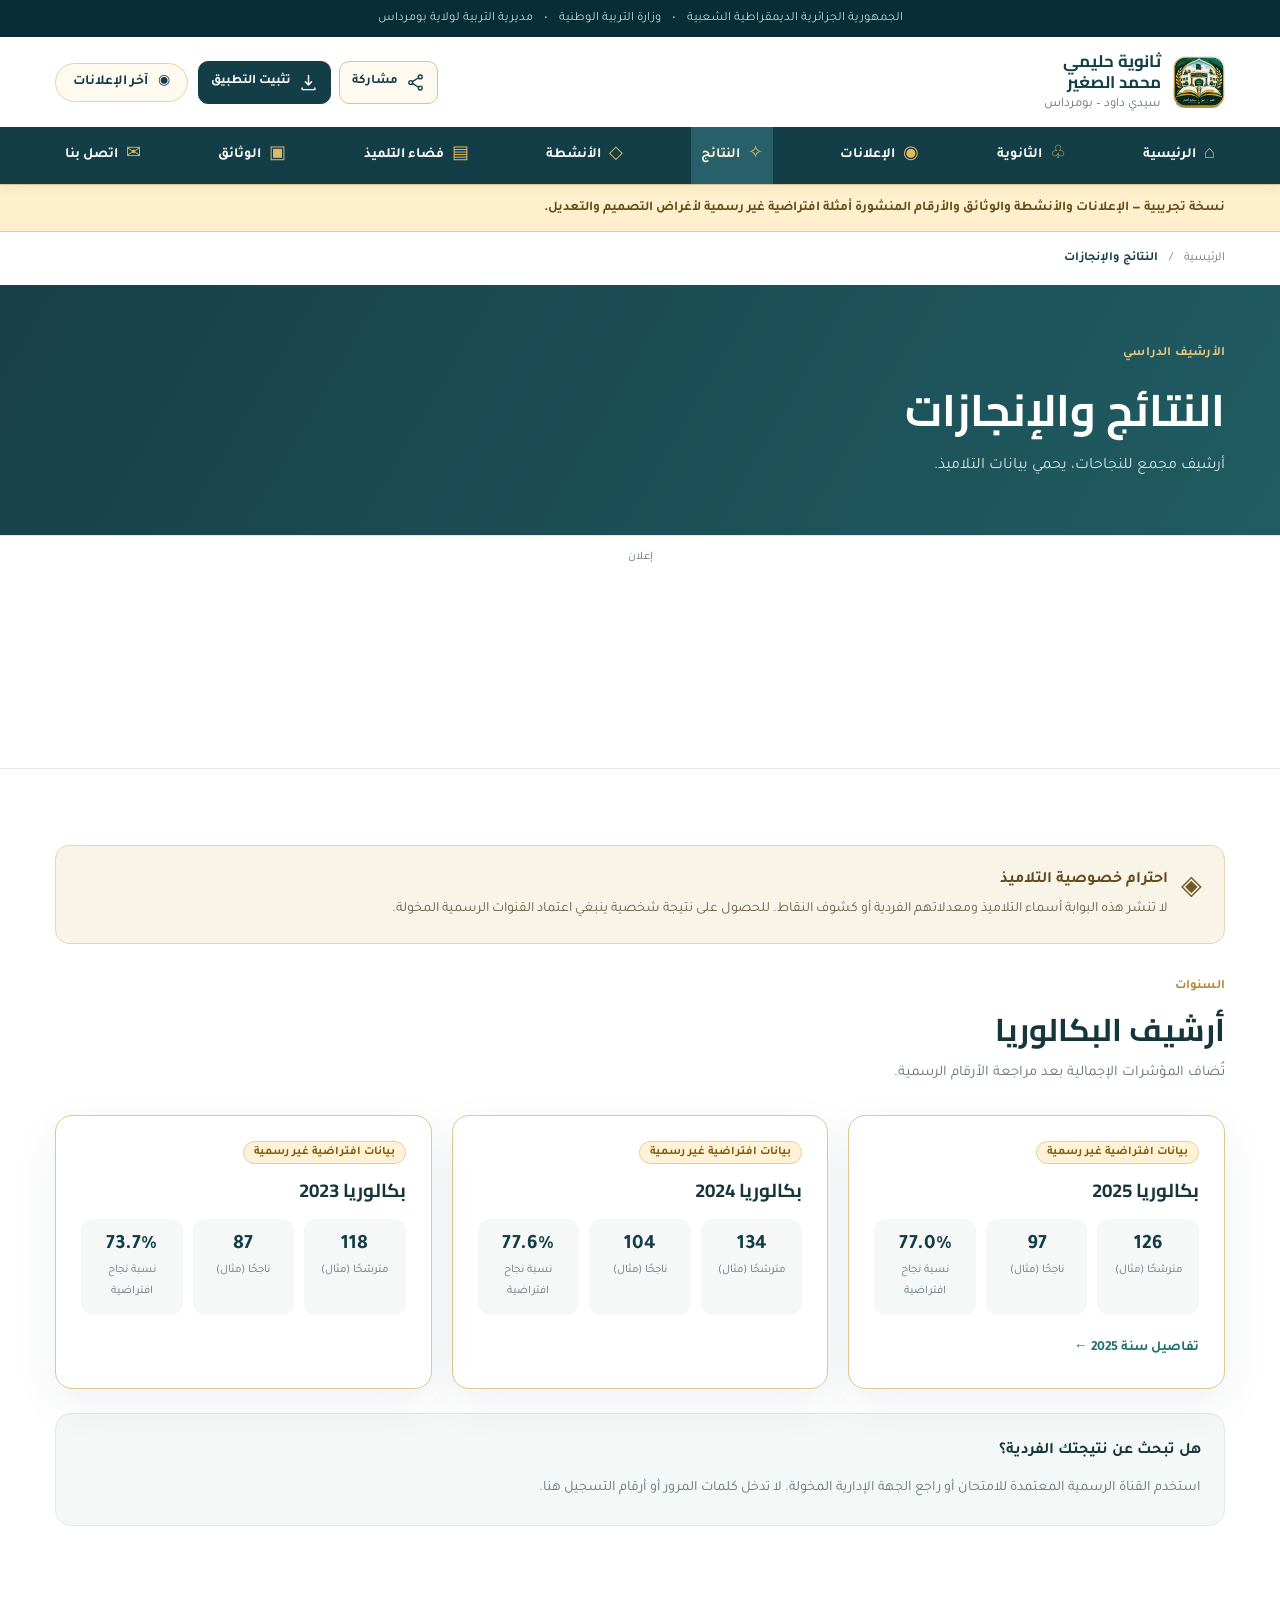
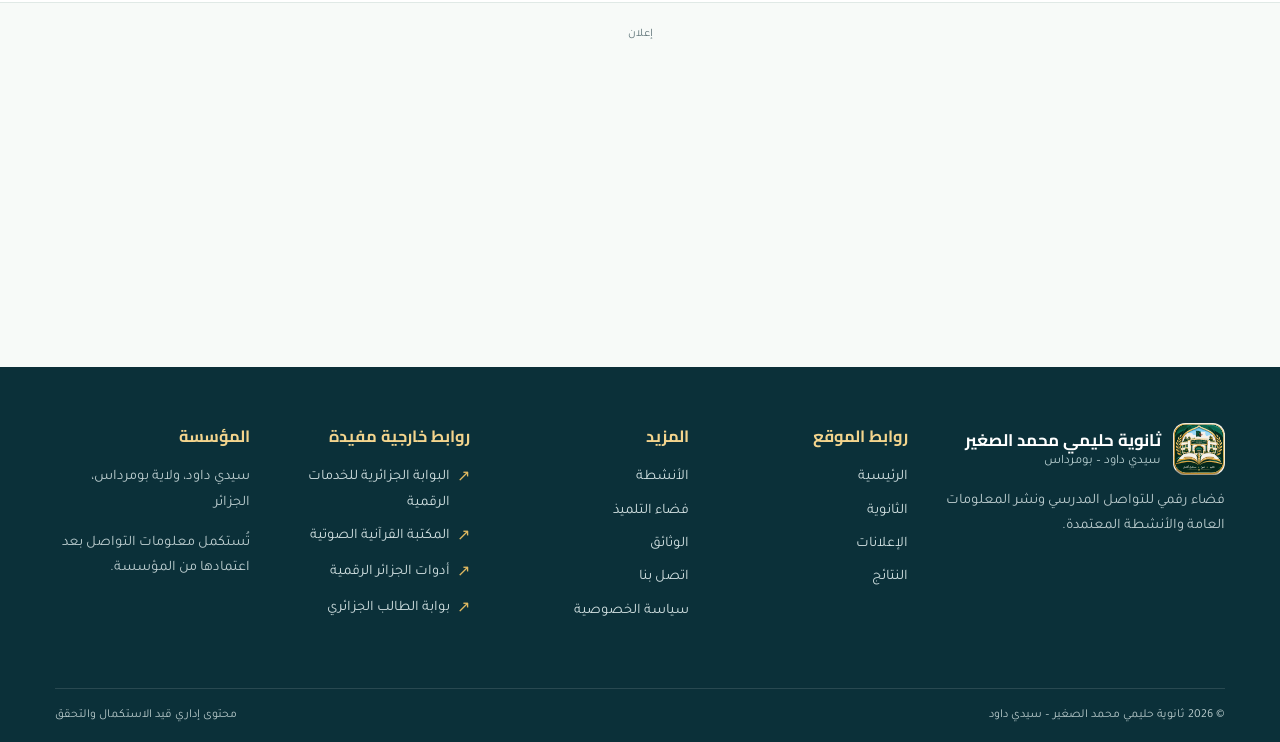
<file: results.html>
<!doctype html><html lang="ar" dir="rtl"><head><meta charset="utf-8"><meta name="viewport" content="width=device-width,initial-scale=1"><meta name="theme-color" content="#133e47"><meta name="color-scheme" content="light"><meta name="description" content="الأرشيف العام لنتائج البكالوريا والإنجازات المدرسية لثانوية سيدي داود."><meta property="og:type" content="website"><meta property="og:locale" content="ar_DZ"><meta property="og:title" content="النتائج والإنجازات | ثانوية حليمي محمد الصغير – سيدي داود"><meta property="og:description" content="الأرشيف العام لنتائج البكالوريا والإنجازات المدرسية لثانوية سيدي داود."><meta property="og:url" content="https://imadtbn.github.io/sididaoud-bac2025/results.html">
<meta property="og:site_name" content="ثانوية حليمي محمد الصغير – سيدي داود">
<meta property="og:image" content="https://imadtbn.github.io/sididaoud-bac2025/assets/icons/school-emblem-512.png">
<meta property="og:image:secure_url" content="https://imadtbn.github.io/sididaoud-bac2025/assets/icons/school-emblem-512.png">
<meta property="og:image:type" content="image/png">
<meta property="og:image:width" content="512">
<meta property="og:image:height" content="512">
<meta property="og:image:alt" content="شعار ثانوية حليمي محمد الصغير – سيدي داود: مبنى مدرسي وعلم الجزائر وكتاب مفتوح">
<meta name="twitter:card" content="summary">
<meta name="twitter:title" content="النتائج والإنجازات | ثانوية حليمي محمد الصغير – سيدي داود">
<meta name="twitter:description" content="الأرشيف العام لنتائج البكالوريا والإنجازات المدرسية لثانوية سيدي داود.">
<meta name="twitter:image" content="https://imadtbn.github.io/sididaoud-bac2025/assets/icons/school-emblem-512.png">
<meta name="twitter:image:alt" content="شعار ثانوية حليمي محمد الصغير – سيدي داود: مبنى مدرسي وعلم الجزائر وكتاب مفتوح"><link rel="canonical" href="https://imadtbn.github.io/sididaoud-bac2025/results.html"><link rel="icon" href="assets/icons/school-emblem-48.png" type="image/png" sizes="48x48"><link rel="apple-touch-icon" href="assets/icons/school-emblem-192.png"><link rel="manifest" href="manifest.webmanifest"><link rel="preconnect" href="https://fonts.googleapis.com">
<link rel="preconnect" href="https://fonts.gstatic.com" crossorigin>
<link href="https://fonts.googleapis.com/css2?family=Cairo:wght@600;700;800&amp;family=Tajawal:wght@400;500;700&amp;display=swap" rel="stylesheet">
<link rel="stylesheet" href="assets/css/main.css"><title>النتائج والإنجازات | ثانوية حليمي محمد الصغير – سيدي داود</title><script defer src="assets/js/main.js"></script><script defer src="assets/js/site-actions.js"></script><script async src="https://pagead2.googlesyndication.com/pagead/js/adsbygoogle.js?client=ca-pub-5656416032906373" crossorigin="anonymous"></script><script defer src="assets/js/ads.js"></script><script type="application/ld+json">{"@context":"https://schema.org","@type":"WebSite","name":"ثانوية حليمي محمد الصغير – سيدي داود","url":"https://imadtbn.github.io/sididaoud-bac2025/","inLanguage":"ar"}</script></head>
<body data-page=""><a href="#main" class="skip-link">تجاوز إلى المحتوى</a>
<header class="site-header"><div class="gov-line"><div class="container">الجمهورية الجزائرية الديمقراطية الشعبية <span>•</span> وزارة التربية الوطنية <span>•</span> مديرية التربية لولاية بومرداس</div></div>
<div class="container masthead"><a href="index.html" class="brand" aria-label="الصفحة الرئيسية"><span class="brand-emblem brand-emblem--image"><img src="assets/icons/school-emblem-192.png" width="48" height="48" alt="" decoding="async"></span><span><strong><span class="brand-title-line">ثانوية حليمي</span><span class="brand-title-line">محمد الصغير</span></strong><small>سيدي داود – بومرداس</small></span></a><div class="head-actions"><div class="site-action-buttons">
<button class="site-action-button" id="site-share" type="button" aria-label="مشاركة الموقع" title="مشاركة الموقع"><svg viewBox="0 0 24 24" width="19" height="19" fill="none" stroke="currentColor" stroke-width="1.8" stroke-linecap="round" stroke-linejoin="round" aria-hidden="true"><circle cx="18" cy="5" r="2.4"/><circle cx="6" cy="12" r="2.4"/><circle cx="18" cy="19" r="2.4"/><path d="M8 11 16 6M8 13l8 5"/></svg><span>مشاركة</span></button>
<button class="site-action-button action-install" id="site-install" type="button" aria-label="تثبيت الموقع" title="تثبيت الموقع"><svg viewBox="0 0 24 24" width="19" height="19" fill="none" stroke="currentColor" stroke-width="1.8" stroke-linecap="round" stroke-linejoin="round" aria-hidden="true"><path d="M12 3v12m-4-4 4 4 4-4M4 19v2h16v-2"/></svg><span id="install-label">تثبيت التطبيق</span></button>
</div><a class="header-shortcut" href="announcements.html">◉ <span>آخر الإعلانات</span></a><button class="mobile-toggle" type="button" id="nav-toggle" aria-controls="mobile-menu" aria-expanded="false" aria-label="فتح القائمة"><span>☰</span></button></div></div>
<nav class="desktop-nav" aria-label="التنقل الرئيسي"><div class="container nav-list"><a class="nav-item" href="index.html"><span class="nav-symbol" aria-hidden="true">⌂</span>الرئيسية</a><a class="nav-item" href="about.html"><span class="nav-symbol" aria-hidden="true">♧</span>الثانوية</a><a class="nav-item" href="announcements.html"><span class="nav-symbol" aria-hidden="true">◉</span>الإعلانات</a><a class="nav-item" href="results.html"><span class="nav-symbol" aria-hidden="true">✧</span>النتائج</a><a class="nav-item" href="activities.html"><span class="nav-symbol" aria-hidden="true">◇</span>الأنشطة</a><a class="nav-item" href="students.html"><span class="nav-symbol" aria-hidden="true">▤</span>فضاء التلميذ</a><a class="nav-item" href="documents.html"><span class="nav-symbol" aria-hidden="true">▣</span>الوثائق</a><a class="nav-item" href="contact.html"><span class="nav-symbol" aria-hidden="true">✉</span>اتصل بنا</a></div></nav>
<nav class="mobile-menu" id="mobile-menu" aria-label="قائمة الهاتف" inert><div class="menu-heading"><strong>القائمة الرئيسية</strong><button id="nav-close" aria-label="إغلاق القائمة" type="button">×</button></div><a class="nav-item" href="index.html"><span class="nav-symbol" aria-hidden="true">⌂</span>الرئيسية</a><a class="nav-item" href="about.html"><span class="nav-symbol" aria-hidden="true">♧</span>الثانوية</a><a class="nav-item" href="announcements.html"><span class="nav-symbol" aria-hidden="true">◉</span>الإعلانات</a><a class="nav-item" href="results.html"><span class="nav-symbol" aria-hidden="true">✧</span>النتائج</a><a class="nav-item" href="activities.html"><span class="nav-symbol" aria-hidden="true">◇</span>الأنشطة</a><a class="nav-item" href="students.html"><span class="nav-symbol" aria-hidden="true">▤</span>فضاء التلميذ</a><a class="nav-item" href="documents.html"><span class="nav-symbol" aria-hidden="true">▣</span>الوثائق</a><a class="nav-item" href="contact.html"><span class="nav-symbol" aria-hidden="true">✉</span>اتصل بنا</a><a class="nav-item" href="privacy.html">◈ سياسة الخصوصية</a></nav><button id="nav-overlay" class="nav-overlay" tabindex="-1" aria-label="إغلاق القائمة"></button></header>
<main id="main"><nav class="crumb container" aria-label="مسار التنقل"><a href="index.html">الرئيسية</a><span>/</span><span aria-current="page">النتائج والإنجازات</span></nav><section class="subhero"><div class="container"><span class="eyebrow">الأرشيف الدراسي</span><h1>النتائج والإنجازات</h1><p>أرشيف مجمع للنجاحات، يحمي بيانات التلاميذ.</p></div></section>
<aside class="ad-placement ad-placement--in-content" data-ad-placement="fluid" aria-label="إعلان">
<div class="ad-placement__inner">
<div class="ad-placement__label" aria-hidden="true">إعلان</div>
<div class="ad-placement__creative">
<ins class="adsbygoogle"
 style="display:block"
 data-ad-format="fluid"
 data-ad-layout-key="-fr+57+4a-dc+8g"
 data-ad-client="ca-pub-5656416032906373"
 data-ad-slot="7867079394"></ins>
</div>
</div>
</aside><section class="container section"><div class="privacy-panel"><span aria-hidden="true">◈</span><div><strong>احترام خصوصية التلاميذ</strong><p>لا تنشر هذه البوابة أسماء التلاميذ ومعدلاتهم الفردية أو كشوف النقاط. للحصول على نتيجة شخصية ينبغي اعتماد القنوات الرسمية المخولة.</p></div></div><div class="section-heading"><div><span class="eyebrow">السنوات</span><h2>أرشيف البكالوريا</h2><p>تُضاف المؤشرات الإجمالية بعد مراجعة الأرقام الرسمية.</p></div></div><div class="items-grid" id="results-list" aria-live="polite"><p>يُحمّل الأرشيف التجريبي...</p></div><div class="mini-panel space-top"><strong>هل تبحث عن نتيجتك الفردية؟</strong><p>استخدم القناة الرسمية المعتمدة للامتحان أو راجع الجهة الإدارية المخولة. لا تدخل كلمات المرور أو أرقام التسجيل هنا.</p></div></section></main>
<aside class="ad-placement ad-placement--before-footer" data-ad-placement="auto" aria-label="إعلان">
<div class="ad-placement__inner">
<div class="ad-placement__label" aria-hidden="true">إعلان</div>
<div class="ad-placement__creative">
<ins class="adsbygoogle"
 style="display:block"
 data-ad-client="ca-pub-5656416032906373"
 data-ad-slot="3143411927"
 data-ad-format="auto"
 data-full-width-responsive="true"></ins>
</div>
</div>
</aside>
<footer class="footer"><div class="container footer-main"><div class="footer-brand"><a href="index.html" class="brand"><span class="brand-emblem brand-emblem--image"><img src="assets/icons/school-emblem-192.png" width="48" height="48" alt="" decoding="async"></span><span><strong>ثانوية حليمي محمد الصغير</strong><small>سيدي داود – بومرداس</small></span></a><p>فضاء رقمي للتواصل المدرسي ونشر المعلومات العامة والأنشطة المعتمدة.</p></div><div><h2>روابط الموقع</h2><a href="index.html">الرئيسية</a><a href="about.html">الثانوية</a><a href="announcements.html">الإعلانات</a><a href="results.html">النتائج</a></div><div><h2>المزيد</h2><a href="activities.html">الأنشطة</a><a href="students.html">فضاء التلميذ</a><a href="documents.html">الوثائق</a><a href="contact.html">اتصل بنا</a><a href="privacy.html">سياسة الخصوصية</a></div><div class="footer-external"><h2>روابط خارجية مفيدة</h2>
<a href="https://imadtbn.github.io/dz_portal/" target="_blank" rel="noopener noreferrer"><span aria-hidden="true">↗</span> البوابة الجزائرية للخدمات الرقمية</a>
<a href="https://imadtbn.github.io/quran-mp3/" target="_blank" rel="noopener noreferrer"><span aria-hidden="true">↗</span> المكتبة القرآنية الصوتية</a>
<a href="https://imadtbn.github.io/tools-dz/" target="_blank" rel="noopener noreferrer"><span aria-hidden="true">↗</span> أدوات الجزائر الرقمية</a>
<a href="https://imadtbn.github.io/student-dz/" target="_blank" rel="noopener noreferrer"><span aria-hidden="true">↗</span> بوابة الطالب الجزائري</a>
</div><div><h2>المؤسسة</h2><p>سيدي داود، ولاية بومرداس، الجزائر</p><p class="footer-caption">تُستكمل معلومات التواصل بعد اعتمادها من المؤسسة.</p></div></div><div class="container footer-bottom"><span>© <span id="year">2026</span> ثانوية حليمي محمد الصغير – سيدي داود</span><span>محتوى إداري قيد الاستكمال والتحقق</span></div></footer></body></html>
</file>
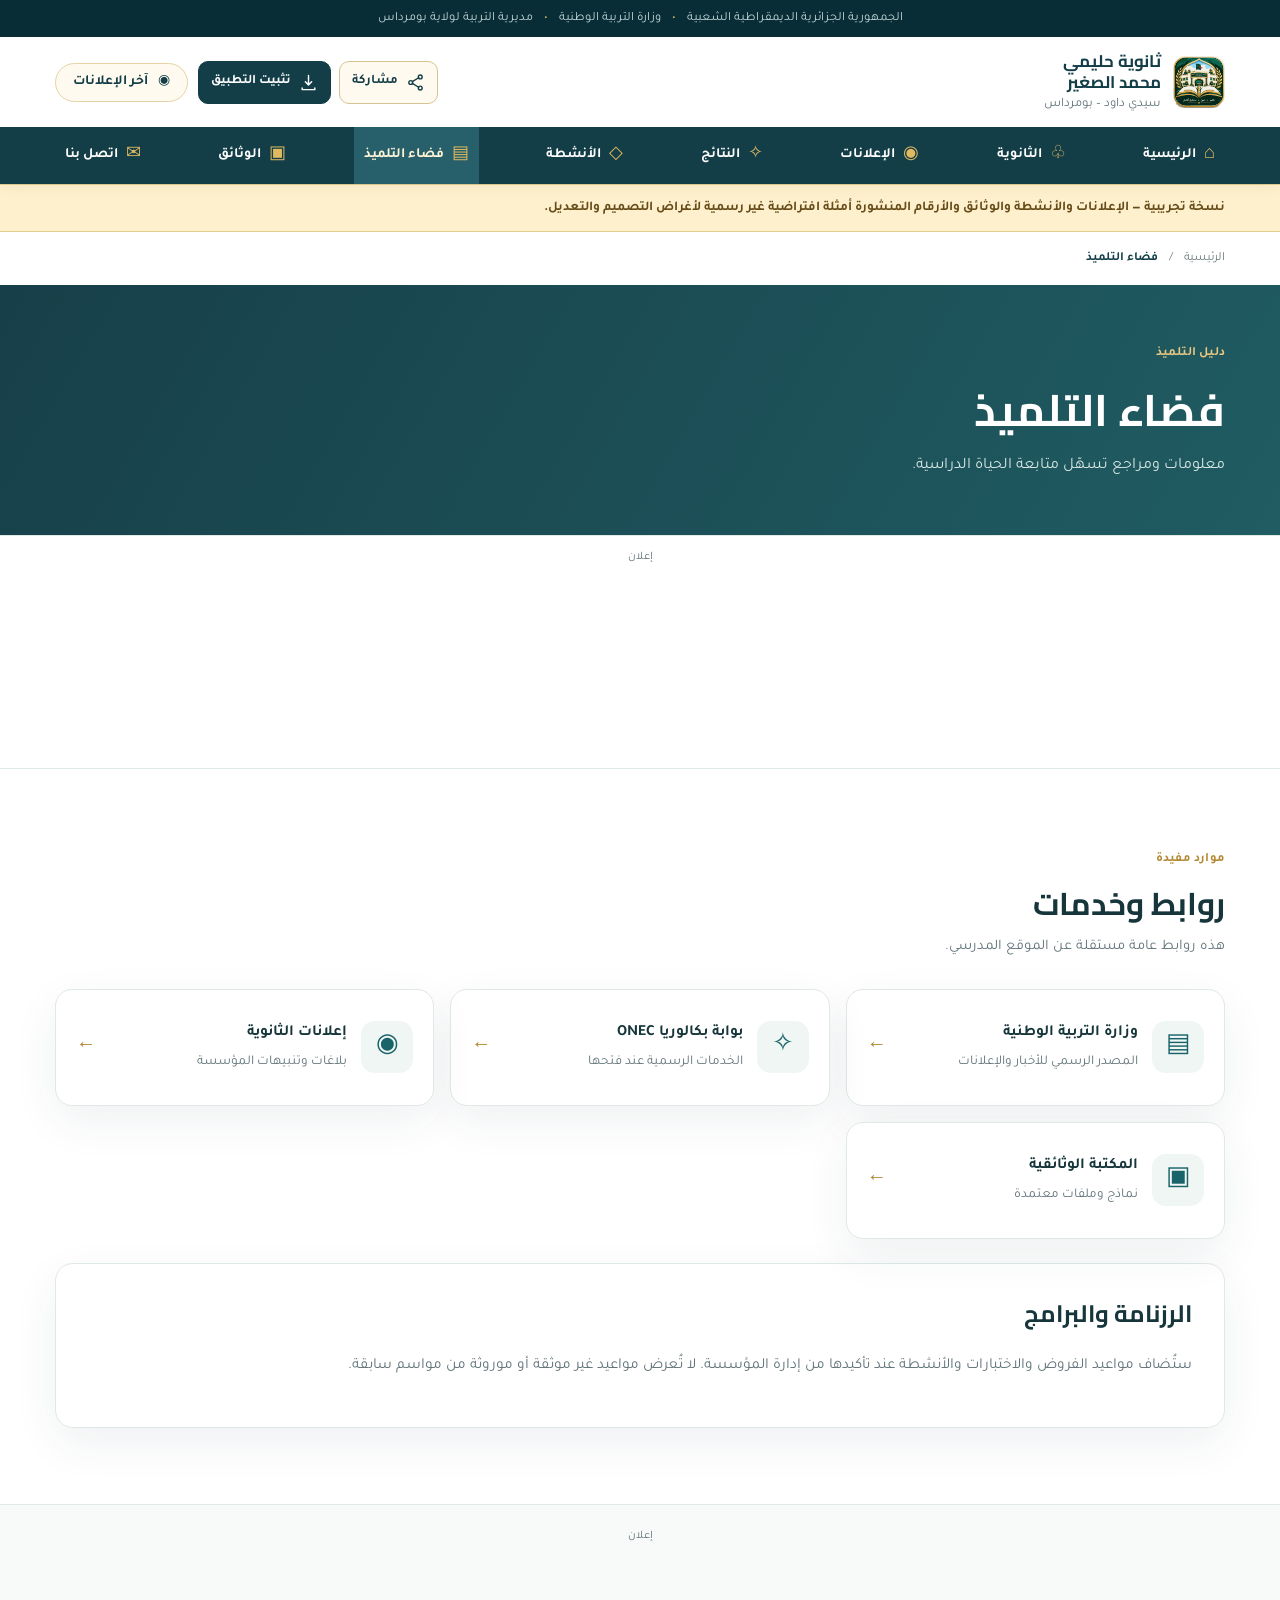
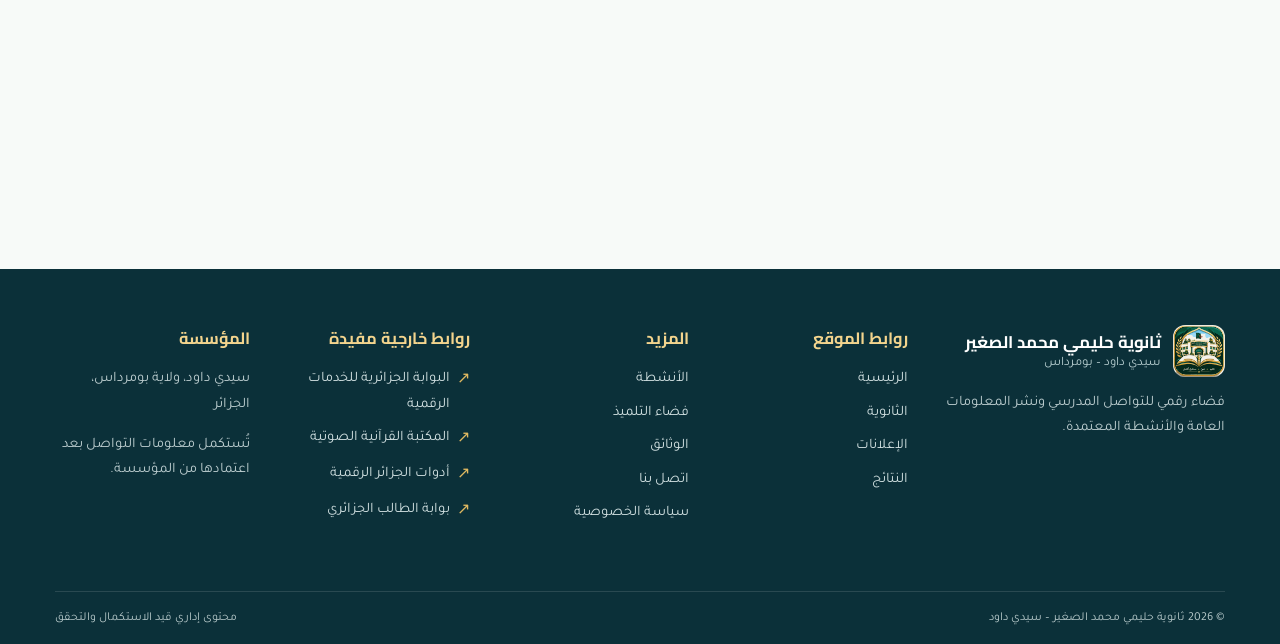
<file: students.html>
<!doctype html><html lang="ar" dir="rtl"><head><meta charset="utf-8"><meta name="viewport" content="width=device-width,initial-scale=1"><meta name="theme-color" content="#133e47"><meta name="color-scheme" content="light"><meta name="description" content="روابط وإرشادات مفيدة لتلاميذ ثانوية حليمي محمد الصغير بسيدي داود."><meta property="og:type" content="website"><meta property="og:locale" content="ar_DZ"><meta property="og:title" content="فضاء التلميذ | ثانوية حليمي محمد الصغير – سيدي داود"><meta property="og:description" content="روابط وإرشادات مفيدة لتلاميذ ثانوية حليمي محمد الصغير بسيدي داود."><meta property="og:url" content="https://imadtbn.github.io/sididaoud-bac2025/students.html">
<meta property="og:site_name" content="ثانوية حليمي محمد الصغير – سيدي داود">
<meta property="og:image" content="https://imadtbn.github.io/sididaoud-bac2025/assets/icons/school-emblem-512.png">
<meta property="og:image:secure_url" content="https://imadtbn.github.io/sididaoud-bac2025/assets/icons/school-emblem-512.png">
<meta property="og:image:type" content="image/png">
<meta property="og:image:width" content="512">
<meta property="og:image:height" content="512">
<meta property="og:image:alt" content="شعار ثانوية حليمي محمد الصغير – سيدي داود: مبنى مدرسي وعلم الجزائر وكتاب مفتوح">
<meta name="twitter:card" content="summary">
<meta name="twitter:title" content="فضاء التلميذ | ثانوية حليمي محمد الصغير – سيدي داود">
<meta name="twitter:description" content="روابط وإرشادات مفيدة لتلاميذ ثانوية حليمي محمد الصغير بسيدي داود.">
<meta name="twitter:image" content="https://imadtbn.github.io/sididaoud-bac2025/assets/icons/school-emblem-512.png">
<meta name="twitter:image:alt" content="شعار ثانوية حليمي محمد الصغير – سيدي داود: مبنى مدرسي وعلم الجزائر وكتاب مفتوح"><link rel="canonical" href="https://imadtbn.github.io/sididaoud-bac2025/students.html"><link rel="icon" href="assets/icons/school-emblem-48.png" type="image/png" sizes="48x48"><link rel="apple-touch-icon" href="assets/icons/school-emblem-192.png"><link rel="manifest" href="manifest.webmanifest"><link rel="preconnect" href="https://fonts.googleapis.com">
<link rel="preconnect" href="https://fonts.gstatic.com" crossorigin>
<link href="https://fonts.googleapis.com/css2?family=Cairo:wght@600;700;800&amp;family=Tajawal:wght@400;500;700&amp;display=swap" rel="stylesheet">
<link rel="stylesheet" href="assets/css/main.css"><title>فضاء التلميذ | ثانوية حليمي محمد الصغير – سيدي داود</title><script defer src="assets/js/main.js"></script><script defer src="assets/js/site-actions.js"></script><script async src="https://pagead2.googlesyndication.com/pagead/js/adsbygoogle.js?client=ca-pub-5656416032906373" crossorigin="anonymous"></script><script defer src="assets/js/ads.js"></script><script type="application/ld+json">{"@context":"https://schema.org","@type":"WebSite","name":"ثانوية حليمي محمد الصغير – سيدي داود","url":"https://imadtbn.github.io/sididaoud-bac2025/","inLanguage":"ar"}</script></head>
<body data-page=""><a href="#main" class="skip-link">تجاوز إلى المحتوى</a>
<header class="site-header"><div class="gov-line"><div class="container">الجمهورية الجزائرية الديمقراطية الشعبية <span>•</span> وزارة التربية الوطنية <span>•</span> مديرية التربية لولاية بومرداس</div></div>
<div class="container masthead"><a href="index.html" class="brand" aria-label="الصفحة الرئيسية"><span class="brand-emblem brand-emblem--image"><img src="assets/icons/school-emblem-192.png" width="48" height="48" alt="" decoding="async"></span><span><strong><span class="brand-title-line">ثانوية حليمي</span><span class="brand-title-line">محمد الصغير</span></strong><small>سيدي داود – بومرداس</small></span></a><div class="head-actions"><div class="site-action-buttons">
<button class="site-action-button" id="site-share" type="button" aria-label="مشاركة الموقع" title="مشاركة الموقع"><svg viewBox="0 0 24 24" width="19" height="19" fill="none" stroke="currentColor" stroke-width="1.8" stroke-linecap="round" stroke-linejoin="round" aria-hidden="true"><circle cx="18" cy="5" r="2.4"/><circle cx="6" cy="12" r="2.4"/><circle cx="18" cy="19" r="2.4"/><path d="M8 11 16 6M8 13l8 5"/></svg><span>مشاركة</span></button>
<button class="site-action-button action-install" id="site-install" type="button" aria-label="تثبيت الموقع" title="تثبيت الموقع"><svg viewBox="0 0 24 24" width="19" height="19" fill="none" stroke="currentColor" stroke-width="1.8" stroke-linecap="round" stroke-linejoin="round" aria-hidden="true"><path d="M12 3v12m-4-4 4 4 4-4M4 19v2h16v-2"/></svg><span id="install-label">تثبيت التطبيق</span></button>
</div><a class="header-shortcut" href="announcements.html">◉ <span>آخر الإعلانات</span></a><button class="mobile-toggle" type="button" id="nav-toggle" aria-controls="mobile-menu" aria-expanded="false" aria-label="فتح القائمة"><span>☰</span></button></div></div>
<nav class="desktop-nav" aria-label="التنقل الرئيسي"><div class="container nav-list"><a class="nav-item" href="index.html"><span class="nav-symbol" aria-hidden="true">⌂</span>الرئيسية</a><a class="nav-item" href="about.html"><span class="nav-symbol" aria-hidden="true">♧</span>الثانوية</a><a class="nav-item" href="announcements.html"><span class="nav-symbol" aria-hidden="true">◉</span>الإعلانات</a><a class="nav-item" href="results.html"><span class="nav-symbol" aria-hidden="true">✧</span>النتائج</a><a class="nav-item" href="activities.html"><span class="nav-symbol" aria-hidden="true">◇</span>الأنشطة</a><a class="nav-item" href="students.html"><span class="nav-symbol" aria-hidden="true">▤</span>فضاء التلميذ</a><a class="nav-item" href="documents.html"><span class="nav-symbol" aria-hidden="true">▣</span>الوثائق</a><a class="nav-item" href="contact.html"><span class="nav-symbol" aria-hidden="true">✉</span>اتصل بنا</a></div></nav>
<nav class="mobile-menu" id="mobile-menu" aria-label="قائمة الهاتف" inert><div class="menu-heading"><strong>القائمة الرئيسية</strong><button id="nav-close" aria-label="إغلاق القائمة" type="button">×</button></div><a class="nav-item" href="index.html"><span class="nav-symbol" aria-hidden="true">⌂</span>الرئيسية</a><a class="nav-item" href="about.html"><span class="nav-symbol" aria-hidden="true">♧</span>الثانوية</a><a class="nav-item" href="announcements.html"><span class="nav-symbol" aria-hidden="true">◉</span>الإعلانات</a><a class="nav-item" href="results.html"><span class="nav-symbol" aria-hidden="true">✧</span>النتائج</a><a class="nav-item" href="activities.html"><span class="nav-symbol" aria-hidden="true">◇</span>الأنشطة</a><a class="nav-item" href="students.html"><span class="nav-symbol" aria-hidden="true">▤</span>فضاء التلميذ</a><a class="nav-item" href="documents.html"><span class="nav-symbol" aria-hidden="true">▣</span>الوثائق</a><a class="nav-item" href="contact.html"><span class="nav-symbol" aria-hidden="true">✉</span>اتصل بنا</a><a class="nav-item" href="privacy.html">◈ سياسة الخصوصية</a></nav><button id="nav-overlay" class="nav-overlay" tabindex="-1" aria-label="إغلاق القائمة"></button></header>
<main id="main"><nav class="crumb container" aria-label="مسار التنقل"><a href="index.html">الرئيسية</a><span>/</span><span aria-current="page">فضاء التلميذ</span></nav><section class="subhero"><div class="container"><span class="eyebrow">دليل التلميذ</span><h1>فضاء التلميذ</h1><p>معلومات ومراجع تسهّل متابعة الحياة الدراسية.</p></div></section>
<aside class="ad-placement ad-placement--in-content" data-ad-placement="fluid" aria-label="إعلان">
<div class="ad-placement__inner">
<div class="ad-placement__label" aria-hidden="true">إعلان</div>
<div class="ad-placement__creative">
<ins class="adsbygoogle"
 style="display:block"
 data-ad-format="fluid"
 data-ad-layout-key="-fr+57+4a-dc+8g"
 data-ad-client="ca-pub-5656416032906373"
 data-ad-slot="7867079394"></ins>
</div>
</div>
</aside><section class="container section"><div class="section-heading"><div><span class="eyebrow">موارد مفيدة</span><h2>روابط وخدمات</h2><p>هذه روابط عامة مستقلة عن الموقع المدرسي.</p></div></div><div class="links-grid"><a class="link-card" href="https://www.education.gov.dz/"><span class="feature-icon" aria-hidden="true">▤</span><span><strong>وزارة التربية الوطنية</strong><small>المصدر الرسمي للأخبار والإعلانات</small></span><span class="link-arrow" aria-hidden="true">←</span></a><a class="link-card" href="https://bac.onec.dz/"><span class="feature-icon" aria-hidden="true">✧</span><span><strong>بوابة بكالوريا ONEC</strong><small>الخدمات الرسمية عند فتحها</small></span><span class="link-arrow" aria-hidden="true">←</span></a><a class="link-card" href="announcements.html"><span class="feature-icon" aria-hidden="true">◉</span><span><strong>إعلانات الثانوية</strong><small>بلاغات وتنبيهات المؤسسة</small></span><span class="link-arrow" aria-hidden="true">←</span></a><a class="link-card" href="documents.html"><span class="feature-icon" aria-hidden="true">▣</span><span><strong>المكتبة الوثائقية</strong><small>نماذج وملفات معتمدة</small></span><span class="link-arrow" aria-hidden="true">←</span></a></div><div class="paper space-top"><h2>الرزنامة والبرامج</h2><p>ستُضاف مواعيد الفروض والاختبارات والأنشطة عند تأكيدها من إدارة المؤسسة. لا تُعرض مواعيد غير موثقة أو موروثة من مواسم سابقة.</p></div></section></main>
<aside class="ad-placement ad-placement--before-footer" data-ad-placement="auto" aria-label="إعلان">
<div class="ad-placement__inner">
<div class="ad-placement__label" aria-hidden="true">إعلان</div>
<div class="ad-placement__creative">
<ins class="adsbygoogle"
 style="display:block"
 data-ad-client="ca-pub-5656416032906373"
 data-ad-slot="3143411927"
 data-ad-format="auto"
 data-full-width-responsive="true"></ins>
</div>
</div>
</aside>
<footer class="footer"><div class="container footer-main"><div class="footer-brand"><a href="index.html" class="brand"><span class="brand-emblem brand-emblem--image"><img src="assets/icons/school-emblem-192.png" width="48" height="48" alt="" decoding="async"></span><span><strong>ثانوية حليمي محمد الصغير</strong><small>سيدي داود – بومرداس</small></span></a><p>فضاء رقمي للتواصل المدرسي ونشر المعلومات العامة والأنشطة المعتمدة.</p></div><div><h2>روابط الموقع</h2><a href="index.html">الرئيسية</a><a href="about.html">الثانوية</a><a href="announcements.html">الإعلانات</a><a href="results.html">النتائج</a></div><div><h2>المزيد</h2><a href="activities.html">الأنشطة</a><a href="students.html">فضاء التلميذ</a><a href="documents.html">الوثائق</a><a href="contact.html">اتصل بنا</a><a href="privacy.html">سياسة الخصوصية</a></div><div class="footer-external"><h2>روابط خارجية مفيدة</h2>
<a href="https://imadtbn.github.io/dz_portal/" target="_blank" rel="noopener noreferrer"><span aria-hidden="true">↗</span> البوابة الجزائرية للخدمات الرقمية</a>
<a href="https://imadtbn.github.io/quran-mp3/" target="_blank" rel="noopener noreferrer"><span aria-hidden="true">↗</span> المكتبة القرآنية الصوتية</a>
<a href="https://imadtbn.github.io/tools-dz/" target="_blank" rel="noopener noreferrer"><span aria-hidden="true">↗</span> أدوات الجزائر الرقمية</a>
<a href="https://imadtbn.github.io/student-dz/" target="_blank" rel="noopener noreferrer"><span aria-hidden="true">↗</span> بوابة الطالب الجزائري</a>
</div><div><h2>المؤسسة</h2><p>سيدي داود، ولاية بومرداس، الجزائر</p><p class="footer-caption">تُستكمل معلومات التواصل بعد اعتمادها من المؤسسة.</p></div></div><div class="container footer-bottom"><span>© <span id="year">2026</span> ثانوية حليمي محمد الصغير – سيدي داود</span><span>محتوى إداري قيد الاستكمال والتحقق</span></div></footer></body></html>
</file>
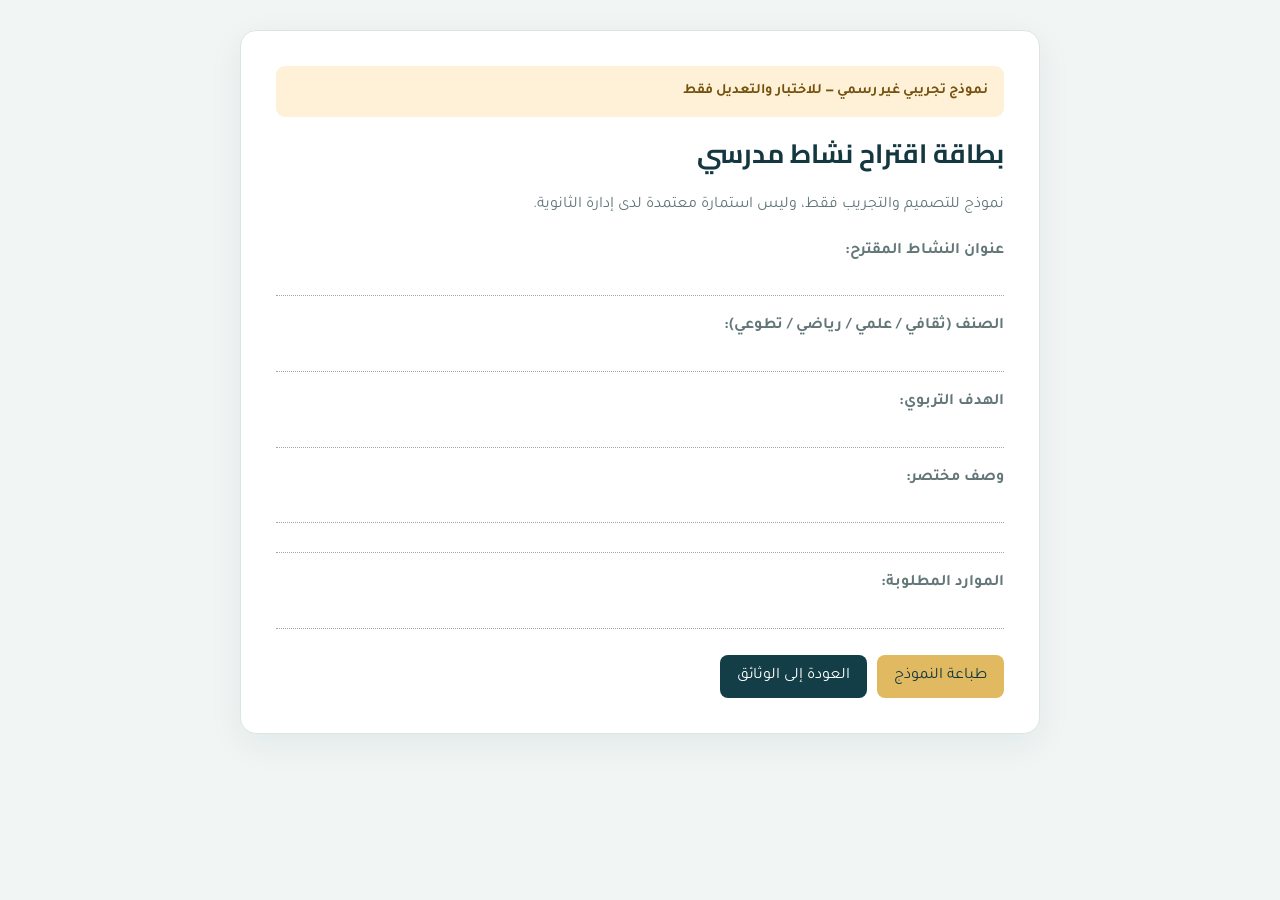
<file: samples/activity-proposal.html>
<!doctype html><html lang="ar" dir="rtl"><head><meta charset="utf-8"><meta name="viewport" content="width=device-width,initial-scale=1"><meta name="robots" content="noindex,nofollow"><title>بطاقة اقتراح نشاط مدرسي – نموذج تجريبي</title><link rel="preconnect" href="https://fonts.googleapis.com">
<link rel="preconnect" href="https://fonts.gstatic.com" crossorigin>
<link href="https://fonts.googleapis.com/css2?family=Cairo:wght@600;700;800&amp;family=Tajawal:wght@400;500;700&amp;display=swap" rel="stylesheet">
<style>
:root{--font-display:"Cairo",Tahoma,Arial,sans-serif;--font-body:"Tajawal",Tahoma,Arial,sans-serif}
*{box-sizing:border-box}body{font-family:var(--font-body);color:#153840;margin:0;background:#f1f5f4;line-height:1.8}.sheet{width:min(800px,calc(100% - 28px));margin:30px auto;background:white;padding:35px;border:1px solid #dbe6e2;border-radius:16px;box-shadow:0 10px 35px #133e4711}.banner{background:#fff1d7;color:#755110;padding:12px 16px;border-radius:9px;font-size:.9rem;font-weight:bold}h1{font-size:1.55rem;margin-bottom:0}p{color:#637779}.table{border-collapse:collapse;width:100%;margin:24px 0}.table th,.table td{border:1px solid #c5d6d1;padding:12px;text-align:right}.table th{background:#f1f6f5}.actions{display:flex;gap:10px;flex-wrap:wrap;margin-top:26px}a,button{display:inline-block;padding:8px 17px;border:0;border-radius:8px;background:#133e47;color:white;text-decoration:none;cursor:pointer;font:inherit}button{background:#e0b961;color:#153840}.line{display:block;border-bottom:1px dotted #9aabaa;min-height:30px}@media print{body{background:#fff}.sheet{width:100%;margin:0;border:0;box-shadow:none;padding:0}.actions{display:none}}@media(max-width:580px){.sheet{padding:20px}h1{font-size:1.26rem}}
/* Final overrides must follow the inherited compact stylesheet rules */
body{font-family:var(--font-body);line-height:1.95}
h1{font-family:var(--font-body);font-weight:700;font-size:2rem;line-height:1.65}
table,button,a{font-family:var(--font-body)}
@media(max-width:580px){h1{font-size:1.7rem}}

/* Arabic-readable printable templates */
body{font-family:var(--font-body);font-size:16px;line-height:1.85}
h1{font-family:var(--font-display);font-weight:700;font-size:1.65rem;line-height:1.55}
table,th,td,button,a{font-family:var(--font-body);line-height:1.7}
@media(max-width:580px){h1{font-size:1.4rem}}
</style></head><body><main class="sheet"><div class="banner">نموذج تجريبي غير رسمي — للاختبار والتعديل فقط</div><h1>بطاقة اقتراح نشاط مدرسي</h1><p>نموذج للتصميم والتجريب فقط، وليس استمارة معتمدة لدى إدارة الثانوية.</p><p><strong>عنوان النشاط المقترح:</strong><span class="line"></span></p><p><strong>الصنف (ثقافي / علمي / رياضي / تطوعي):</strong><span class="line"></span></p><p><strong>الهدف التربوي:</strong><span class="line"></span></p><p><strong>وصف مختصر:</strong><span class="line"></span><span class="line"></span></p><p><strong>الموارد المطلوبة:</strong><span class="line"></span></p><div class="actions"><button type="button" onclick="window.print()">طباعة النموذج</button><a href="../documents.html">العودة إلى الوثائق</a></div></main></body></html>
</file>
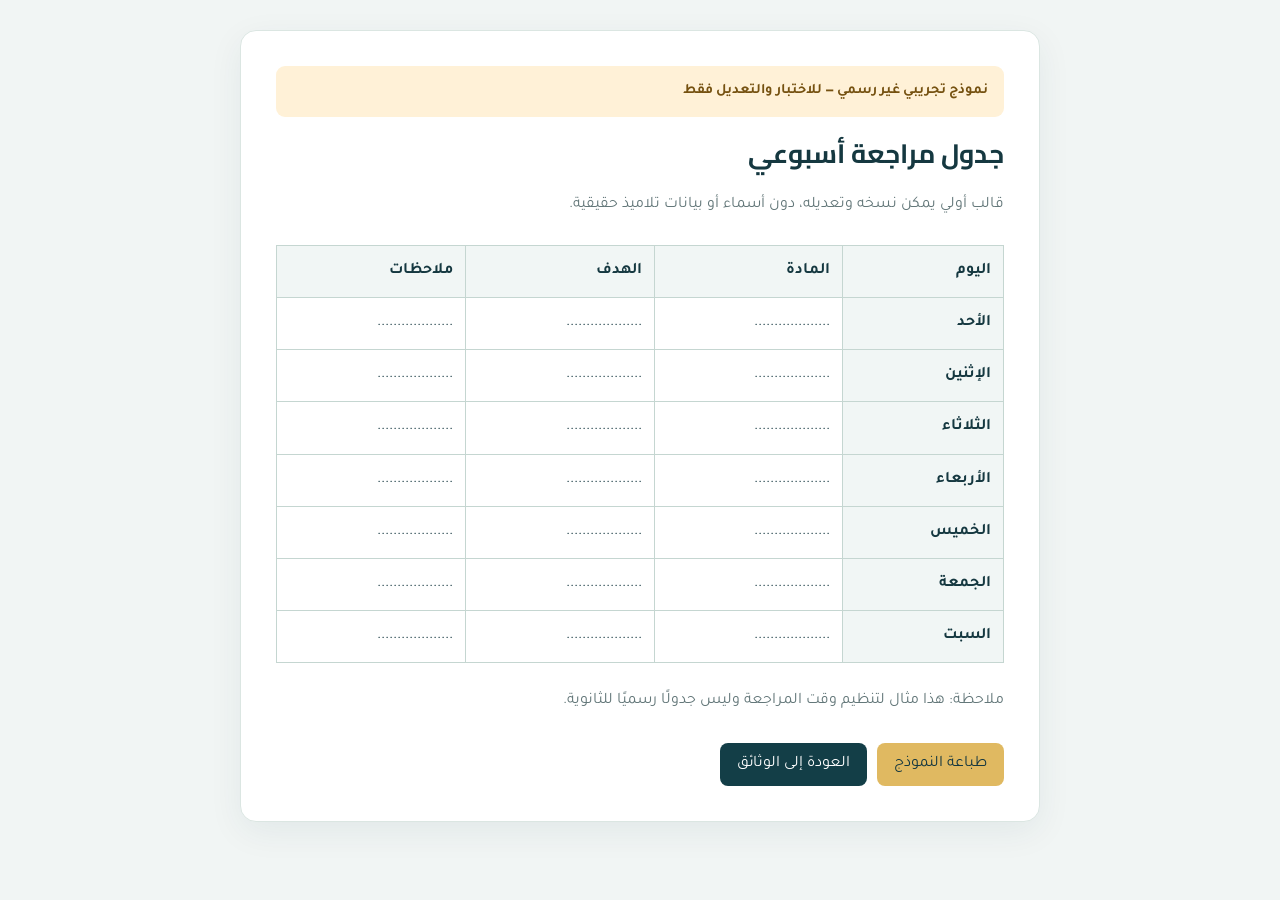
<file: samples/weekly-study-plan.html>
<!doctype html><html lang="ar" dir="rtl"><head><meta charset="utf-8"><meta name="viewport" content="width=device-width,initial-scale=1"><meta name="robots" content="noindex,nofollow"><title>جدول مراجعة أسبوعي – نموذج تجريبي</title><link rel="preconnect" href="https://fonts.googleapis.com">
<link rel="preconnect" href="https://fonts.gstatic.com" crossorigin>
<link href="https://fonts.googleapis.com/css2?family=Cairo:wght@600;700;800&amp;family=Tajawal:wght@400;500;700&amp;display=swap" rel="stylesheet">
<style>
:root{--font-display:"Cairo",Tahoma,Arial,sans-serif;--font-body:"Tajawal",Tahoma,Arial,sans-serif}
*{box-sizing:border-box}body{font-family:var(--font-body);color:#153840;margin:0;background:#f1f5f4;line-height:1.8}.sheet{width:min(800px,calc(100% - 28px));margin:30px auto;background:white;padding:35px;border:1px solid #dbe6e2;border-radius:16px;box-shadow:0 10px 35px #133e4711}.banner{background:#fff1d7;color:#755110;padding:12px 16px;border-radius:9px;font-size:.9rem;font-weight:bold}h1{font-size:1.55rem;margin-bottom:0}p{color:#637779}.table{border-collapse:collapse;width:100%;margin:24px 0}.table th,.table td{border:1px solid #c5d6d1;padding:12px;text-align:right}.table th{background:#f1f6f5}.actions{display:flex;gap:10px;flex-wrap:wrap;margin-top:26px}a,button{display:inline-block;padding:8px 17px;border:0;border-radius:8px;background:#133e47;color:white;text-decoration:none;cursor:pointer;font:inherit}button{background:#e0b961;color:#153840}.line{display:block;border-bottom:1px dotted #9aabaa;min-height:30px}@media print{body{background:#fff}.sheet{width:100%;margin:0;border:0;box-shadow:none;padding:0}.actions{display:none}}@media(max-width:580px){.sheet{padding:20px}h1{font-size:1.26rem}}
/* Final overrides must follow the inherited compact stylesheet rules */
body{font-family:var(--font-body);line-height:1.95}
h1{font-family:var(--font-body);font-weight:700;font-size:2rem;line-height:1.65}
table,button,a{font-family:var(--font-body)}
@media(max-width:580px){h1{font-size:1.7rem}}

/* Arabic-readable printable templates */
body{font-family:var(--font-body);font-size:16px;line-height:1.85}
h1{font-family:var(--font-display);font-weight:700;font-size:1.65rem;line-height:1.55}
table,th,td,button,a{font-family:var(--font-body);line-height:1.7}
@media(max-width:580px){h1{font-size:1.4rem}}
</style></head><body><main class="sheet"><div class="banner">نموذج تجريبي غير رسمي — للاختبار والتعديل فقط</div><h1>جدول مراجعة أسبوعي</h1><p>قالب أولي يمكن نسخه وتعديله، دون أسماء أو بيانات تلاميذ حقيقية.</p><table class="table"><thead><tr><th>اليوم</th><th>المادة</th><th>الهدف</th><th>ملاحظات</th></tr></thead><tbody><tr><th>الأحد</th><td>...................</td><td>...................</td><td>...................</td></tr><tr><th>الإثنين</th><td>...................</td><td>...................</td><td>...................</td></tr><tr><th>الثلاثاء</th><td>...................</td><td>...................</td><td>...................</td></tr><tr><th>الأربعاء</th><td>...................</td><td>...................</td><td>...................</td></tr><tr><th>الخميس</th><td>...................</td><td>...................</td><td>...................</td></tr><tr><th>الجمعة</th><td>...................</td><td>...................</td><td>...................</td></tr><tr><th>السبت</th><td>...................</td><td>...................</td><td>...................</td></tr></tbody></table><p>ملاحظة: هذا مثال لتنظيم وقت المراجعة وليس جدولًا رسميًا للثانوية.</p><div class="actions"><button type="button" onclick="window.print()">طباعة النموذج</button><a href="../documents.html">العودة إلى الوثائق</a></div></main></body></html>
</file>
<file: assets/css/main.css>
:root{--navy:#133e47;--deep:#092d36;--teal:#19646a;--gold:#e0b961;--paper:#fff;--ink:#17363b;--muted:#62747a;--wash:#f4f8f7;--line:#e0e9e6;--shadow:0 15px 45px rgba(13,58,65,.07);font-synthesis:none}*{box-sizing:border-box}html{scroll-behavior:smooth}body{margin:0;font-family:Tahoma,"Segoe UI",Arial,sans-serif;color:var(--ink);background:#fff;line-height:1.85}button,input,select{font:inherit}a{color:inherit;text-decoration:none}a:focus-visible,button:focus-visible,input:focus-visible,select:focus-visible{outline:3px solid #bd932d;outline-offset:3px}button{cursor:pointer}h1,h2,h3,p{margin-top:0}p{color:var(--muted)}.container{width:min(1170px,calc(100% - 44px));margin-inline:auto}.skip-link{position:absolute;top:-100px;right:14px;z-index:100;padding:8px 16px;color:#fff;background:#133e47}.skip-link:focus{top:8px}.gov-line{background:var(--deep);color:#c2d7d8;font-size:.74rem;padding:8px 0;text-align:center}.gov-line span{margin:0 8px;color:var(--gold)}.site-header{position:relative;z-index:50;background:white;box-shadow:0 2px 15px rgba(7,35,41,.055)}.masthead{display:flex;justify-content:space-between;align-items:center;gap:18px;min-height:90px}.brand{display:inline-flex;align-items:center;gap:12px;min-width:0}.brand-emblem{display:grid;place-items:center;flex:0 0 48px;width:48px;height:54px;background:var(--navy);border:2px solid var(--gold);border-radius:13px 13px 21px 21px;color:var(--gold);font-size:2rem;font-weight:700}.brand strong{display:block;line-height:1.45;color:var(--navy);font-size:1.15rem}.brand small{display:block;color:var(--muted);font-size:.78rem}.head-actions{display:flex;gap:10px;align-items:center}.header-shortcut{display:inline-flex;gap:10px;padding:9px 17px;border:1px solid #e5d3a5;border-radius:100px;font-size:.87rem;font-weight:700;background:#fffaf0;color:var(--navy)}.desktop-nav{background:var(--navy)}.nav-list{display:flex;align-items:stretch;justify-content:space-between;gap:2px}.nav-item{display:inline-flex;align-items:center;justify-content:center;gap:8px;padding:14px 10px;color:white;font-size:.84rem;font-weight:700;white-space:nowrap;transition:background .2s ease}.nav-item:hover,.nav-item[aria-current="page"]{background:#27606a;color:#fff4d8}.nav-symbol{font-size:1.13rem;color:var(--gold);font-weight:400}.mobile-toggle,.mobile-menu,.nav-overlay{display:none}.crumb{display:flex;align-items:center;gap:11px;padding-block:15px;font-size:.78rem;color:#6f7e80}.crumb a:hover{color:var(--teal);text-decoration:underline}.crumb span:last-child{color:var(--navy);font-weight:700}.hero{background:radial-gradient(ellipse at 20% 50%,#2b6465 0,transparent 45%),linear-gradient(116deg,#143e48,#092a33);color:#fff;overflow:hidden}.hero-grid{min-height:505px;display:grid;grid-template-columns:1.18fr .82fr;align-items:center;gap:30px}.hero-content{padding:54px 0}.hero-chip,.eyebrow{display:inline-block;color:#b38932;font-size:.8rem;letter-spacing:.2px;font-weight:700}.hero-chip{padding:6px 13px;background:rgba(224,185,97,.12);color:#f7db9a;border:1px solid rgba(224,185,97,.22);border-radius:100px}.hero h1{margin:20px 0;font-size:clamp(2.25rem,4vw,3.8rem);line-height:1.45;color:white}.hero h1 em{color:var(--gold);font-style:normal}.hero p{max-width:640px;color:#d3e2e1;font-size:1.04rem;line-height:2}.hero-buttons{display:flex;gap:12px;flex-wrap:wrap;margin:26px 0}.button{display:inline-flex;align-items:center;justify-content:center;gap:12px;padding:11px 22px;border-radius:10px;font-size:.91rem;font-weight:700;transition:transform .2s ease,background .2s ease}.button:hover{transform:translateY(-2px)}.button-gold{background:var(--gold);color:#15343b}.button-gold:hover{background:#f3cc79}.button-border{color:white;border:1px solid rgba(255,255,255,.4)}.button-dark{background:var(--navy);color:white}.hero-perks{display:flex;flex-wrap:wrap;gap:16px;font-size:.78rem;color:#c6ddda}.hero-visual{display:grid;place-items:center;min-height:440px;position:relative}.hero-visual:before{content:"";position:absolute;width:350px;height:350px;border:1px solid rgba(232,190,103,.25);border-radius:50%}.hero-visual:after{content:"";position:absolute;width:420px;height:420px;border:1px dashed rgba(255,255,255,.1);border-radius:50%}.visual-frame{position:relative;z-index:1;width:min(315px,90%);min-height:320px;padding:30px;text-align:center;background:linear-gradient(155deg,#fbfcf6,#e9f1eb);border:9px solid #d4bb7c;border-radius:150px 150px 24px 24px;box-shadow:0 28px 56px rgba(0,0,0,.28);color:var(--navy)}.visual-book{display:block;font-size:5rem;line-height:1.4;color:#307077}.visual-motto{font-weight:700;font-size:.86rem}.visual-line{width:58px;height:3px;background:var(--gold);margin:21px auto}.visual-frame p{font-size:1.3rem;font-weight:700;color:var(--navy);line-height:1.8}.banner{border-bottom:1px solid var(--line);background:#fcf8ee}.banner-inner{display:flex;align-items:center;gap:17px;padding-block:14px}.banner strong{color:#855c0a;white-space:nowrap;font-size:.84rem}.banner p{margin:0;flex:1;font-size:.83rem;color:#635943}.banner a{font-weight:700;font-size:.83rem;color:var(--teal)}.section{padding-top:76px;padding-bottom:76px}.section-tint{background:var(--wash)}.section-heading{display:flex;align-items:end;justify-content:space-between;gap:18px;margin-bottom:27px}.section-heading h2{font-size:clamp(1.48rem,2.4vw,2.1rem);line-height:1.45;margin:5px 0}.section-heading p{margin:0;font-size:.92rem}.inline-link{display:inline-flex;gap:8px;align-items:center;font-size:.87rem;color:#1d7270;font-weight:700;white-space:nowrap}.inline-link:hover{text-decoration:underline}.links-grid{display:grid;grid-template-columns:repeat(3,minmax(0,1fr));gap:16px}.link-card{display:flex;align-items:center;gap:14px;background:#fff;border:1px solid var(--line);border-radius:17px;padding:20px;min-height:117px;box-shadow:var(--shadow);transition:transform .2s,border-color .2s}.link-card:hover{transform:translateY(-4px);border-color:var(--gold)}.feature-icon{flex:0 0 52px;display:grid;place-items:center;width:52px;height:52px;background:#f0f6f3;border-radius:14px;font-size:1.65rem;color:var(--teal)}.link-card strong,.link-card small{display:block}.link-card strong{line-height:1.5;font-size:.96rem}.link-card small{font-size:.78rem;color:var(--muted);margin-top:4px}.link-arrow{margin-inline-start:auto;color:#af822b;font-size:1.25rem}.items-grid{display:grid;grid-template-columns:repeat(3,minmax(0,1fr));gap:20px}.item-card{background:#fff;border:1px solid var(--line);border-radius:17px;padding:25px;box-shadow:var(--shadow);overflow-wrap:anywhere}.item-card h3{font-size:1.15rem;margin:10px 0}.item-card p{font-size:.88rem;min-height:46px}.item-card:hover{border-color:#c5ad74}.item-meta{display:flex;flex-wrap:wrap;gap:10px;color:#527277;font-size:.73rem;margin-bottom:12px}.pill{padding:2px 9px;border-radius:50px;background:#eff5f3}.empty-state{text-align:center;grid-column:1/-1;background:white;border:1px dashed #cbdad5;border-radius:17px;padding:42px 16px}.empty-state h3{font-size:1.05rem;margin:9px 0 4px}.empty-state p{margin:0;font-size:.85rem}.empty-icon{margin:auto;display:grid;place-items:center;background:#f1f5f2;border-radius:50%;width:56px;height:56px;color:var(--teal);font-size:1.9rem}.cta{display:flex;align-items:center;justify-content:space-between;gap:28px;background:linear-gradient(110deg,#133e47,#225d5d);border-radius:24px;padding:38px;color:white}.cta h2{margin:7px 0 10px;color:#fff;font-size:1.7rem}.cta p{margin:0;color:#d7e5e3}.cta .eyebrow{color:var(--gold)}.about-strip{display:grid;grid-template-columns:1.3fr .7fr;gap:25px;align-items:center}.about-strip h2{font-size:1.7rem;margin:6px 0}.about-strip p{font-size:.94rem}.about-callout{background:#f7f5ef;border:1px solid #eee0bb;border-radius:20px;padding:27px}.about-callout span{display:block;font-size:2.4rem;color:#a7812c}.about-callout strong{display:block;margin:8px 0}.about-callout p{margin:0;font-size:.85rem}.subhero{background:linear-gradient(120deg,#173f49,#205c62);color:#fff;padding:54px 0}.subhero .eyebrow{color:#e7c783}.subhero h1{color:white;font-size:clamp(1.9rem,3.8vw,2.9rem);margin:8px 0}.subhero p{color:#d7e7e5;max-width:740px;margin:0}.split{display:grid;grid-template-columns:1.75fr 1fr;align-items:start;gap:24px}.paper{padding:32px;background:white;border:1px solid var(--line);border-radius:18px;box-shadow:var(--shadow)}.paper h2{font-size:1.55rem}.paper h3{font-size:1.15rem}.paper p{font-size:.96rem}.tick-list{padding-inline-start:25px;color:var(--muted)}.tick-list li{margin-bottom:8px}.side-column{display:grid;gap:18px}.mini-panel{padding:23px;border:1px solid var(--line);background:var(--wash);border-radius:16px}.mini-panel strong{display:block;margin-bottom:8px}.mini-panel p{font-size:.89rem;margin:0}.filter-panel{display:flex;align-items:end;gap:16px;flex-wrap:wrap;padding:20px;background:var(--wash);border-radius:16px;border:1px solid var(--line);margin-bottom:22px}.filter-panel label{display:grid;gap:7px;font-size:.85rem;font-weight:700;flex:1 1 190px}.filter-panel input,.filter-panel select{min-width:0;width:100%;border:1px solid #cadbd7;border-radius:9px;background:#fff;color:var(--ink);padding:11px 13px;min-height:46px}.counter{font-size:.82rem}.privacy-panel{display:flex;align-items:start;gap:13px;padding:20px 22px;background:#f9f4e8;border:1px solid #e7d7af;border-radius:14px;margin-bottom:28px;color:#725b26}.privacy-panel>span{font-size:1.7rem}.privacy-panel strong{color:#614b19}.privacy-panel p{font-size:.88rem;margin:0;color:#6d6047}.space-top{margin-top:24px}.narrow{max-width:790px}.center{text-align:center}.contact-entry{display:flex;gap:15px;align-items:flex-start;padding:16px 0;border-bottom:1px solid var(--line)}.contact-entry:last-child{border-bottom:0}.contact-entry>span{color:var(--teal);font-size:1.55rem;min-width:28px}.contact-entry strong{display:block}.contact-entry p{margin:0;font-size:.91rem}.prose h2{margin:25px 0 8px}.prose h2:first-child{margin-top:0}.footer{background:#0b3039;color:#fff}.footer-main{display:grid;grid-template-columns:1.6fr 1fr 1fr 1fr;gap:30px;padding:56px 0}.footer .brand strong{color:#fff}.footer .brand small{color:#b7ced0}.footer .brand-emblem{background:#184752}.footer p,.footer-caption{font-size:.83rem;color:#bbccce}.footer h2{font-size:.96rem;color:#f3d48d;margin:0 0 16px}.footer-main>div:not(:first-child)>a{display:block;color:#d0dfe0;font-size:.84rem;margin-bottom:8px}.footer-main a:hover{color:var(--gold)}.footer-bottom{border-top:1px solid rgba(255,255,255,.12);padding:17px 0;display:flex;justify-content:space-between;gap:20px;color:#b7c9ca;font-size:.76rem}
@media(max-width:1080px){.nav-item{font-size:.76rem;padding-inline:6px;gap:5px}.nav-symbol{font-size:.95rem}.links-grid{grid-template-columns:repeat(2,minmax(0,1fr))}.footer-main{grid-template-columns:repeat(2,minmax(0,1fr))}.hero-grid{grid-template-columns:1fr .7fr}}
@media(max-width:760px){.container{width:min(100% - 30px,1170px)}.gov-line{font-size:.64rem;line-height:1.5}.gov-line span{margin:0 3px}.masthead{min-height:69px}.brand-emblem{width:40px;height:44px;flex-basis:40px;font-size:1.7rem;border-radius:10px 10px 16px 16px}.brand strong{font-size:.9rem}.brand small{font-size:.69rem}.header-shortcut{display:none}.desktop-nav{display:none}.mobile-toggle{display:grid;place-items:center;background:var(--navy);color:#fff;border:0;border-radius:10px;width:42px;height:42px;font-size:1.6rem}.mobile-menu{display:flex;position:fixed;right:0;top:0;bottom:0;width:min(320px,88vw);background:#fff;z-index:1001;padding:18px 16px;flex-direction:column;gap:2px;overflow-y:auto;transform:translateX(110%);visibility:hidden;transition:transform .22s,visibility .22s;box-shadow:-10px 0 40px rgba(0,0,0,.1)}.mobile-menu.is-open{transform:translateX(0);visibility:visible}.mobile-menu .nav-item{display:flex;justify-content:flex-start;color:var(--ink);font-size:.93rem;border-radius:9px;padding:12px 14px}.mobile-menu .nav-item:hover,.mobile-menu .nav-item[aria-current="page"]{background:#eaf3ef;color:var(--navy)}.menu-heading{display:flex;align-items:center;justify-content:space-between;padding:6px 7px 15px;border-bottom:1px solid var(--line);margin-bottom:10px}.menu-heading button{border:0;background:#ecf3f1;border-radius:8px;font-size:1.5rem;width:37px;height:37px}.nav-overlay{display:none;position:fixed;inset:0;background:rgba(1,16,20,.55);border:0;z-index:1000}.nav-overlay.is-open{display:block}body.menu-open{overflow:hidden}.hero-grid{display:block;min-height:auto}.hero-content{padding:51px 0 43px}.hero h1{font-size:clamp(2.05rem,8vw,3.2rem);margin:16px 0}.hero p{font-size:.95rem}.hero-visual{display:none}.section{padding-top:50px;padding-bottom:50px}.section-heading{align-items:start;flex-direction:column;gap:10px}.links-grid,.items-grid{grid-template-columns:1fr}.link-card{min-height:96px;padding:15px}.banner-inner{align-items:start;gap:8px;flex-wrap:wrap}.banner-inner p{flex-basis:100%;order:2}.banner-inner a{margin-inline-start:auto}.cta,.about-strip{display:block}.cta .button{margin-top:18px}.about-callout{margin-top:20px}.split{grid-template-columns:1fr}.paper{padding:24px}.footer-main{grid-template-columns:repeat(2,minmax(0,1fr));gap:26px}.footer-brand{grid-column:1/-1}.footer-bottom{flex-direction:column;gap:6px}.subhero{padding:42px 0}.filter-panel{padding:15px}.feature-icon{width:47px;height:47px;flex-basis:47px}.privacy-panel{padding:16px}}
@media(max-width:420px){.gov-line{font-size:.58rem}.brand strong{font-size:.77rem}.brand small{font-size:.62rem}.hero-buttons .button{width:100%}.hero-perks{font-size:.71rem;gap:9px}.footer-main{grid-template-columns:1fr}.footer-brand{grid-column:auto}}
@media(prefers-reduced-motion:reduce){html{scroll-behavior:auto}*,*:before,*:after{animation-duration:.01ms!important;transition-duration:.01ms!important}}

/* Mock content: visible and unmistakable labels, responsive statistics */
.demo-site-notice{background:#fff0cd;color:#664c19;border-block:1px solid #e5cc91;font-size:.84rem;font-weight:700;padding:11px 0}
.demo-pill{display:inline-block;background:#fff2d7;color:#815909;border:1px solid #e6ce99;border-radius:100px;padding:2px 10px;font-weight:700}
.demo-result-card{border-color:#dec791}
.demo-stats{display:grid;grid-template-columns:repeat(3,minmax(0,1fr));gap:10px;margin:14px 0 19px}
.demo-stat{background:#f5f8f6;border-radius:12px;padding:12px 9px;text-align:center}
.demo-stat strong{display:block;font-size:1.28rem;color:var(--navy);line-height:1.4}
.demo-stat span{display:block;font-size:.72rem;color:var(--muted)}
.single-result{grid-template-columns:1fr}
.single-result .demo-result-card{max-width:100%}
@media(max-width:520px){.demo-site-notice{font-size:.77rem}.demo-stats{gap:6px}.demo-stat{padding:10px 5px}.demo-stat strong{font-size:1.02rem}.demo-stat span{font-size:.67rem}}




/* Arabic-first typographic system: display (Cairo), body (Tajawal). */
:root{
  --font-display:"Cairo","Noto Kufi Arabic",Tahoma,Arial,sans-serif;
  --font-body:"Tajawal","Noto Sans Arabic",Tahoma,Arial,sans-serif;
}
html{-webkit-text-size-adjust:100%;text-size-adjust:100%}
body,button,input,select,textarea{font-family:var(--font-body)}
body{font-size:16px;line-height:1.85}
h1,h2,h3,h4,h5,h6,.brand strong,.section-heading h2,.subhero h1,.hero h1,
.cta h2,.about-strip h2,.paper h2,.paper h3,.item-card h3,.footer h2,.empty-state h3{
 font-family:var(--font-display);font-weight:700;line-height:1.5;letter-spacing:0
}
p,li,.contact-entry p,.paper p,.intro-copy,.item-card p{line-height:1.9}
.brand strong{font-size:1.05rem;line-height:1.55;font-weight:700}
.brand small{font-size:.81rem;line-height:1.4}
.nav-item{font-size:.88rem;line-height:1.55;font-weight:700}
.header-shortcut,.site-action-button,.button,.inline-link{font-weight:700;line-height:1.4}
.gov-line{font-size:.79rem;line-height:1.7}
.hero h1{font-size:clamp(2.15rem,4.3vw,3.55rem);line-height:1.46}
.hero p{font-size:1.04rem;line-height:1.95}
.subhero h1{font-size:clamp(1.9rem,3.8vw,2.75rem);line-height:1.5}
.section-heading h2{font-size:clamp(1.45rem,2.45vw,2.05rem);line-height:1.55}
.link-card strong{font-size:.97rem;line-height:1.65;font-weight:700}
.link-card small{font-size:.84rem;line-height:1.65}
.item-card h3{font-size:1.17rem;line-height:1.55}
.item-card p{font-size:.95rem}
.paper h2{font-size:1.48rem}.paper h3{font-size:1.2rem}
.cta h2,.about-strip h2{font-size:1.68rem}
.footer h2{font-size:1.02rem;line-height:1.6}
.footer p,.footer-main>div:not(:first-child)>a{font-size:.91rem;line-height:1.75}
.footer-bottom,.eyebrow,.pill,.demo-pill{line-height:1.5}
.site-action-buttons{display:flex;align-items:center;gap:8px}
.site-action-button{display:inline-flex;justify-content:center;align-items:center;gap:8px;min-height:43px;padding:8px 12px;border:1px solid #d6c392;border-radius:10px;background:#fffaf0;color:var(--navy);font-size:.82rem;font-weight:700;white-space:nowrap;transition:background .2s}
.site-action-button:hover{background:#f5eccf}
.site-action-button svg{width:19px;height:19px;flex-shrink:0}
.site-action-button.action-install{background:var(--navy);color:#fff;border-color:var(--navy)}
.site-action-button.action-install:hover{background:#225763}
.site-action-button[aria-disabled="true"]{opacity:.75}
.footer-main{grid-template-columns:minmax(190px,1.5fr) repeat(4,minmax(0,1fr));gap:24px}
.footer-external a{display:flex!important;align-items:flex-start;gap:7px;line-height:1.65}
.footer-external a span{font-size:1rem;color:var(--gold)}
.site-dialog{width:min(480px,calc(100% - 30px));max-height:calc(100vh - 40px);padding:24px;border:1px solid var(--line);border-radius:17px;box-shadow:0 26px 70px #0004;color:var(--ink)}
.site-dialog::backdrop{background:#09232dc9}
.site-dialog h2{font-family:var(--font-display);font-size:1.22rem;font-weight:700;line-height:1.55;margin:0;color:var(--navy)}
.site-dialog p{font-size:.9rem;margin:12px 0}
.site-dialog-head{display:flex;justify-content:space-between;align-items:start;gap:12px}
.site-dialog-close{border:0;border-radius:9px;background:var(--wash);font-size:1.5rem;width:38px;height:38px}
.site-dialog-link{width:100%;padding:11px;border:1px solid var(--line);border-radius:9px;background:#f8faf8;color:var(--ink);direction:ltr;text-align:left;font:inherit;font-size:.85rem}
.site-dialog-copy{border:0;background:var(--gold);color:var(--navy);border-radius:9px;padding:10px 17px;font-weight:700;margin-top:10px}
.site-dialog-status{min-height:1.3em;color:var(--teal);font-size:.79rem!important}
@media(max-width:1080px){
  .footer-main{grid-template-columns:repeat(2,minmax(0,1fr))}
  .header-shortcut{display:none}
}
@media(max-width:760px){
  .brand strong{font-size:.9rem}
  .masthead{gap:7px}
  .masthead>.brand{flex:1;min-width:0;gap:8px}
  .masthead>.brand>span:last-child{min-width:0}
  .masthead>.brand strong,.masthead>.brand small{overflow:hidden;text-overflow:ellipsis;white-space:nowrap}
  .head-actions{gap:6px}
  .site-action-buttons{gap:5px}
  .site-action-button{width:39px;height:42px;min-height:42px;padding:7px}
  .site-action-button svg{width:20px;height:20px}
  .site-action-button span{display:none}
  .footer-main{grid-template-columns:repeat(2,minmax(0,1fr))}
  .footer-brand{grid-column:1/-1}
}
@media(max-width:420px){
  .brand strong{font-size:.79rem}.brand small{font-size:.62rem}
  .masthead .brand-emblem{width:35px;height:41px;flex-basis:35px}
  .footer-main{grid-template-columns:1fr}.footer-brand{grid-column:auto}
}

/* Responsive rhythm: avoid tall mobile headers or cramped navigation text. */
@media(max-width:1080px){
  .nav-item{font-size:.82rem}
  .footer h2{font-size:1.03rem}
}
@media(max-width:760px){
  body{font-size:16px;line-height:1.8}
  .gov-line{font-size:.69rem;line-height:1.5}
  .brand strong{font-size:.91rem;line-height:1.45}
  .brand small{font-size:.72rem}
  .hero h1{font-size:clamp(2rem,7.6vw,2.8rem);line-height:1.5}
  .hero p{font-size:.99rem;line-height:1.85}
  .subhero h1{font-size:clamp(1.9rem,6vw,2.6rem)}
  .section-heading h2{font-size:1.67rem;line-height:1.55}
  .link-card strong{font-size:1rem}
  .item-card h3{font-size:1.2rem}
  .paper h2{font-size:1.38rem}
  .cta h2,.about-strip h2{font-size:1.5rem}
  .mobile-menu .nav-item{font-size:1.02rem;line-height:1.6}
  .footer h2{font-size:1.05rem}
}
@media(max-width:420px){
  .brand strong{font-size:.84rem}
  .brand small{font-size:.66rem}
  .hero h1{font-size:clamp(1.9rem,7.6vw,2.35rem)}
  .gov-line{font-size:.64rem}
}

/* Social share panel */
.share-preview{display:flex;align-items:center;gap:12px;background:#f3f8f6;border:1px solid var(--line);border-radius:12px;padding:12px;margin:14px 0}
.share-preview img{width:64px;height:64px;flex:0 0 64px;border-radius:11px}
.share-preview div{min-width:0}
.share-preview strong{display:block;font:700 .92rem/1.5 var(--font-body);color:var(--navy)}
.share-preview p{font:.85rem/1.65 var(--font-body);color:var(--muted);margin:3px 0 0}
.share-social-grid{display:grid;grid-template-columns:repeat(3,minmax(0,1fr));gap:8px;margin:15px 0}
.share-social-link{display:flex;align-items:center;justify-content:center;min-height:42px;text-align:center;padding:8px;border:1px solid #c6d8d1;border-radius:9px;background:white;color:var(--navy);font-weight:700;font-size:.88rem}
.share-social-link:hover{background:#e8f1ed;border-color:var(--teal)}
.share-preview[hidden],.share-social-grid[hidden]{display:none!important}
@media(max-width:420px){.share-social-grid{grid-template-columns:repeat(2,minmax(0,1fr))}.site-dialog{padding:17px}.share-preview img{width:54px;height:54px;flex-basis:54px}}

/* AdSense placement: reserved space, centered responsive width, no header CLS. */
.ad-placement{
  position:relative;isolation:isolate;z-index:0;
  box-sizing:border-box;width:100%;max-width:100%;
  display:block;clear:both;
  padding:16px 16px 20px;
  background:#f6f9f8;
  border-block-end:1px solid var(--line);
  color:var(--muted);
}
.ad-placement--before-footer{
  background:#f7faf8;
  border-block-start:1px solid var(--line);
  border-block-end:0;
  padding-block:22px 25px;
}
.ad-placement__inner{
  width:100%;max-width:970px;min-width:0;
  margin-inline:auto;
}
.ad-placement__label{
  display:block;min-height:20px;line-height:20px;
  font-family:var(--font-body);font-size:.72rem;
  color:#607579;text-align:center;
  margin-block-end:7px;
}
.ad-placement__creative{
  box-sizing:border-box;display:block;
  width:100%;max-width:100%;min-width:0;
  min-height:310px;margin-inline:auto;
}
.ad-placement--before-footer .ad-placement__creative{min-height:290px}
.ad-placement .adsbygoogle{
  display:block;width:100%;max-width:100%;min-width:0;
  margin:0 auto;
}
@media(max-width:760px){
  .ad-placement{padding:12px 10px 15px}
  .ad-placement--before-footer{padding-block:17px 20px}
  .ad-placement__creative{min-height:275px}
  .ad-placement--before-footer .ad-placement__creative{min-height:265px}
}
@media(max-width:340px){
  .ad-placement{padding-inline:7px}
}

/* New school emblem: responsive, fixed-size and layout-stable in header/footer. */
.brand .brand-emblem--image{
 display:grid;place-items:center;flex:0 0 52px;
 width:52px;height:52px;aspect-ratio:1/1;
 box-sizing:border-box;border:0;background:transparent;
 border-radius:12px;overflow:hidden;line-height:1;
}
.brand .brand-emblem--image img{
 display:block;width:100%;height:100%;max-width:100%;
 object-fit:contain;
}
.footer .brand .brand-emblem--image{background:transparent}
@media(max-width:760px){
 .masthead .brand .brand-emblem--image{width:42px;height:42px;flex-basis:42px}
}
@media(max-width:420px){
 .masthead .brand .brand-emblem--image{width:36px;height:36px;flex-basis:36px}
}

/* Two-line school identity in the masthead, without truncation on mobile. */
.masthead .brand-title-line{display:block;white-space:nowrap}
.masthead .brand strong{line-height:1.3}
.masthead .brand small{margin-top:2px}
@media(max-width:760px){
  .masthead{gap:6px}
  .masthead>.brand{flex:1 1 auto;min-width:0;gap:6px}
  .masthead>.brand>span:last-child{min-width:0}
  .masthead>.brand strong{
    font-size:clamp(.77rem,3.35vw,.92rem);
    line-height:1.38;
    overflow:visible;
    text-overflow:clip;
    white-space:normal;
  }
  .masthead>.brand .brand-title-line{white-space:nowrap}
  .masthead>.brand small{font-size:clamp(.59rem,2.5vw,.71rem);line-height:1.3}
  .masthead .head-actions{flex:0 0 auto}
}
@media(max-width:360px){
  .masthead{gap:4px}
  .masthead>.brand{gap:5px}
  .masthead .brand .brand-emblem--image{width:32px;height:32px;flex-basis:32px}
  .masthead .head-actions,.masthead .site-action-buttons{gap:4px}
  .masthead .site-action-button{width:36px;height:40px;min-height:40px;padding:7px}
  .masthead .mobile-toggle{width:38px;height:40px}
}


/* In-content first ad: hero and page headings stay unobstructed.
   Reserve a compact mobile slot; do not crop real AdSense creative heights. */
.ad-placement--in-content{
  background:#fff;
  border-block-start:1px solid var(--line);
  border-block-end:1px solid var(--line);
  padding:13px 16px 17px;
}
.ad-placement--in-content .ad-placement__inner{width:100%;max-width:760px}
.ad-placement--in-content .ad-placement__label{
  margin-block-end:5px;
  min-height:17px;
  line-height:17px;
}
.ad-placement--in-content .ad-placement__creative{min-height:180px}
@media(max-width:760px){
  .ad-placement--in-content{padding:8px 12px 11px}
  .ad-placement--in-content .ad-placement__creative{min-height:125px}
  .ad-placement--in-content .ad-placement__label{
    font-size:.66rem;
    min-height:16px;
    line-height:16px;
    margin-block-end:4px;
  }
}


/* Final responsive guard: ads and embedded creatives must never widen the page. */
html{
  width:100%;
  max-width:100%;
  overflow-x:clip;
}
body{
  width:100%;
  max-width:100%;
  min-width:0;
  overflow-x:clip;
}
main,header,footer,section,aside,nav,.container,
.ad-placement,.ad-placement__inner,.ad-placement__creative{
  min-width:0;
  max-width:100%;
}
img,video,iframe,canvas,svg{
  max-width:100%;
}
.links-grid,.items-grid,.hero-grid,.split,.about-strip,
.footer-main,.footer-bottom,.masthead,.head-actions,.site-action-buttons{
  min-width:0;
}
.ad-placement{
  box-sizing:border-box;
  width:100%;
  margin-inline:0;
  padding-inline:clamp(8px,2.5vw,16px);
  overflow:clip;
}
.ad-placement__inner{
  box-sizing:border-box;
  width:100%;
  margin-inline:auto;
}
.ad-placement__creative{
  box-sizing:border-box;
  width:100%;
  overflow:clip;
}
.ad-placement .adsbygoogle{
  box-sizing:border-box;
  display:block;
  width:100%;
  max-width:100%;
  min-width:0;
  margin-inline:auto;
}
.ad-placement iframe,
.ad-placement ins iframe,
.ad-placement img{
  max-width:100%!important;
}
@media(max-width:760px){
  .ad-placement{
    padding:8px 8px 10px;
  }
  .ad-placement--before-footer{
    padding-block:12px 14px;
  }
  .ad-placement__creative{
    min-height:0;
  }
  .ad-placement--before-footer .ad-placement__creative{
    min-height:0;
  }
  .ad-placement--in-content .ad-placement__creative{
    min-height:100px;
  }
}
@media(max-width:360px){
  .container{
    width:calc(100% - 24px);
  }
  .ad-placement{
    padding-inline:6px;
  }
  .masthead>.brand{
    flex:1 1 0;
    max-width:calc(100% - 94px);
  }
  .masthead>.brand .brand-title-line{
    font-size:clamp(.7rem,3.1vw,.78rem);
  }
}
</file>
